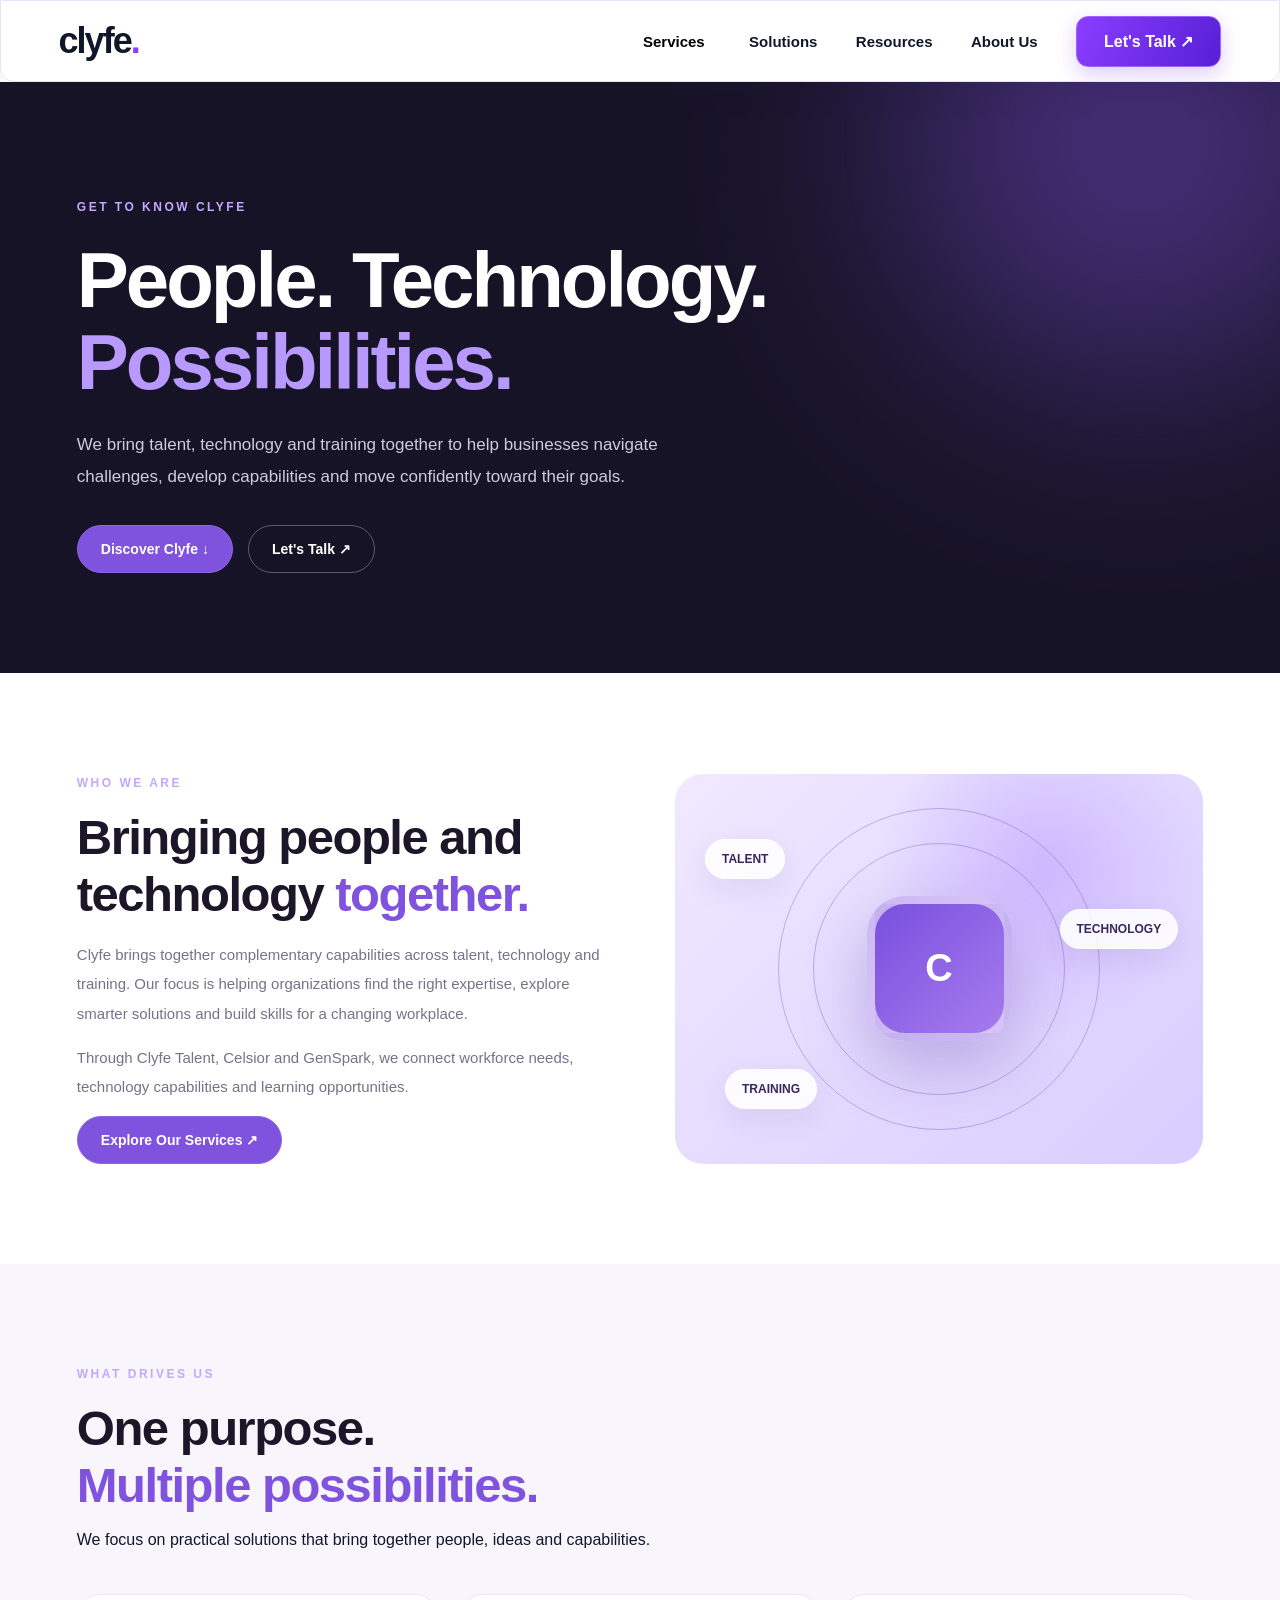
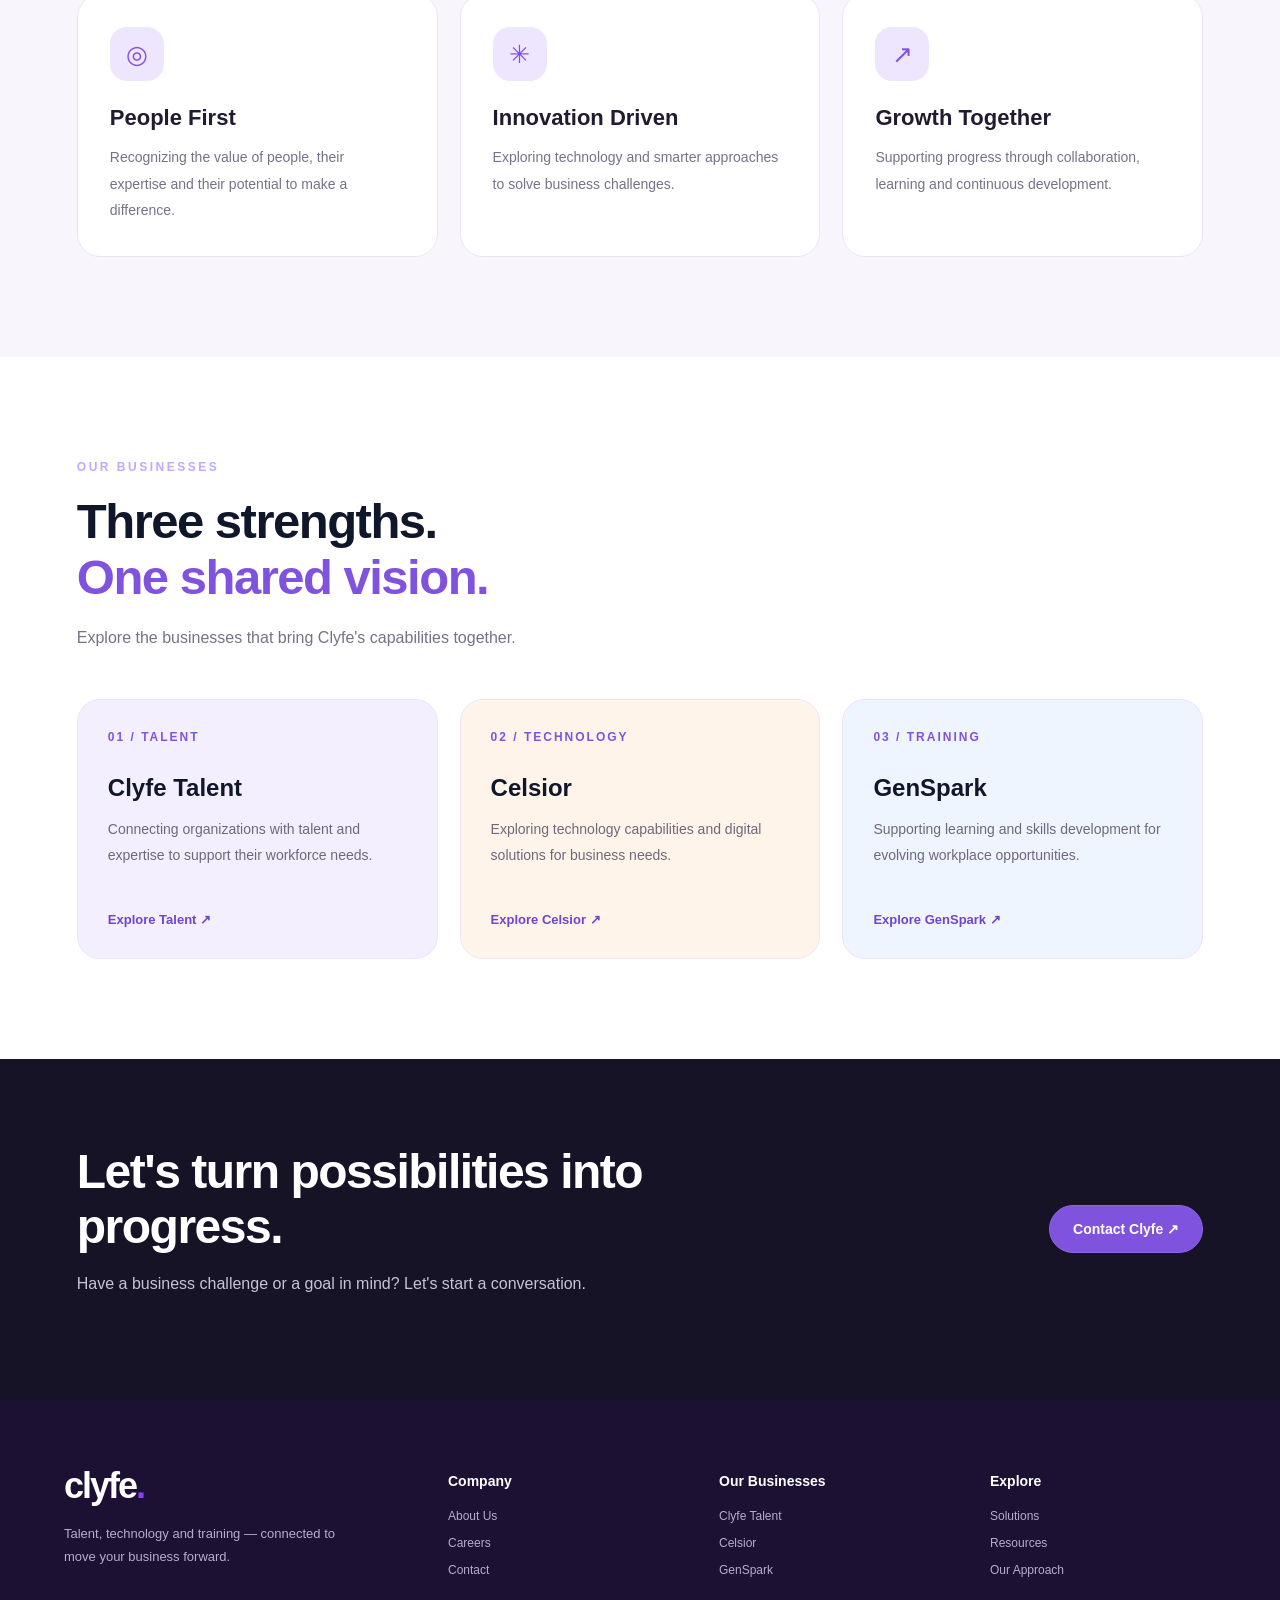
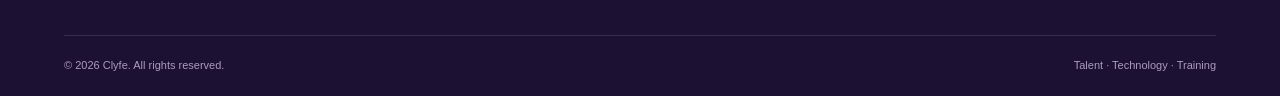
<file: about.html>
<!DOCTYPE html>
<html lang="en">
<head>
    <meta charset="UTF-8">
    <meta name="viewport" content="width=device-width, initial-scale=1.0">

    <title>About Us | Clyfe</title>

    <meta name="description"
          content="Discover Clyfe, where talent, technology and training come together to help businesses move forward.">

    <link rel="stylesheet" href="css/style.css">

    <style>
        /* ABOUT PAGE */

        .about-hero {
            position: relative;
            overflow: hidden;
            padding: 115px 6% 100px;
            background: #171326;
            color: #fff;
        }

        .about-hero::before {
            content: "";
            position: absolute;
            width: 480px;
            height: 480px;
            right: -100px;
            top: -180px;
            border-radius: 50%;
            background: #8053df;
            filter: blur(120px);
            opacity: .45;
        }

        .about-hero-inner {
            position: relative;
            z-index: 1;
            max-width: 1200px;
            margin: auto;
        }

        .about-label {
            display: inline-block;
            color: #c4a8ff;
            font-size: 12px;
            font-weight: 800;
            letter-spacing: 2.5px;
        }

        .about-hero h1 {
            max-width: 900px;
            margin: 25px 0;
            font-size: clamp(42px, 6.5vw, 78px);
            line-height: 1.05;
            letter-spacing: -3px;
        }

        .about-hero h1 span {
            color: #b89aff;
        }

        .about-hero p {
            max-width: 650px;
            color: #d0cadc;
            font-size: 17px;
            line-height: 1.9;
        }

        .about-hero-actions {
            display: flex;
            flex-wrap: wrap;
            gap: 15px;
            margin-top: 32px;
        }

        .about-btn {
            display: inline-flex;
            align-items: center;
            justify-content: center;
            padding: 15px 23px;
            border: 1px solid #8c65e5;
            border-radius: 50px;
            background: #8053df;
            color: white;
            text-decoration: none;
            font-size: 14px;
            font-weight: 700;
            transition: .3s ease;
        }

        .about-btn:hover {
            transform: translateY(-3px);
            background: #966eea;
        }

        .about-btn-outline {
            background: transparent;
            border-color: #625773;
        }

        .about-btn-outline:hover {
            background: #302741;
        }

        /* INTRODUCTION */

        .about-intro {
            padding: 100px 6%;
            background: #fff;
        }

        .about-intro-inner {
            display: grid;
            grid-template-columns: 1fr 1fr;
            align-items: center;
            gap: 70px;
            max-width: 1200px;
            margin: auto;
        }

        .about-intro h2,
        .about-values-heading h2 {
            margin: 18px 0;
            color: #1b1729;
            font-size: clamp(32px, 4vw, 49px);
            line-height: 1.15;
            letter-spacing: -1.5px;
        }

        .about-intro h2 span,
        .about-values-heading h2 span {
            color: #8053df;
        }

        .about-intro p {
            color: #777287;
            font-size: 15px;
            line-height: 1.95;
        }

        .about-visual {
            position: relative;
            display: flex;
            min-height: 390px;
            align-items: center;
            justify-content: center;
            overflow: hidden;
            border-radius: 28px;
            background:
                radial-gradient(circle at 70% 25%, #cdb8ff, transparent 35%),
                linear-gradient(135deg, #f0e9ff, #d9ccff);
        }

        .about-visual::before,
        .about-visual::after {
            content: "";
            position: absolute;
            width: 250px;
            height: 250px;
            border: 1px solid rgba(110, 70, 190, .35);
            border-radius: 50%;
        }

        .about-visual::after {
            width: 320px;
            height: 320px;
        }

        .about-visual-core {
            position: relative;
            z-index: 1;
            display: flex;
            width: 145px;
            height: 145px;
            align-items: center;
            justify-content: center;
            border: 8px solid rgba(255, 255, 255, .55);
            border-radius: 38px;
            background: linear-gradient(135deg, #7950df, #a67bed);
            color: #fff;
            font-size: 38px;
            font-weight: 800;
            box-shadow: 0 25px 65px rgba(80, 48, 155, .28);
            animation: aboutFloat 4s ease-in-out infinite;
        }

        .about-orbit-label {
            position: absolute;
            z-index: 2;
            padding: 12px 16px;
            border: 1px solid #fff;
            border-radius: 50px;
            background: rgba(255, 255, 255, .88);
            color: #39285b;
            font-size: 12px;
            font-weight: 800;
            box-shadow: 0 10px 30px rgba(50, 30, 90, .08);
        }

        .about-orbit-one {
            top: 65px;
            left: 30px;
        }

        .about-orbit-two {
            right: 25px;
            top: 135px;
        }

        .about-orbit-three {
            bottom: 55px;
            left: 50px;
        }

        /* MISSION & VISION */

        .about-values {
            padding: 100px 6%;
            background: #f8f6fc;
        }

        .about-values-inner {
            max-width: 1200px;
            margin: auto;
        }

        .about-values-heading {
            max-width: 700px;
            margin-bottom: 45px;
        }

        .about-values-grid {
            display: grid;
            grid-template-columns: repeat(3, minmax(0, 1fr));
            gap: 22px;
        }

        .about-value-card {
            padding: 32px;
            border: 1px solid #ebe5f5;
            border-radius: 23px;
            background: #fff;
            transition: transform .3s ease, box-shadow .3s ease;
        }

        .about-value-card:hover {
            transform: translateY(-7px);
            box-shadow: 0 20px 45px rgba(46, 27, 85, .09);
        }

        .about-value-icon {
            display: flex;
            width: 54px;
            height: 54px;
            align-items: center;
            justify-content: center;
            margin-bottom: 24px;
            border-radius: 17px;
            background: #eee6ff;
            color: #8053df;
            font-size: 25px;
        }

        .about-value-card h3 {
            margin: 0 0 13px;
            color: #211a30;
            font-size: 22px;
        }

        .about-value-card p {
            margin: 0;
            color: #777287;
            font-size: 14px;
            line-height: 1.9;
        }

        /* THREE BUSINESSES */

        .about-businesses {
            padding: 100px 6%;
            background: #fff;
        }

        .about-businesses-inner {
            max-width: 1200px;
            margin: auto;
        }

        .about-businesses-heading {
            max-width: 720px;
            margin-bottom: 45px;
        }

        .about-businesses-heading h2 {
            margin: 18px 0;
            font-size: clamp(32px, 4vw, 49px);
            line-height: 1.15;
            letter-spacing: -1.5px;
        }

        .about-businesses-heading h2 span {
            color: #8053df;
        }

        .about-businesses-heading p {
            color: #777287;
            line-height: 1.9;
        }

        .about-businesses-grid {
            display: grid;
            grid-template-columns: repeat(3, minmax(0, 1fr));
            gap: 22px;
        }

        .about-business-card {
            padding: 30px;
            border: 1px solid #ebe5f5;
            border-radius: 23px;
            transition: .3s ease;
        }

        .about-business-card:hover {
            transform: translateY(-7px);
            box-shadow: 0 20px 45px rgba(46, 27, 85, .09);
        }

        .about-business-card:nth-child(1) {
            background: #f4efff;
        }

        .about-business-card:nth-child(2) {
            background: #fff4e9;
        }

        .about-business-card:nth-child(3) {
            background: #eef5ff;
        }

        .about-business-number {
            display: block;
            margin-bottom: 30px;
            color: #8053df;
            font-size: 12px;
            font-weight: 800;
            letter-spacing: 2px;
        }

        .about-business-card h3 {
            margin: 0 0 13px;
            font-size: 24px;
        }

        .about-business-card p {
            min-height: 80px;
            color: #6f687d;
            font-size: 14px;
            line-height: 1.9;
        }

        .about-business-card a {
            color: #7045cb;
            font-size: 13px;
            font-weight: 800;
            text-decoration: none;
        }

        /* CONTACT CTA */

        .about-cta {
            padding: 85px 6%;
            background: #171326;
            color: #fff;
        }

        .about-cta-inner {
            display: flex;
            align-items: center;
            justify-content: space-between;
            gap: 35px;
            max-width: 1200px;
            margin: auto;
        }

        .about-cta h2 {
            max-width: 700px;
            margin: 0 0 15px;
            font-size: clamp(32px, 4vw, 48px);
            line-height: 1.15;
            letter-spacing: -1.5px;
        }

        .about-cta p {
            color: #c9c2d6;
            line-height: 1.8;
        }

        @keyframes aboutFloat {
            0%, 100% { transform: translateY(0) rotate(-5deg); }
            50% { transform: translateY(-12px) rotate(5deg); }
        }

        @media (max-width: 850px) {
            .about-intro-inner {
                grid-template-columns: 1fr;
                gap: 35px;
            }

            .about-values-grid,
            .about-businesses-grid {
                grid-template-columns: 1fr;
            }

            .about-cta-inner {
                align-items: flex-start;
                flex-direction: column;
            }

            .about-business-card p {
                min-height: auto;
            }
        }

        @media (max-width: 550px) {
            .about-hero {
                padding: 85px 5%;
            }

            .about-hero h1 {
                letter-spacing: -1.5px;
            }

            .about-intro,
            .about-values,
            .about-businesses {
                padding: 70px 5%;
            }

            .about-visual {
                min-height: 300px;
            }

            .about-visual-core {
                width: 110px;
                height: 110px;
                border-radius: 30px;
                font-size: 30px;
            }

            .about-orbit-one {
                top: 40px;
                left: 12px;
            }

            .about-orbit-two {
                right: 10px;
                top: 110px;
            }

            .about-orbit-three {
                bottom: 30px;
                left: 15px;
            }

            .about-value-card,
            .about-business-card {
                padding: 25px;
            }

            .about-cta {
                padding: 70px 5%;
            }
        }

        @media (prefers-reduced-motion: reduce) {
            .about-visual-core {
                animation: none;
            }

            .about-value-card,
            .about-business-card {
                transition: none;
            }
        }
    </style>
</head>

<body>
     <!-- NAVBAR -->
        <header class="navbar">
            <a href="index.html" class="logo">clyfe<span>.</span></a>

            <button class="mobile-toggle" id="menuButton" aria-label="Open menu"
                aria-expanded="false">☰</button>

            <nav class="nav-links" id="navLinks">
                <div class="nav-dropdown">
                    <button id="servicesButton" class="nav-link">Services
                    </button>
                    <div class="dropdown-menu" id="servicesMenu">
                        <a href="talent.html"><b>Clyfe Talent</b><small>People
                                and workforce solutions</small></a>
                        <a href="celsior.html"><b>Celsior</b><small>Technology
                                and innovation</small></a>
                        <a href="genspark.html"><b>GenSpark</b><small>Training
                                and skills</small></a>
                    </div>
                </div>
                <a class="nav-link" href="solutions.html">Solutions</a>
                <a class="nav-link" href="resources.html">Resources</a>
                <a class="nav-link" href="about.html">About Us</a>
                <a class="nav-cta" href="contact.html">Let's Talk ↗</a>
            </nav>
        </header>
    <!-- HERO -->
    <section class="about-hero">
        <div class="about-hero-inner">
            <span class="about-label">GET TO KNOW CLYFE</span>

            <h1>
                People. Technology.<br>
                <span>Possibilities.</span>
            </h1>

            <p>
                We bring talent, technology and training together to help
                businesses navigate challenges, develop capabilities and
                move confidently toward their goals.
            </p>

            <div class="about-hero-actions">
                <a href="#our-story" class="about-btn">
                    Discover Clyfe ↓
                </a>

                <a href="contact.html" class="about-btn about-btn-outline">
                    Let's Talk ↗
                </a>
            </div>
        </div>
    </section>

    <!-- ABOUT CLYFE -->
    <section class="about-intro" id="our-story">
        <div class="about-intro-inner">

            <div>
                <span class="about-label">WHO WE ARE</span>

                <h2>
                    Bringing people and technology
                    <span>together.</span>
                </h2>

                <p>
                    Clyfe brings together complementary capabilities across
                    talent, technology and training. Our focus is helping
                    organizations find the right expertise, explore smarter
                    solutions and build skills for a changing workplace.
                </p>

                <p>
                    Through Clyfe Talent, Celsior and GenSpark, we connect
                    workforce needs, technology capabilities and learning
                    opportunities.
                </p>

                <a href="services.html" class="about-btn">
                    Explore Our Services ↗
                </a>
            </div>

            <div class="about-visual">
                <span class="about-orbit-label about-orbit-one">TALENT</span>
                <span class="about-orbit-label about-orbit-two">TECHNOLOGY</span>
                <span class="about-orbit-label about-orbit-three">TRAINING</span>

                <div class="about-visual-core">C</div>
            </div>

        </div>
    </section>

    <!-- MISSION AND VALUES -->
    <section class="about-values">
        <div class="about-values-inner">

            <div class="about-values-heading">
                <span class="about-label">WHAT DRIVES US</span>

                <h2>
                    One purpose.<br>
                    <span>Multiple possibilities.</span>
                </h2>

                <p>
                    We focus on practical solutions that bring together
                    people, ideas and capabilities.
                </p>
            </div>

            <div class="about-values-grid">

                <article class="about-value-card">
                    <div class="about-value-icon">◎</div>
                    <h3>People First</h3>
                    <p>
                        Recognizing the value of people, their expertise
                        and their potential to make a difference.
                    </p>
                </article>

                <article class="about-value-card">
                    <div class="about-value-icon">✳</div>
                    <h3>Innovation Driven</h3>
                    <p>
                        Exploring technology and smarter approaches to
                        solve business challenges.
                    </p>
                </article>

                <article class="about-value-card">
                    <div class="about-value-icon">↗</div>
                    <h3>Growth Together</h3>
                    <p>
                        Supporting progress through collaboration,
                        learning and continuous development.
                    </p>
                </article>

            </div>
        </div>
    </section>

    <!-- OUR BUSINESSES -->
    <section class="about-businesses">
        <div class="about-businesses-inner">

            <div class="about-businesses-heading">
                <span class="about-label">OUR BUSINESSES</span>

                <h2>
                    Three strengths.<br>
                    <span>One shared vision.</span>
                </h2>

                <p>
                    Explore the businesses that bring Clyfe's capabilities
                    together.
                </p>
            </div>

            <div class="about-businesses-grid">

                <article class="about-business-card">
                    <span class="about-business-number">01 / TALENT</span>
                    <h3>Clyfe Talent</h3>
                    <p>
                        Connecting organizations with talent and expertise
                        to support their workforce needs.
                    </p>
                    <a href="talent.html">Explore Talent ↗</a>
                </article>

                <article class="about-business-card">
                    <span class="about-business-number">02 / TECHNOLOGY</span>
                    <h3>Celsior</h3>
                    <p>
                        Exploring technology capabilities and digital
                        solutions for business needs.
                    </p>
                    <a href="celsior.html">Explore Celsior ↗</a>
                </article>

                <article class="about-business-card">
                    <span class="about-business-number">03 / TRAINING</span>
                    <h3>GenSpark</h3>
                    <p>
                        Supporting learning and skills development for
                        evolving workplace opportunities.
                    </p>
                    <a href="genspark.html">Explore GenSpark ↗</a>
                </article>

            </div>
        </div>
    </section>

    <!-- CONTACT CTA -->
    <section class="about-cta">
        <div class="about-cta-inner">

            <div>
                <h2>Let's turn possibilities into progress.</h2>
                <p>
                    Have a business challenge or a goal in mind?
                    Let's start a conversation.
                </p>
            </div>

            <a href="contact.html" class="about-btn">
                Contact Clyfe ↗
            </a>

        </div>
    </section>
     <!-- FOOTER -->
        <footer class="footer">
            <div class="footer-main">
                <div class="footer-about">
                    <a href="index.html"
                        class="logo footer-logo">clyfe<span>.</span></a>
                    <p>Talent, technology and training — connected to move your
                        business forward.</p>
                </div>
                <div><h4>Company</h4><a href="about.html">About Us</a><a
                        href="careers.html">Careers</a><a
                        href="contact.html">Contact</a></div>
                <div><h4>Our Businesses</h4><a href="talent.html">Clyfe
                        Talent</a><a href="celsior.html">Celsior</a><a
                        href="genspark.html">GenSpark</a></div>
                <div><h4>Explore</h4><a href="solutions.html">Solutions</a><a
                        href="resources.html">Resources</a><a
                        href="approach.html">Our Approach</a></div>
            </div>
            <div class="footer-bottom"><span>© 2026 Clyfe. All rights
                    reserved.</span><span>Talent · Technology ·
                    Training</span></div>
        </footer>

    <script src="js/script.js"></script>

</body>
</html>
</file>
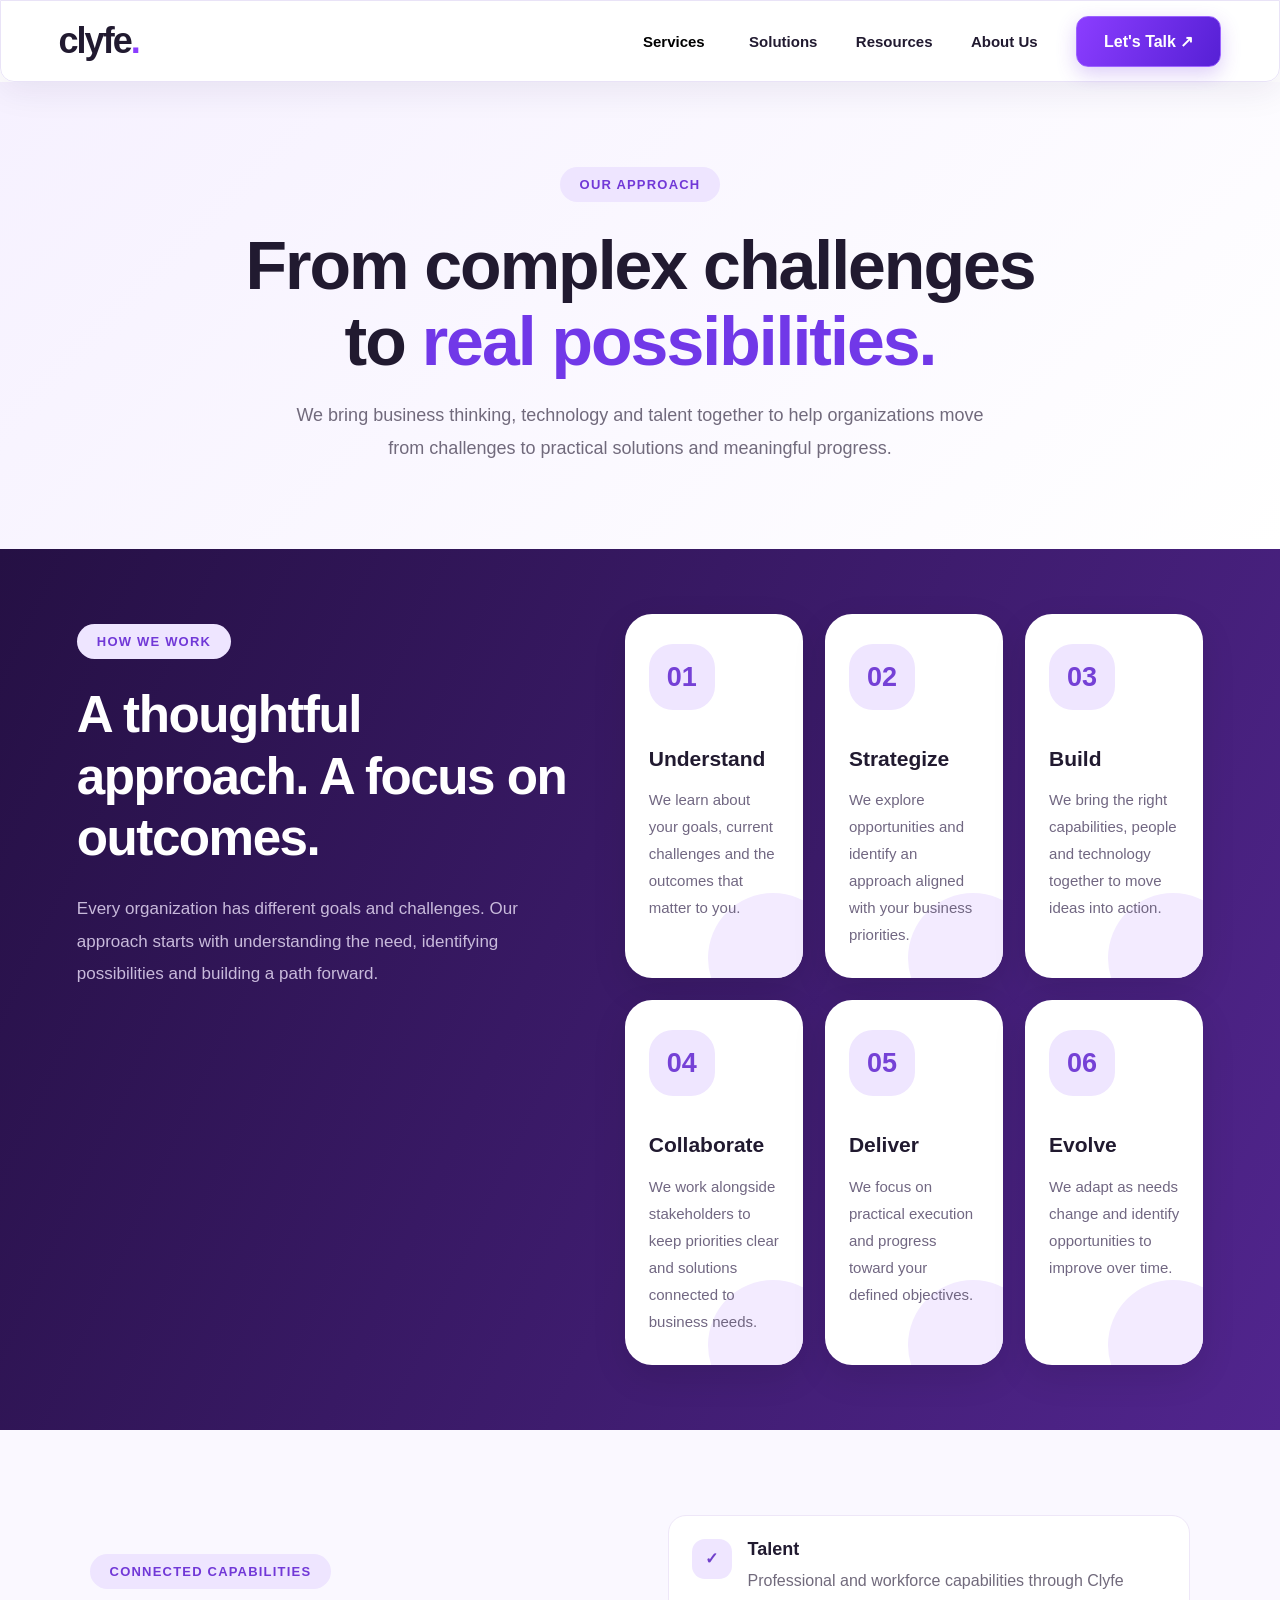
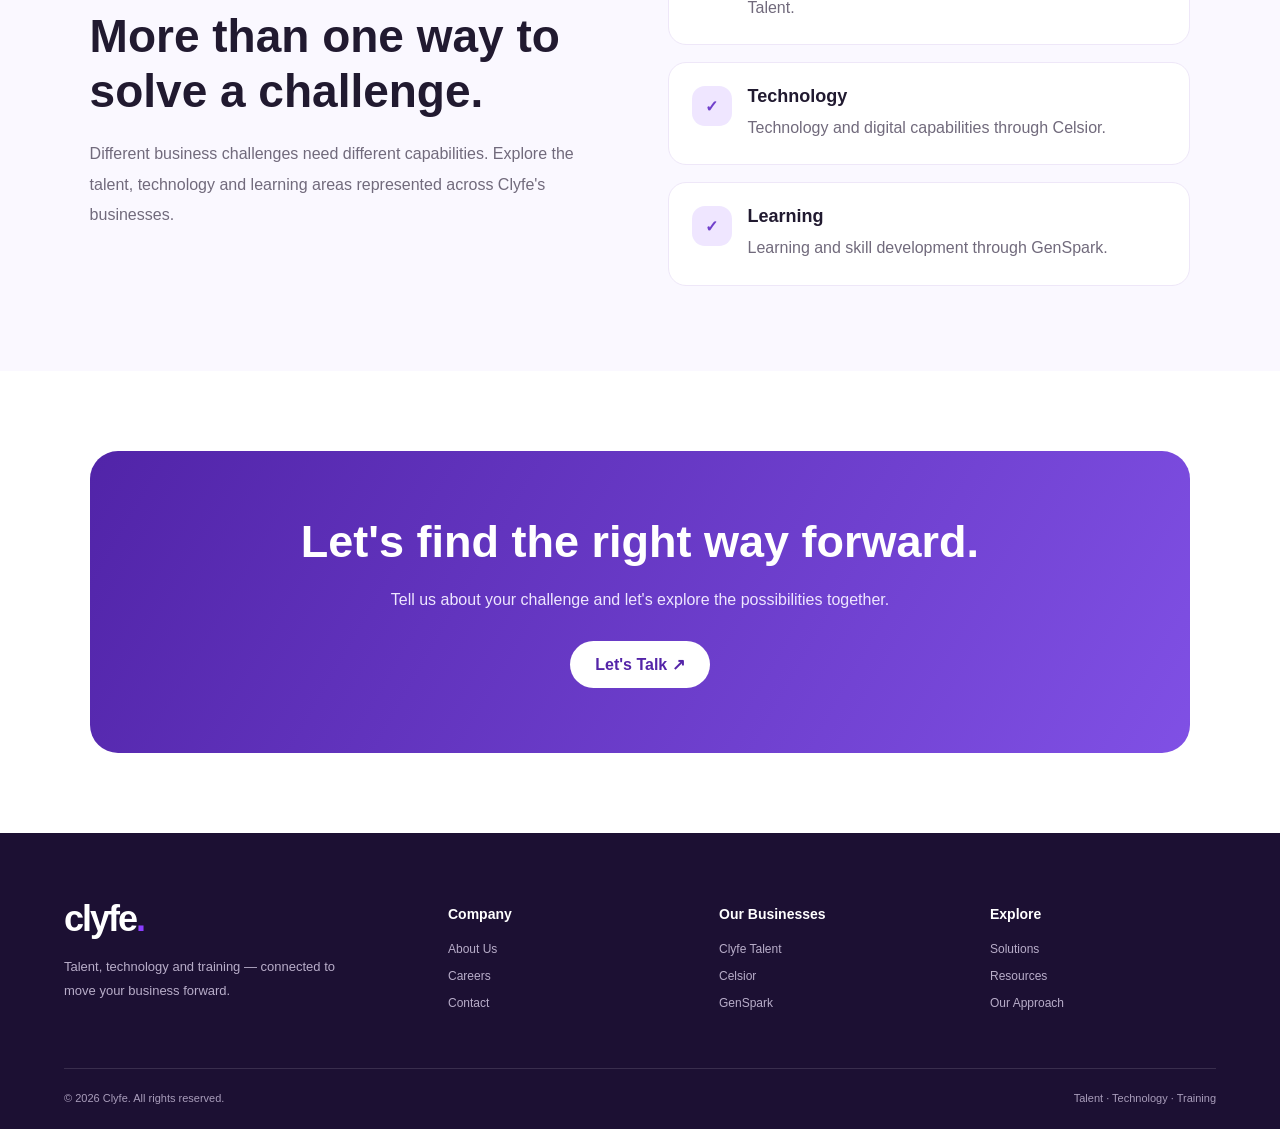
<file: approach.html>
<!DOCTYPE html>
<html lang="en">
<head>
    <meta charset="UTF-8">
    <meta name="viewport" content="width=device-width, initial-scale=1.0">
    <title>Our Approach | Clyfe</title>
    <link rel="stylesheet" href="css/style.css">

    <style>
        .approach-page {
            --purple: #7138e8;
            --dark: #211a30;
            --muted: #716a7c;
            color: var(--dark);
            overflow-x: clip;
        }

        .approach-page * {
            box-sizing: border-box;
        }

        /* HERO */
        .approach-hero {
            padding: 85px 7%;
            text-align: center;
            background: linear-gradient(135deg, #f6f1ff, #fff);
        }

        .approach-tag {
            display: inline-block;
            padding: 10px 20px;
            border-radius: 50px;
            background: #eee5ff;
            color: #7138d7;
            font-size: 13px;
            font-weight: 800;
            letter-spacing: 1.2px;
            text-transform: uppercase;
        }

        .approach-hero h1 {
            max-width: 950px;
            margin: 25px auto 20px;
            font-size: clamp(38px, 5.5vw, 68px);
            line-height: 1.12;
            letter-spacing: -2px;
        }

        .approach-hero h1 span {
            color: var(--purple);
        }

        .approach-hero p {
            max-width: 700px;
            margin: auto;
            color: var(--muted);
            font-size: 18px;
            line-height: 1.8;
        }

        /* PURPLE PROCESS SECTION */
        .approach-process {
            padding: 65px 6%;
            background: linear-gradient(115deg, #251044, #51258e);
            color: #fff;
        }

        .approach-process-inner {
            display: grid;
            grid-template-columns: minmax(0, 1fr) minmax(0, 1.15fr);
            align-items: start;
            gap: 45px;
            max-width: 1500px;
            margin: auto;
        }

        .approach-intro {
            min-width: 0;
            padding-top: 10px;
        }

        .approach-intro h2 {
            margin: 25px 0;
            font-size: clamp(34px, 4vw, 58px);
            line-height: 1.2;
            letter-spacing: -1.5px;
        }

        .approach-intro > p {
            max-width: 650px;
            color: #c8badb;
            font-size: 17px;
            line-height: 1.9;
        }

        /* IMPORTANT: equal-width cards */
        .approach-cards {
            display: grid;
            grid-template-columns: repeat(3, minmax(0, 1fr));
            align-items: stretch;
            gap: 22px;
            min-width: 0;
        }

        .approach-card {
            position: relative;
            display: flex;
            flex-direction: column;
            min-width: 0;
            min-height: 330px;
            padding: 30px 24px;
            overflow: hidden;
            border-radius: 27px;
            background: #fff;
            color: var(--dark);
            box-shadow: 0 12px 35px rgba(0, 0, 0, .1);
            transition: transform .35s ease, box-shadow .35s ease;
            animation: approachFadeUp .7s ease both;
        }

        .approach-card:nth-child(2) { animation-delay: .1s; }
        .approach-card:nth-child(3) { animation-delay: .2s; }
        .approach-card:nth-child(4) { animation-delay: .3s; }
        .approach-card:nth-child(5) { animation-delay: .4s; }
        .approach-card:nth-child(6) { animation-delay: .5s; }

        .approach-card:hover {
            transform: translateY(-8px);
            box-shadow: 0 22px 45px rgba(0, 0, 0, .2);
        }

        .approach-card::after {
            content: "";
            position: absolute;
            right: -35px;
            bottom: -45px;
            width: 130px;
            height: 130px;
            border-radius: 50%;
            background: #f3ebff;
            transition: transform .4s ease;
        }

        .approach-card:hover::after {
            transform: scale(1.3);
        }

        .approach-number {
            position: relative;
            z-index: 1;
            display: grid;
            place-items: center;
            flex-shrink: 0;
            width: 66px;
            height: 66px;
            margin-bottom: 35px;
            border-radius: 24px;
            background: #efe6ff;
            color: #7541d6;
            font-size: 27px;
            font-weight: 800;
        }

        .approach-card h3 {
            position: relative;
            z-index: 1;
            margin: 0 0 13px;
            font-size: 21px;
            line-height: 1.35;
        }

        .approach-card p {
            position: relative;
            z-index: 1;
            margin: 0;
            color: #716782;
            font-size: 15px;
            line-height: 1.8;
            overflow-wrap: break-word;
            word-break: normal;
        }

        /* CONNECTED CAPABILITIES */
        .approach-capabilities {
            padding: 85px 7%;
            background: #faf8ff;
        }

        .approach-capabilities-inner {
            display: grid;
            grid-template-columns: minmax(0, 1fr) minmax(0, 1fr);
            align-items: center;
            gap: 55px;
            max-width: 1250px;
            margin: auto;
        }

        .approach-capabilities h2 {
            margin: 20px 0;
            font-size: clamp(32px, 4vw, 46px);
            line-height: 1.2;
        }

        .approach-capabilities .intro-text {
            color: var(--muted);
            line-height: 1.9;
        }

        .approach-capability-list {
            display: grid;
            gap: 17px;
        }

        .approach-capability {
            display: flex;
            align-items: flex-start;
            gap: 16px;
            padding: 23px;
            border: 1px solid #eee7f8;
            border-radius: 18px;
            background: #fff;
            transition: transform .3s ease, box-shadow .3s ease;
        }

        .approach-capability:hover {
            transform: translateX(6px);
            box-shadow: 0 12px 30px rgba(49, 28, 83, .08);
        }

        .approach-check {
            display: grid;
            place-items: center;
            flex: 0 0 40px;
            width: 40px;
            height: 40px;
            border-radius: 13px;
            background: #efe6ff;
            color: #7040cb;
            font-weight: 800;
        }

        .approach-capability h3 {
            margin: 0 0 7px;
            font-size: 18px;
        }

        .approach-capability p {
            margin: 0;
            color: var(--muted);
            line-height: 1.7;
        }

        /* CTA */
        .approach-cta {
            margin: 80px 7%;
            padding: 65px 25px;
            border-radius: 28px;
            background: linear-gradient(120deg, #5124a8, #8050e5);
            color: #fff;
            text-align: center;
        }

        .approach-cta h2 {
            margin: 0 0 18px;
            font-size: clamp(30px, 4vw, 45px);
        }

        .approach-cta p {
            max-width: 650px;
            margin: auto;
            color: #eee6ff;
            line-height: 1.8;
        }

        .approach-cta a {
            display: inline-block;
            margin-top: 27px;
            padding: 14px 25px;
            border-radius: 30px;
            background: #fff;
            color: #5424a8;
            font-weight: 700;
            text-decoration: none;
            transition: transform .3s ease;
        }

        .approach-cta a:hover {
            transform: translateY(-4px);
        }

        @keyframes approachFadeUp {
            from {
                opacity: 0;
                transform: translateY(25px);
            }
            to {
                opacity: 1;
                transform: translateY(0);
            }
        }

        /* TABLET */
        @media (max-width: 1150px) {
            .approach-process-inner {
                grid-template-columns: 1fr;
                gap: 35px;
            }

            .approach-intro {
                max-width: 850px;
            }

            .approach-card {
                min-height: 280px;
            }
        }

        @media (max-width: 800px) {
            .approach-cards {
                grid-template-columns: repeat(2, minmax(0, 1fr));
            }

            .approach-capabilities-inner {
                grid-template-columns: 1fr;
                gap: 30px;
            }
        }

        /* MOBILE */
        @media (max-width: 520px) {
            .approach-hero {
                padding: 65px 6%;
            }

            .approach-hero h1 {
                letter-spacing: -1.4px;
            }

            .approach-hero p {
                font-size: 16px;
            }

            .approach-process {
                padding: 50px 5%;
            }

            .approach-cards {
                grid-template-columns: 1fr;
            }

            .approach-card {
                min-height: 0;
                padding: 26px;
            }

            .approach-number {
                margin-bottom: 25px;
            }

            .approach-capabilities {
                padding: 55px 6%;
            }

            .approach-cta {
                margin: 55px 5%;
                padding: 42px 20px;
            }
        }

        @media (prefers-reduced-motion: reduce) {
            .approach-page *,
            .approach-page *::before,
            .approach-page *::after {
                animation: none !important;
                transition: none !important;
            }
        }
    </style>
</head>

<body>
<div class="approach-page">

    <!-- ORIGINAL HEADER -->
    <header class="navbar">
        <a href="index.html" class="logo">clyfe<span>.</span></a>

        <button class="mobile-toggle" id="menuButton"
                aria-label="Open menu" aria-expanded="false">☰</button>

        <nav class="nav-links" id="navLinks">
            <div class="nav-dropdown">
                <button id="servicesButton" class="nav-link"
                        type="button">Services</button>

                <div class="dropdown-menu" id="servicesMenu">
                    <a href="talent.html">
                        <b>Clyfe Talent</b>
                        <small>People and workforce solutions</small>
                    </a>
                    <a href="celsior.html">
                        <b>Celsior</b>
                        <small>Technology and innovation</small>
                    </a>
                    <a href="genspark.html">
                        <b>GenSpark</b>
                        <small>Training and skills</small>
                    </a>
                </div>
            </div>

            <a class="nav-link" href="solutions.html">Solutions</a>
            <a class="nav-link" href="resources.html">Resources</a>
            <a class="nav-link" href="about.html">About Us</a>
            <a class="nav-cta" href="contact.html">Let's Talk ↗</a>
        </nav>
    </header>

    <!-- HERO -->
    <section class="approach-hero">
        <span class="approach-tag">Our Approach</span>

        <h1>
            From complex challenges<br>
            to <span>real possibilities.</span>
        </h1>

        <p>
            We bring business thinking, technology and talent together
            to help organizations move from challenges to practical
            solutions and meaningful progress.
        </p>
    </section>

    <!-- APPROACH PROCESS -->
    <section class="approach-process">
        <div class="approach-process-inner">

            <div class="approach-intro">
                <span class="approach-tag">How We Work</span>

                <h2>A thoughtful approach. A focus on outcomes.</h2>

                <p>
                    Every organization has different goals and challenges.
                    Our approach starts with understanding the need,
                    identifying possibilities and building a path forward.
                </p>
            </div>

            <div class="approach-cards">

                <article class="approach-card">
                    <div class="approach-number">01</div>
                    <h3>Understand</h3>
                    <p>
                        We learn about your goals, current challenges
                        and the outcomes that matter to you.
                    </p>
                </article>

                <article class="approach-card">
                    <div class="approach-number">02</div>
                    <h3>Strategize</h3>
                    <p>
                        We explore opportunities and identify an approach
                        aligned with your business priorities.
                    </p>
                </article>

                <article class="approach-card">
                    <div class="approach-number">03</div>
                    <h3>Build</h3>
                    <p>
                        We bring the right capabilities, people and
                        technology together to move ideas into action.
                    </p>
                </article>

                <article class="approach-card">
                    <div class="approach-number">04</div>
                    <h3>Collaborate</h3>
                    <p>
                        We work alongside stakeholders to keep priorities
                        clear and solutions connected to business needs.
                    </p>
                </article>

                <article class="approach-card">
                    <div class="approach-number">05</div>
                    <h3>Deliver</h3>
                    <p>
                        We focus on practical execution and progress
                        toward your defined objectives.
                    </p>
                </article>

                <article class="approach-card">
                    <div class="approach-number">06</div>
                    <h3>Evolve</h3>
                    <p>
                        We adapt as needs change and identify
                        opportunities to improve over time.
                    </p>
                </article>

            </div>
        </div>
    </section>

    <!-- CONNECTED CAPABILITIES -->
    <section class="approach-capabilities">
        <div class="approach-capabilities-inner">

            <div>
                <span class="approach-tag">Connected Capabilities</span>

                <h2>More than one way to solve a challenge.</h2>

                <p class="intro-text">
                    Different business challenges need different
                    capabilities. Explore the talent, technology and
                    learning areas represented across Clyfe's businesses.
                </p>
            </div>

            <div class="approach-capability-list">

                <article class="approach-capability">
                    <div class="approach-check">✓</div>
                    <div>
                        <h3>Talent</h3>
                        <p>
                            Professional and workforce capabilities
                            through Clyfe Talent.
                        </p>
                    </div>
                </article>

                <article class="approach-capability">
                    <div class="approach-check">✓</div>
                    <div>
                        <h3>Technology</h3>
                        <p>
                            Technology and digital capabilities
                            through Celsior.
                        </p>
                    </div>
                </article>

                <article class="approach-capability">
                    <div class="approach-check">✓</div>
                    <div>
                        <h3>Learning</h3>
                        <p>
                            Learning and skill development
                            through GenSpark.
                        </p>
                    </div>
                </article>

            </div>
        </div>
    </section>

    <!-- CTA -->
    <section class="approach-cta">
        <h2>Let's find the right way forward.</h2>
        <p>
            Tell us about your challenge and let's explore
            the possibilities together.
        </p>
        <a href="contact.html">Let's Talk ↗</a>
    </section>

    <!-- ORIGINAL FOOTER -->
    <footer class="footer">
        <div class="footer-main">

            <div class="footer-about">
                <a href="index.html" class="logo footer-logo">
                    clyfe<span>.</span>
                </a>
                <p>
                    Talent, technology and training — connected
                    to move your business forward.
                </p>
            </div>

            <div>
                <h4>Company</h4>
                <a href="about.html">About Us</a>
                <a href="careers.html">Careers</a>
                <a href="contact.html">Contact</a>
            </div>

            <div>
                <h4>Our Businesses</h4>
                <a href="talent.html">Clyfe Talent</a>
                <a href="celsior.html">Celsior</a>
                <a href="genspark.html">GenSpark</a>
            </div>

            <div>
                <h4>Explore</h4>
                <a href="solutions.html">Solutions</a>
                <a href="resources.html">Resources</a>
                <a href="approach.html">Our Approach</a>
            </div>

        </div>

        <div class="footer-bottom">
            <span>© 2026 Clyfe. All rights reserved.</span>
            <span>Talent · Technology · Training</span>
        </div>
    </footer>

</div>

<script src="js/script.js"></script>
</body>
</html>
</file>
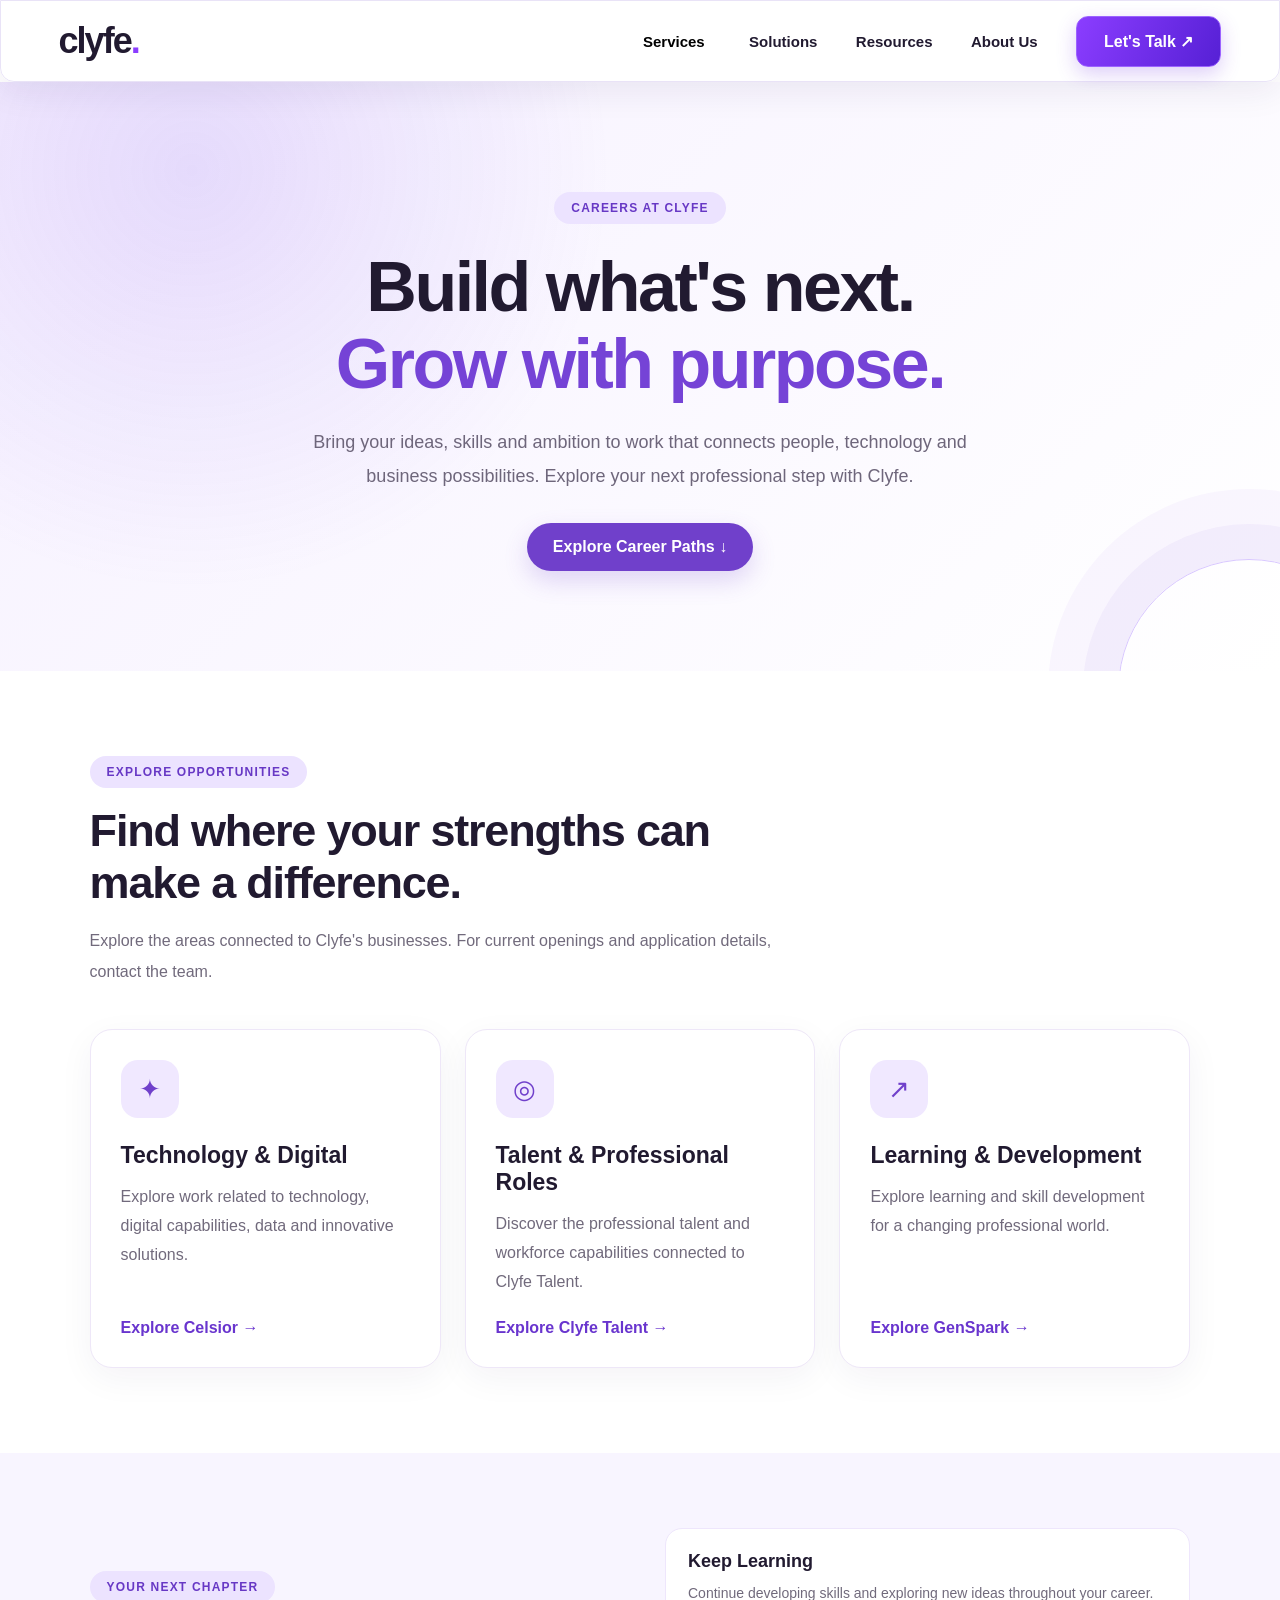
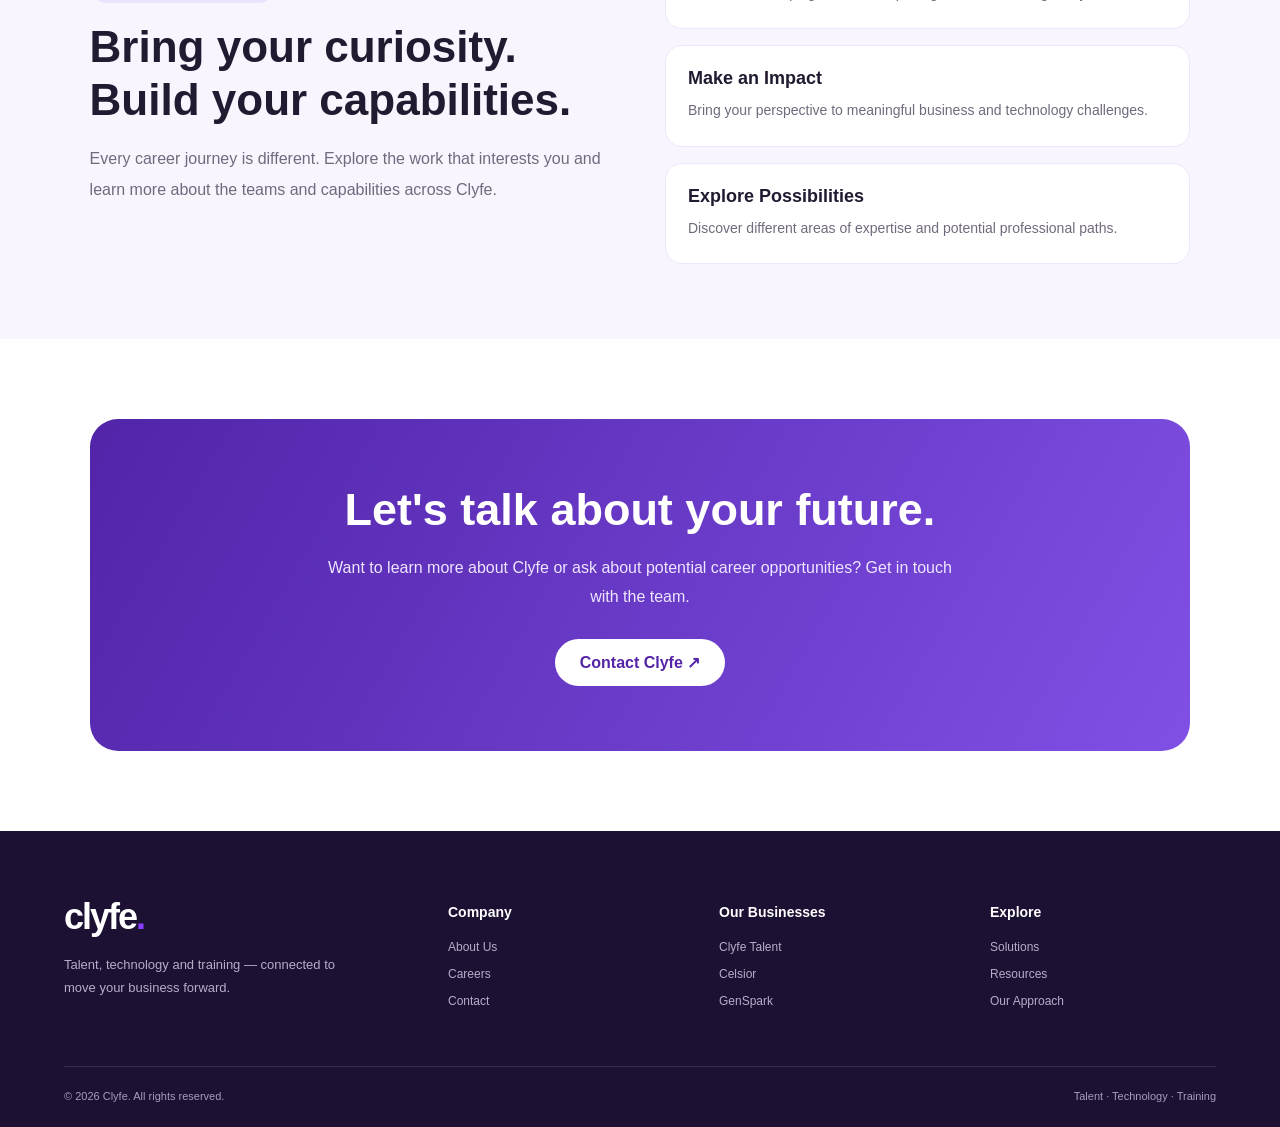
<file: careers.html>
<!DOCTYPE html>
<html lang="en">
<head>
    <meta charset="UTF-8">
    <meta name="viewport" content="width=device-width, initial-scale=1.0">

    <title>Careers | Clyfe</title>
    <link rel="stylesheet" href="css/style.css">

    <style>
        .careers-page {
            color: #211a30;
            overflow-x: clip;
        }

        .careers-hero {
            position: relative;
            overflow: hidden;
            padding: 110px 7% 100px;
            text-align: center;
            background:
                radial-gradient(circle at 15% 15%,
                    rgba(125, 75, 235, .15), transparent 35%),
                linear-gradient(135deg, #f6f1ff, #fff);
        }

        .careers-hero::before {
            content: "";
            position: absolute;
            width: 260px;
            height: 260px;
            right: -100px;
            bottom: -150px;
            border: 1px solid #d9c8ff;
            border-radius: 50%;
            box-shadow: 0 0 0 35px rgba(117, 67, 214, .05),
                        0 0 0 70px rgba(117, 67, 214, .04);
            animation: careersRotate 18s linear infinite;
        }

        .careers-hero-content {
            position: relative;
            z-index: 1;
            max-width: 900px;
            margin: auto;
            animation: careersEnter .8s ease both;
        }

        .careers-tag {
            display: inline-block;
            padding: 9px 17px;
            border-radius: 40px;
            background: #ece3ff;
            color: #6738c5;
            font-size: 12px;
            font-weight: 800;
            letter-spacing: 1.2px;
            text-transform: uppercase;
        }

        .careers-hero h1 {
            margin: 25px 0 22px;
            font-size: clamp(40px, 6vw, 70px);
            line-height: 1.1;
            letter-spacing: -2.5px;
        }

        .careers-hero h1 span {
            color: #7543d6;
        }

        .careers-hero p {
            max-width: 690px;
            margin: auto;
            color: #6e667b;
            font-size: 18px;
            line-height: 1.9;
        }

        .careers-button {
            display: inline-block;
            margin-top: 30px;
            padding: 15px 26px;
            border-radius: 40px;
            background: #7040cb;
            color: #fff;
            font-weight: 700;
            text-decoration: none;
            box-shadow: 0 10px 25px rgba(112, 64, 203, .2);
            transition: transform .3s ease,
                        box-shadow .3s ease;
        }

        .careers-button:hover {
            transform: translateY(-4px);
            box-shadow: 0 16px 32px rgba(112, 64, 203, .3);
        }

        .careers-section {
            padding: 85px 7%;
        }

        .careers-heading {
            max-width: 730px;
            margin-bottom: 42px;
        }

        .careers-heading h2 {
            margin: 17px 0;
            font-size: clamp(30px, 4vw, 45px);
            letter-spacing: -1.2px;
        }

        .careers-heading p {
            color: #716a7c;
            line-height: 1.9;
        }

        .careers-grid {
            display: grid;
            grid-template-columns: repeat(3, minmax(0, 1fr));
            gap: 24px;
        }

        .career-card {
            display: flex;
            flex-direction: column;
            min-height: 315px;
            padding: 30px;
            border: 1px solid #eee7f8;
            border-radius: 22px;
            background: #fff;
            box-shadow: 0 10px 35px rgba(49, 28, 83, .05);
            transition: transform .35s ease,
                        box-shadow .35s ease,
                        border-color .35s ease;
        }

        .career-card:hover {
            transform: translateY(-8px);
            border-color: #d9c7ff;
            box-shadow: 0 22px 45px rgba(49, 28, 83, .12);
        }

        .career-icon {
            display: grid;
            place-items: center;
            width: 58px;
            height: 58px;
            margin-bottom: 24px;
            border-radius: 17px;
            background: #f0e8ff;
            color: #7040cb;
            font-size: 26px;
            transition: transform .35s ease;
        }

        .career-card:hover .career-icon {
            transform: rotate(-7deg) scale(1.08);
        }

        .career-card h3 {
            margin: 0 0 14px;
            font-size: 23px;
        }

        .career-card p {
            margin: 0 0 22px;
            color: #716a7c;
            line-height: 1.8;
        }

        .career-card a {
            margin-top: auto;
            color: #6935ce;
            font-weight: 700;
            text-decoration: none;
        }

        .career-card a:hover {
            text-decoration: underline;
        }

        .careers-values {
            padding: 75px 7%;
            background: #f8f5ff;
        }

        .careers-values-inner {
            display: grid;
            grid-template-columns: 1fr 1fr;
            align-items: center;
            gap: 50px;
            max-width: 1200px;
            margin: auto;
        }

        .careers-values h2 {
            margin: 18px 0;
            font-size: clamp(30px, 4vw, 44px);
            line-height: 1.2;
        }

        .careers-values p {
            color: #716a7c;
            line-height: 1.9;
        }

        .careers-value-list {
            display: grid;
            gap: 16px;
        }

        .careers-value-item {
            padding: 22px;
            border: 1px solid #eee6fc;
            border-radius: 17px;
            background: #fff;
            transition: transform .3s ease;
        }

        .careers-value-item:hover {
            transform: translateX(6px);
        }

        .careers-value-item h3 {
            margin: 0 0 8px;
            font-size: 18px;
        }

        .careers-value-item p {
            margin: 0;
            font-size: 14px;
        }

        .careers-cta {
            margin: 80px 7%;
            padding: 65px 25px;
            border-radius: 28px;
            background: linear-gradient(120deg, #5124a8, #8050e5);
            color: #fff;
            text-align: center;
        }

        .careers-cta h2 {
            margin: 0 0 18px;
            font-size: clamp(30px, 4vw, 45px);
        }

        .careers-cta p {
            max-width: 650px;
            margin: auto;
            color: #eee6ff;
            line-height: 1.8;
        }

        .careers-cta a {
            display: inline-block;
            margin-top: 27px;
            padding: 14px 25px;
            border-radius: 30px;
            background: #fff;
            color: #5424a8;
            font-weight: 700;
            text-decoration: none;
            transition: transform .3s ease;
        }

        .careers-cta a:hover {
            transform: translateY(-4px);
        }

        @keyframes careersEnter {
            from {
                opacity: 0;
                transform: translateY(25px);
            }
            to {
                opacity: 1;
                transform: translateY(0);
            }
        }

        @keyframes careersRotate {
            from { transform: rotate(0deg); }
            to { transform: rotate(360deg); }
        }

        @media (max-width: 900px) {
            .careers-grid {
                grid-template-columns: repeat(2, minmax(0, 1fr));
            }

            .careers-values-inner {
                grid-template-columns: 1fr;
                gap: 25px;
            }
        }

        @media (max-width: 600px) {
            .careers-hero {
                padding: 75px 6%;
            }

            .careers-hero h1 {
                letter-spacing: -1.4px;
            }

            .careers-hero p {
                font-size: 16px;
            }

            .careers-section {
                padding: 55px 6%;
            }

            .careers-grid {
                grid-template-columns: 1fr;
            }

            .career-card {
                min-height: 275px;
            }

            .careers-values {
                padding: 55px 6%;
            }

            .careers-cta {
                margin: 55px 5%;
                padding: 45px 22px;
            }
        }

        @media (prefers-reduced-motion: reduce) {
            .careers-page *,
            .careers-page *::before,
            .careers-page *::after {
                animation-duration: .01ms !important;
                animation-iteration-count: 1 !important;
                transition-duration: .01ms !important;
            }
        }
    </style>
</head>

<body>
<div class="careers-page">

     <!-- NAVBAR -->
        <header class="navbar">
            <a href="index.html" class="logo">clyfe<span>.</span></a>

            <button class="mobile-toggle" id="menuButton" aria-label="Open menu"
                aria-expanded="false">☰</button>

            <nav class="nav-links" id="navLinks">
                <div class="nav-dropdown">
                    <button id="servicesButton" class="nav-link">Services
                    </button>
                    <div class="dropdown-menu" id="servicesMenu">
                        <a href="talent.html"><b>Clyfe Talent</b><small>People
                                and workforce solutions</small></a>
                        <a href="celsior.html"><b>Celsior</b><small>Technology
                                and innovation</small></a>
                        <a href="genspark.html"><b>GenSpark</b><small>Training
                                and skills</small></a>
                    </div>
                </div>
                <a class="nav-link" href="solutions.html">Solutions</a>
                <a class="nav-link" href="resources.html">Resources</a>
                <a class="nav-link" href="about.html">About Us</a>
                <a class="nav-cta" href="contact.html">Let's Talk ↗</a>
            </nav>
        </header>

    <section class="careers-hero">
        <div class="careers-hero-content">
            <span class="careers-tag">Careers at Clyfe</span>

            <h1>
                Build what's next.<br>
                <span>Grow with purpose.</span>
            </h1>

            <p>
                Bring your ideas, skills and ambition to work that
                connects people, technology and business possibilities.
                Explore your next professional step with Clyfe.
            </p>

            <a class="careers-button" href="#career-paths">
                Explore Career Paths ↓
            </a>
        </div>
    </section>

    <section class="careers-section" id="career-paths">
        <div class="careers-heading">
            <span class="careers-tag">Explore Opportunities</span>
            <h2>Find where your strengths can make a difference.</h2>
            <p>
                Explore the areas connected to Clyfe's businesses.
                For current openings and application details,
                contact the team.
            </p>
        </div>

        <div class="careers-grid">

            <article class="career-card">
                <div class="career-icon">✦</div>
                <h3>Technology & Digital</h3>
                <p>
                    Explore work related to technology, digital
                    capabilities, data and innovative solutions.
                </p>
                <a href="celsior.html">Explore Celsior →</a>
            </article>

            <article class="career-card">
                <div class="career-icon">◎</div>
                <h3>Talent & Professional Roles</h3>
                <p>
                    Discover the professional talent and workforce
                    capabilities connected to Clyfe Talent.
                </p>
                <a href="talent.html">Explore Clyfe Talent →</a>
            </article>

            <article class="career-card">
                <div class="career-icon">↗</div>
                <h3>Learning & Development</h3>
                <p>
                    Explore learning and skill development for
                    a changing professional world.
                </p>
                <a href="genspark.html">Explore GenSpark →</a>
            </article>

        </div>
    </section>

    <section class="careers-values">
        <div class="careers-values-inner">
            <div>
                <span class="careers-tag">Your Next Chapter</span>
                <h2>Bring your curiosity. Build your capabilities.</h2>
                <p>
                    Every career journey is different. Explore the
                    work that interests you and learn more about
                    the teams and capabilities across Clyfe.
                </p>
            </div>

            <div class="careers-value-list">
                <article class="careers-value-item">
                    <h3>Keep Learning</h3>
                    <p>
                        Continue developing skills and exploring
                        new ideas throughout your career.
                    </p>
                </article>

                <article class="careers-value-item">
                    <h3>Make an Impact</h3>
                    <p>
                        Bring your perspective to meaningful
                        business and technology challenges.
                    </p>
                </article>

                <article class="careers-value-item">
                    <h3>Explore Possibilities</h3>
                    <p>
                        Discover different areas of expertise
                        and potential professional paths.
                    </p>
                </article>
            </div>
        </div>
    </section>

    <section class="careers-cta">
        <h2>Let's talk about your future.</h2>
        <p>
            Want to learn more about Clyfe or ask about potential
            career opportunities? Get in touch with the team.
        </p>
        <a href="contact.html">Contact Clyfe ↗</a>
    </section>

   <!-- FOOTER -->
        <footer class="footer">
            <div class="footer-main">
                <div class="footer-about">
                    <a href="index.html"
                        class="logo footer-logo">clyfe<span>.</span></a>
                    <p>Talent, technology and training — connected to move your
                        business forward.</p>
                </div>
                <div><h4>Company</h4><a href="about.html">About Us</a><a
                        href="careers.html">Careers</a><a
                        href="contact.html">Contact</a></div>
                <div><h4>Our Businesses</h4><a href="talent.html">Clyfe
                        Talent</a><a href="celsior.html">Celsior</a><a
                        href="genspark.html">GenSpark</a></div>
                <div><h4>Explore</h4><a href="solutions.html">Solutions</a><a
                        href="resources.html">Resources</a><a
                        href="approach.html">Our Approach</a></div>
            </div>
            <div class="footer-bottom"><span>© 2026 Clyfe. All rights
                    reserved.</span><span>Talent · Technology ·
                    Training</span></div>
        </footer>

</div>

<script src="js/script.js"></script>
</body>
</html>
</file>
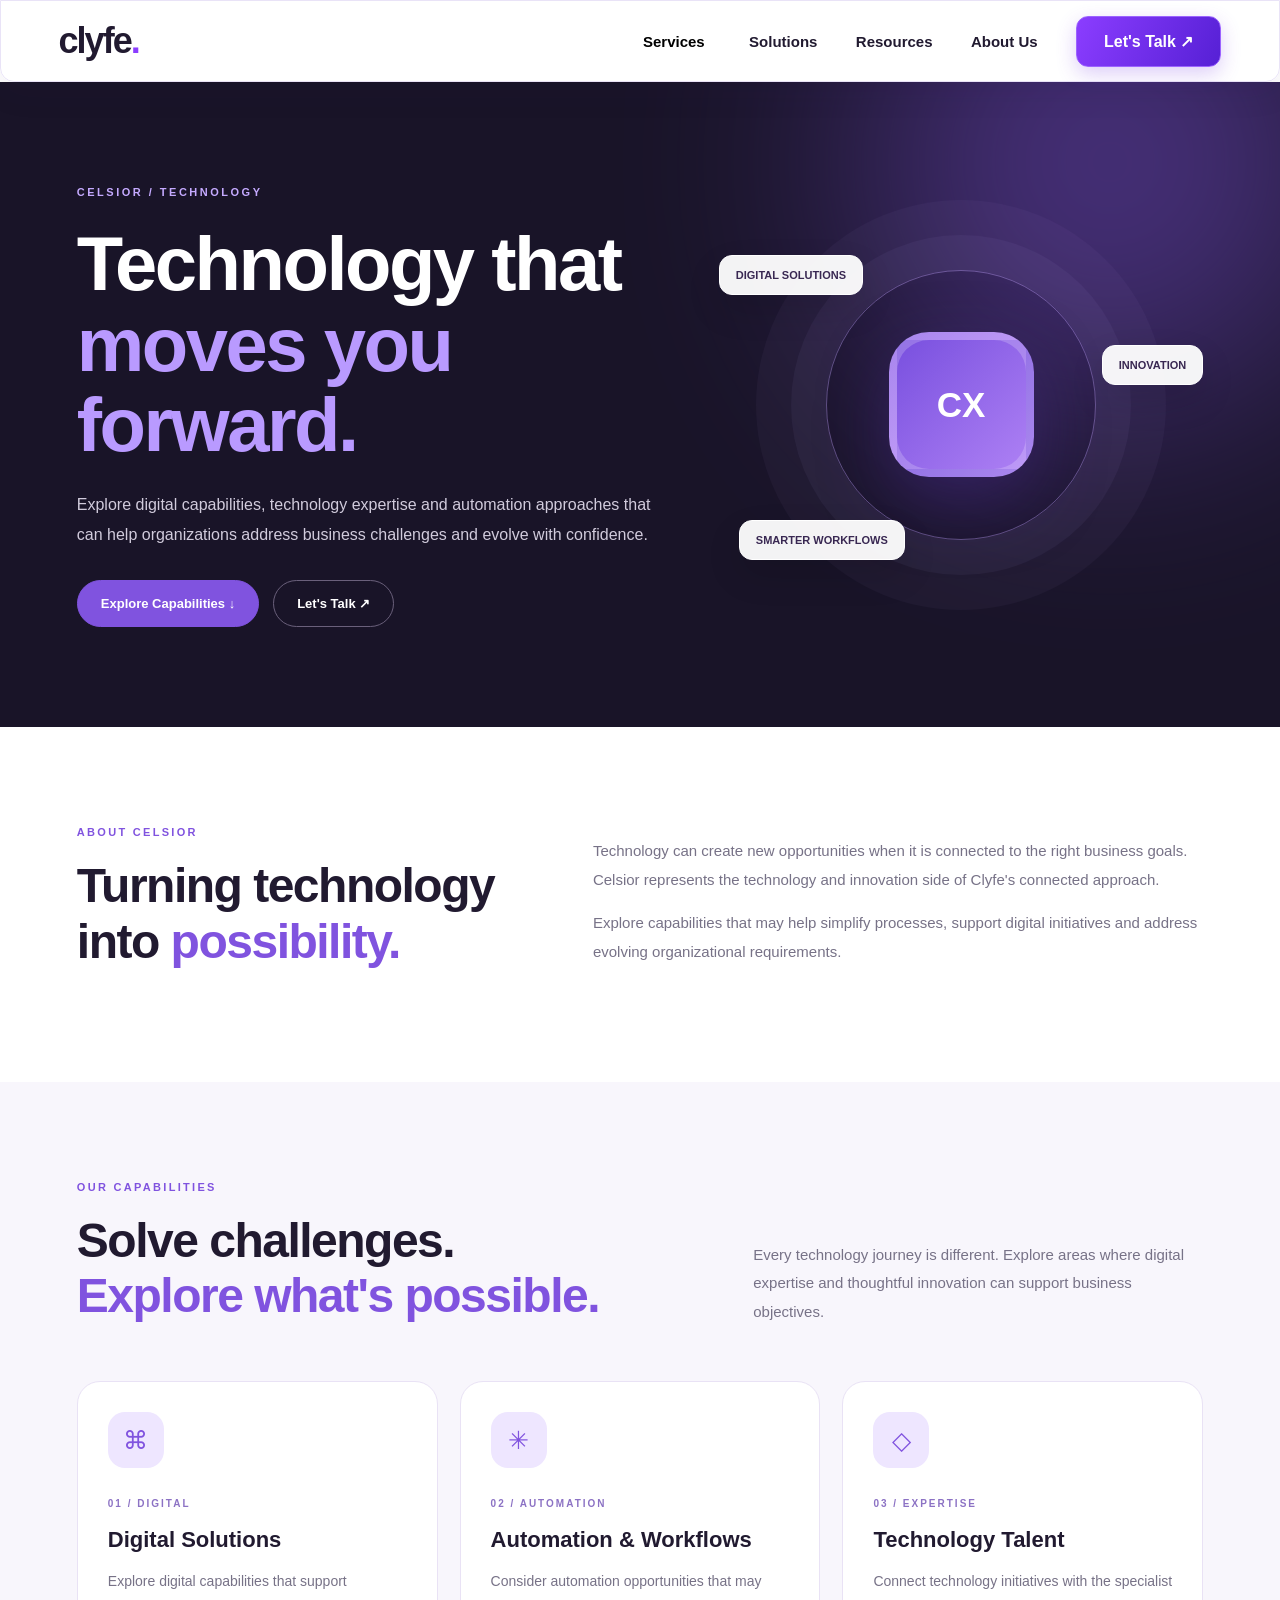
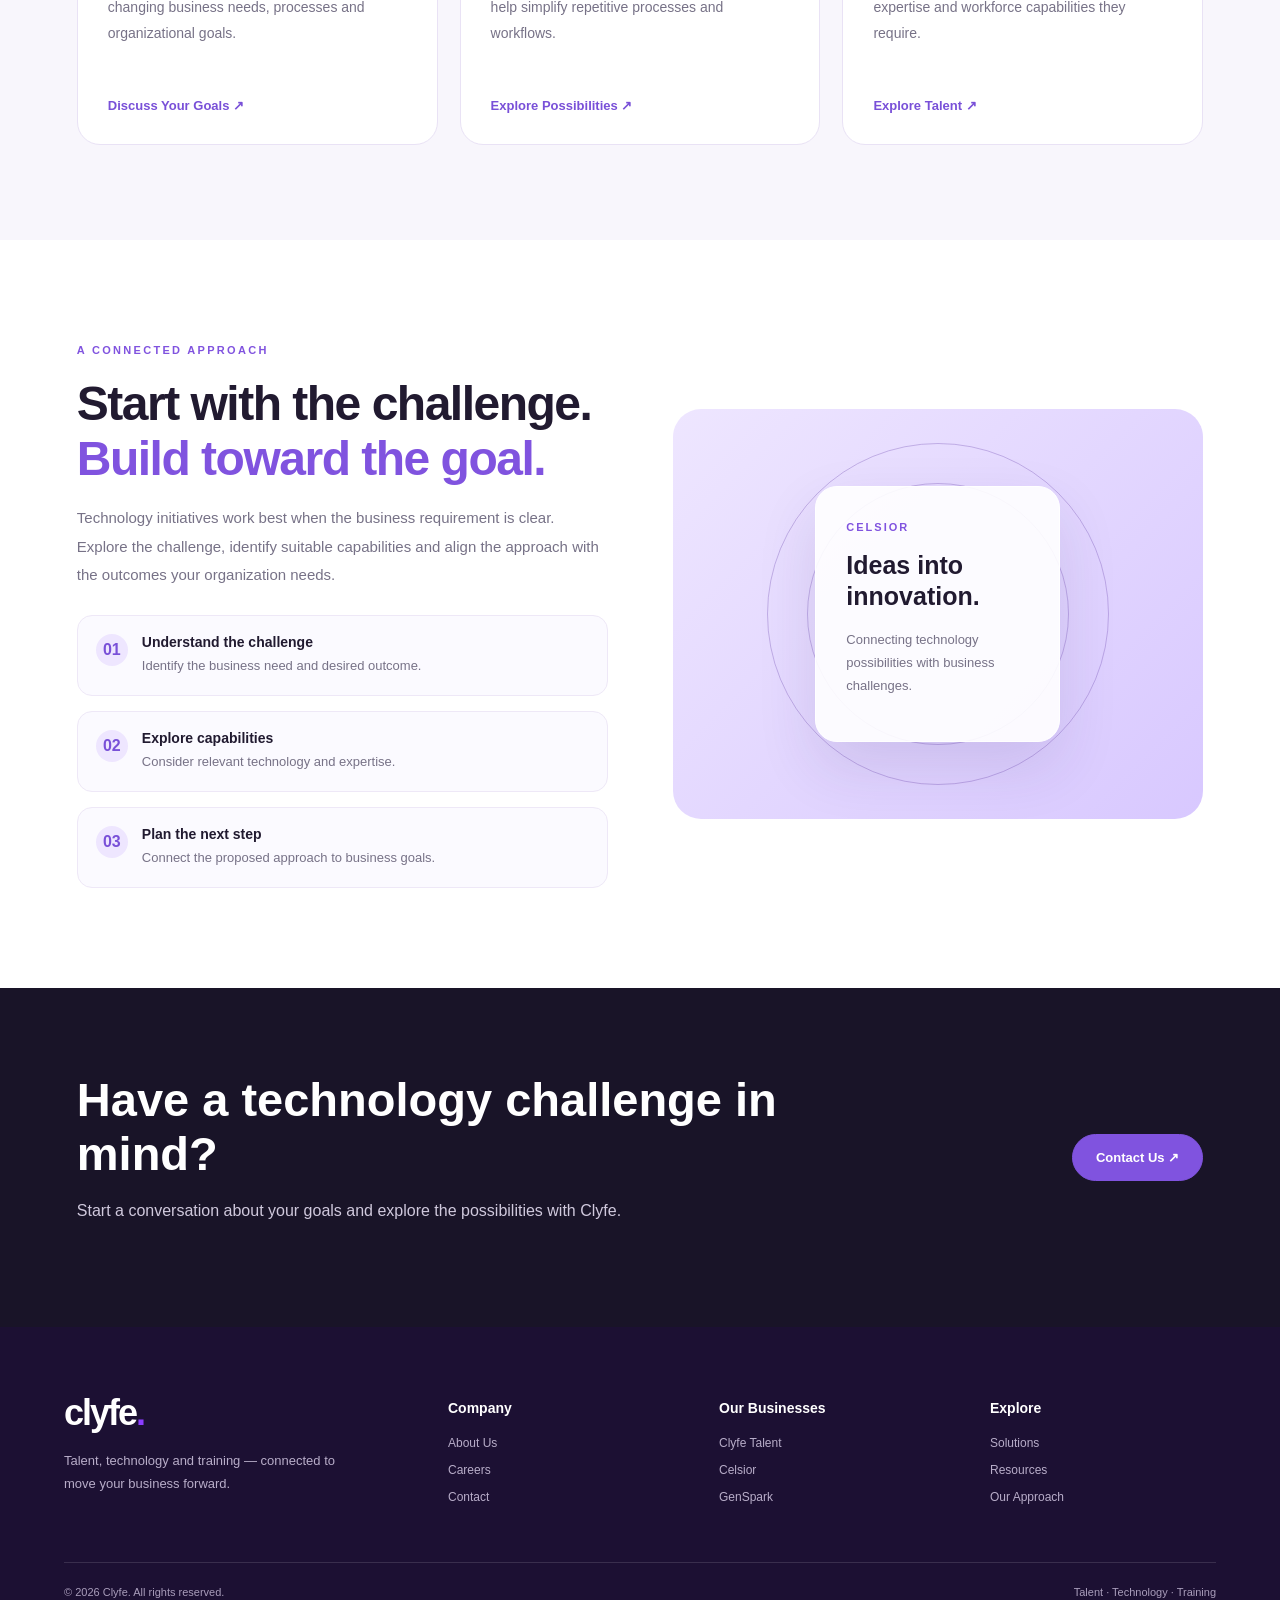
<file: celsior.html>
<!DOCTYPE html>
<html lang="en">
<head>
    <meta charset="UTF-8">
    <meta name="viewport" content="width=device-width, initial-scale=1.0">

    <title>Celsior | Technology & Innovation</title>
    <meta name="description" content="Explore Celsior technology, digital innovation and automation capabilities through Clyfe.">

    <link rel="stylesheet" href="css/style.css">

    <style>
        /* CELSIOR PAGE */

        .celsior-page {
            color: #211a30;
            overflow-x: clip;
        }

        .celsior-hero {
            position: relative;
            overflow: hidden;
            padding: 100px 6%;
            background: #191428;
            color: white;
        }

        .celsior-hero::before {
            content: "";
            position: absolute;
            width: 500px;
            height: 500px;
            top: -170px;
            right: -80px;
            border-radius: 50%;
            background: #8053df;
            filter: blur(125px);
            opacity: .45;
        }

        .celsior-hero-inner {
            position: relative;
            z-index: 1;
            display: grid;
            grid-template-columns: 1.1fr .9fr;
            align-items: center;
            gap: 50px;
            max-width: 1200px;
            margin: auto;
        }

        .celsior-label {
            color: #c5aaff;
            font-size: 11px;
            font-weight: 800;
            letter-spacing: 2.5px;
        }

        .celsior-hero h1 {
            margin: 24px 0;
            font-size: clamp(42px, 6vw, 76px);
            line-height: 1.06;
            letter-spacing: -2.5px;
        }

        .celsior-hero h1 span {
            color: #b99aff;
        }

        .celsior-hero p {
            max-width: 620px;
            color: #d1cbdc;
            font-size: 16px;
            line-height: 1.9;
        }

        .celsior-actions {
            display: flex;
            flex-wrap: wrap;
            gap: 14px;
            margin-top: 30px;
        }

        .celsior-btn {
            display: inline-flex;
            align-items: center;
            justify-content: center;
            padding: 15px 23px;
            border: 1px solid #8053df;
            border-radius: 50px;
            background: #8053df;
            color: white;
            font-size: 13px;
            font-weight: 700;
            text-decoration: none;
            transition: .3s ease;
        }

        .celsior-btn:hover {
            transform: translateY(-3px);
            background: #986fea;
        }

        .celsior-btn-outline {
            border-color: #6a607b;
            background: transparent;
        }

        /* HERO VISUAL */

        .celsior-visual {
            position: relative;
            display: flex;
            min-height: 390px;
            align-items: center;
            justify-content: center;
        }

        .celsior-orbit {
            position: absolute;
            width: 270px;
            height: 270px;
            border: 1px solid rgba(194, 165, 255, .4);
            border-radius: 50%;
            box-shadow: 0 0 0 35px rgba(194, 165, 255, .05),
                        0 0 0 70px rgba(194, 165, 255, .04);
            animation: celsiorRotate 25s linear infinite;
        }

        .celsior-core {
            position: relative;
            z-index: 1;
            display: flex;
            width: 145px;
            height: 145px;
            align-items: center;
            justify-content: center;
            border: 8px solid rgba(255,255,255,.2);
            border-radius: 40px;
            background: linear-gradient(135deg, #7950df, #ad80f4);
            box-shadow: 0 25px 70px rgba(91,51,180,.35);
            font-size: 35px;
            font-weight: 800;
            animation: celsiorFloat 4s ease-in-out infinite;
        }

        .celsior-float {
            position: absolute;
            z-index: 2;
            padding: 13px 16px;
            border: 1px solid #fff;
            border-radius: 13px;
            background: rgba(255,255,255,.95);
            color: #392852;
            font-size: 11px;
            font-weight: 800;
            box-shadow: 0 15px 35px rgba(0,0,0,.12);
        }

        .celsior-float-one {
            top: 45px;
            left: 0;
        }

        .celsior-float-two {
            top: 135px;
            right: 0;
        }

        .celsior-float-three {
            bottom: 40px;
            left: 20px;
        }

        /* INTRO */

        .celsior-intro {
            padding: 95px 6%;
            background: white;
        }

        .celsior-intro-inner {
            display: grid;
            grid-template-columns: .85fr 1.15fr;
            gap: 65px;
            max-width: 1200px;
            margin: auto;
        }

        .celsior-section-label {
            color: #8053df;
            font-size: 11px;
            font-weight: 800;
            letter-spacing: 2.3px;
        }

        .celsior-intro h2,
        .celsior-capabilities h2,
        .celsior-approach h2 {
            margin: 18px 0;
            font-size: clamp(32px, 4vw, 48px);
            line-height: 1.15;
            letter-spacing: -1.5px;
        }

        .celsior-intro h2 span,
        .celsior-capabilities h2 span,
        .celsior-approach h2 span {
            color: #8053df;
        }

        .celsior-intro p,
        .celsior-capabilities-heading p,
        .celsior-approach-copy > p {
            color: #777287;
            font-size: 15px;
            line-height: 1.9;
        }

        /* CAPABILITIES */

        .celsior-capabilities {
            padding: 95px 6%;
            background: #f8f6fc;
        }

        .celsior-capabilities-inner {
            max-width: 1200px;
            margin: auto;
        }

        .celsior-capabilities-heading {
            display: flex;
            align-items: end;
            justify-content: space-between;
            gap: 35px;
            margin-bottom: 40px;
        }

        .celsior-capabilities-heading p {
            max-width: 450px;
        }

        .celsior-grid {
            display: grid;
            grid-template-columns: repeat(3, minmax(0, 1fr));
            gap: 22px;
        }

        .celsior-card {
            padding: 30px;
            border: 1px solid #e9e2f5;
            border-radius: 23px;
            background: white;
            transition: transform .3s ease, box-shadow .3s ease;
        }

        .celsior-card:hover {
            transform: translateY(-8px);
            box-shadow: 0 22px 45px rgba(46,27,85,.10);
        }

        .celsior-card-icon {
            display: flex;
            width: 56px;
            height: 56px;
            align-items: center;
            justify-content: center;
            margin-bottom: 25px;
            border-radius: 17px;
            background: #eee6ff;
            color: #8053df;
            font-size: 25px;
        }

        .celsior-card small {
            color: #8c72c4;
            font-size: 10px;
            font-weight: 800;
            letter-spacing: 2px;
        }

        .celsior-card h3 {
            margin: 14px 0;
            font-size: 22px;
            line-height: 1.35;
        }

        .celsior-card p {
            min-height: 105px;
            margin: 0 0 22px;
            color: #777287;
            font-size: 14px;
            line-height: 1.85;
        }

        .celsior-card a {
            color: #7950d8;
            font-size: 13px;
            font-weight: 800;
            text-decoration: none;
        }

        /* APPROACH */

        .celsior-approach {
            padding: 100px 6%;
            background: white;
        }

        .celsior-approach-inner {
            display: grid;
            grid-template-columns: 1fr 1fr;
            align-items: center;
            gap: 65px;
            max-width: 1200px;
            margin: auto;
        }

        .celsior-approach-points {
            display: grid;
            gap: 15px;
            margin-top: 25px;
        }

        .celsior-point {
            display: flex;
            gap: 14px;
            padding: 18px;
            border: 1px solid #eee8f7;
            border-radius: 15px;
            background: #fbfaff;
        }

        .celsior-point-icon {
            display: flex;
            flex-shrink: 0;
            width: 32px;
            height: 32px;
            align-items: center;
            justify-content: center;
            border-radius: 50%;
            background: #eee6ff;
            color: #7950d8;
            font-weight: 800;
        }

        .celsior-point strong {
            display: block;
            margin-bottom: 5px;
            font-size: 14px;
        }

        .celsior-point p {
            margin: 0;
            color: #777287;
            font-size: 13px;
            line-height: 1.7;
        }

        .celsior-art {
            position: relative;
            display: flex;
            min-height: 410px;
            align-items: center;
            justify-content: center;
            overflow: hidden;
            border-radius: 28px;
            background: linear-gradient(135deg, #eee6ff, #d8c8ff);
        }

        .celsior-art::before,
        .celsior-art::after {
            content: "";
            position: absolute;
            width: 260px;
            height: 260px;
            border: 1px solid rgba(100,60,170,.3);
            border-radius: 50%;
        }

        .celsior-art::after {
            width: 340px;
            height: 340px;
        }

        .celsior-art-card {
            position: relative;
            z-index: 1;
            width: 245px;
            padding: 30px;
            border: 1px solid white;
            border-radius: 22px;
            background: rgba(255,255,255,.9);
            box-shadow: 0 25px 60px rgba(61,39,111,.12);
            animation: celsiorFloat 5s ease-in-out infinite;
        }

        .celsior-art-card span {
            color: #8053df;
            font-size: 11px;
            font-weight: 800;
            letter-spacing: 2px;
        }

        .celsior-art-card h3 {
            margin: 15px 0;
            font-size: 25px;
            line-height: 1.25;
        }

        .celsior-art-card p {
            color: #777287;
            font-size: 13px;
            line-height: 1.8;
        }

        /* CTA */

        .celsior-cta {
            padding: 85px 6%;
            background: #191428;
            color: white;
        }

        .celsior-cta-inner {
            display: flex;
            align-items: center;
            justify-content: space-between;
            gap: 30px;
            max-width: 1200px;
            margin: auto;
        }

        .celsior-cta h2 {
            max-width: 700px;
            margin: 0 0 15px;
            font-size: clamp(32px, 4vw, 47px);
            line-height: 1.15;
        }

        .celsior-cta p {
            color: #d0c9dd;
            line-height: 1.8;
        }

        @keyframes celsiorFloat {
            0%, 100% { transform: translateY(0) rotate(-4deg); }
            50% { transform: translateY(-12px) rotate(3deg); }
        }

        @keyframes celsiorRotate {
            to { transform: rotate(360deg); }
        }

        @media (max-width: 900px) {
            .celsior-hero-inner,
            .celsior-intro-inner,
            .celsior-approach-inner {
                grid-template-columns: 1fr;
            }

            .celsior-visual {
                min-height: 330px;
            }

            .celsior-capabilities-heading {
                align-items: flex-start;
                flex-direction: column;
            }

            .celsior-grid {
                grid-template-columns: repeat(2, minmax(0, 1fr));
            }

            .celsior-cta-inner {
                align-items: flex-start;
                flex-direction: column;
            }
        }

        @media (max-width: 600px) {
            .celsior-hero,
            .celsior-intro,
            .celsior-capabilities,
            .celsior-approach,
            .celsior-cta {
                padding: 70px 5%;
            }

            .celsior-hero h1 {
                letter-spacing: -1.5px;
            }

            .celsior-grid {
                grid-template-columns: 1fr;
            }

            .celsior-card p {
                min-height: auto;
            }

            .celsior-visual {
                min-height: 290px;
            }

            .celsior-orbit {
                width: 215px;
                height: 215px;
            }

            .celsior-core {
                width: 115px;
                height: 115px;
                border-radius: 32px;
            }

            .celsior-float-one {
                top: 15px;
                left: 0;
            }

            .celsior-float-two {
                top: 100px;
                right: 0;
            }

            .celsior-float-three {
                bottom: 15px;
                left: 0;
            }

            .celsior-art {
                min-height: 330px;
            }
        }

        @media (prefers-reduced-motion: reduce) {
            .celsior-core,
            .celsior-orbit,
            .celsior-art-card {
                animation: none;
            }
        }
    </style>
</head>

<body class="celsior-page">

      <!-- NAVBAR -->
        <header class="navbar">
            <a href="index.html" class="logo">clyfe<span>.</span></a>

            <button class="mobile-toggle" id="menuButton" aria-label="Open menu"
                aria-expanded="false">☰</button>

            <nav class="nav-links" id="navLinks">
                <div class="nav-dropdown">
                    <button id="servicesButton" class="nav-link">Services
                    </button>
                    <div class="dropdown-menu" id="servicesMenu">
                        <a href="talent.html"><b>Clyfe Talent</b><small>People
                                and workforce solutions</small></a>
                        <a href="celsior.html"><b>Celsior</b><small>Technology
                                and innovation</small></a>
                        <a href="genspark.html"><b>GenSpark</b><small>Training
                                and skills</small></a>
                    </div>
                </div>
                <a class="nav-link" href="solutions.html">Solutions</a>
                <a class="nav-link" href="resources.html">Resources</a>
                <a class="nav-link" href="about.html">About Us</a>
                <a class="nav-cta" href="contact.html">Let's Talk ↗</a>
            </nav>
        </header>

    <!-- HERO -->
    <section class="celsior-hero">
        <div class="celsior-hero-inner">

            <div>
                <span class="celsior-label">CELSIOR / TECHNOLOGY</span>

                <h1>
                    Technology that<br>
                    <span>moves you forward.</span>
                </h1>

                <p>
                    Explore digital capabilities, technology expertise and
                    automation approaches that can help organizations
                    address business challenges and evolve with confidence.
                </p>

                <div class="celsior-actions">
                    <a href="#capabilities" class="celsior-btn">
                        Explore Capabilities ↓
                    </a>

                    <a href="contact.html"
                       class="celsior-btn celsior-btn-outline">
                        Let's Talk ↗
                    </a>
                </div>
            </div>

            <div class="celsior-visual">
                <div class="celsior-orbit"></div>
                <div class="celsior-core">CX</div>

                <span class="celsior-float celsior-float-one">
                    DIGITAL SOLUTIONS
                </span>

                <span class="celsior-float celsior-float-two">
                    INNOVATION
                </span>

                <span class="celsior-float celsior-float-three">
                    SMARTER WORKFLOWS
                </span>
            </div>

        </div>
    </section>

    <!-- INTRO -->
    <section class="celsior-intro">
        <div class="celsior-intro-inner">

            <div>
                <span class="celsior-section-label">ABOUT CELSIOR</span>

                <h2>
                    Turning technology into
                    <span>possibility.</span>
                </h2>
            </div>

            <div>
                <p>
                    Technology can create new opportunities when it is
                    connected to the right business goals. Celsior represents
                    the technology and innovation side of Clyfe's connected
                    approach.
                </p>

                <p>
                    Explore capabilities that may help simplify processes,
                    support digital initiatives and address evolving
                    organizational requirements.
                </p>
            </div>

        </div>
    </section>

    <!-- CAPABILITIES -->
    <section class="celsior-capabilities" id="capabilities">
        <div class="celsior-capabilities-inner">

            <div class="celsior-capabilities-heading">
                <div>
                    <span class="celsior-section-label">OUR CAPABILITIES</span>

                    <h2>
                        Solve challenges.<br>
                        <span>Explore what's possible.</span>
                    </h2>
                </div>

                <p>
                    Every technology journey is different. Explore areas
                    where digital expertise and thoughtful innovation
                    can support business objectives.
                </p>
            </div>

            <div class="celsior-grid">

                <article class="celsior-card">
                    <div class="celsior-card-icon">⌘</div>
                    <small>01 / DIGITAL</small>
                    <h3>Digital Solutions</h3>
                    <p>
                        Explore digital capabilities that support changing
                        business needs, processes and organizational goals.
                    </p>
                    <a href="contact.html">Discuss Your Goals ↗</a>
                </article>

                <article class="celsior-card">
                    <div class="celsior-card-icon">✳</div>
                    <small>02 / AUTOMATION</small>
                    <h3>Automation & Workflows</h3>
                    <p>
                        Consider automation opportunities that may help
                        simplify repetitive processes and workflows.
                    </p>
                    <a href="contact.html">Explore Possibilities ↗</a>
                </article>

                <article class="celsior-card">
                    <div class="celsior-card-icon">◇</div>
                    <small>03 / EXPERTISE</small>
                    <h3>Technology Talent</h3>
                    <p>
                        Connect technology initiatives with the specialist
                        expertise and workforce capabilities they require.
                    </p>
                    <a href="talent.html">Explore Talent ↗</a>
                </article>

            </div>
        </div>
    </section>

    <!-- APPROACH -->
    <section class="celsior-approach">
        <div class="celsior-approach-inner">

            <div class="celsior-approach-copy">
                <span class="celsior-section-label">A CONNECTED APPROACH</span>

                <h2>
                    Start with the challenge.<br>
                    <span>Build toward the goal.</span>
                </h2>

                <p>
                    Technology initiatives work best when the business
                    requirement is clear. Explore the challenge, identify
                    suitable capabilities and align the approach with
                    the outcomes your organization needs.
                </p>

                <div class="celsior-approach-points">

                    <div class="celsior-point">
                        <span class="celsior-point-icon">01</span>
                        <div>
                            <strong>Understand the challenge</strong>
                            <p>Identify the business need and desired outcome.</p>
                        </div>
                    </div>

                    <div class="celsior-point">
                        <span class="celsior-point-icon">02</span>
                        <div>
                            <strong>Explore capabilities</strong>
                            <p>Consider relevant technology and expertise.</p>
                        </div>
                    </div>

                    <div class="celsior-point">
                        <span class="celsior-point-icon">03</span>
                        <div>
                            <strong>Plan the next step</strong>
                            <p>Connect the proposed approach to business goals.</p>
                        </div>
                    </div>

                </div>
            </div>

            <div class="celsior-art">
                <div class="celsior-art-card">
                    <span>CELSIOR</span>
                    <h3>Ideas into innovation.</h3>
                    <p>
                        Connecting technology possibilities with
                        business challenges.
                    </p>
                </div>
            </div>

        </div>
    </section>

    <!-- CTA -->
    <section class="celsior-cta">
        <div class="celsior-cta-inner">

            <div>
                <h2>Have a technology challenge in mind?</h2>
                <p>
                    Start a conversation about your goals and explore
                    the possibilities with Clyfe.
                </p>
            </div>

            <a href="contact.html" class="celsior-btn">
                Contact Us ↗
            </a>

        </div>
    </section>

   <!-- FOOTER -->
        <footer class="footer">
            <div class="footer-main">
                <div class="footer-about">
                    <a href="index.html"
                        class="logo footer-logo">clyfe<span>.</span></a>
                    <p>Talent, technology and training — connected to move your
                        business forward.</p>
                </div>
                <div><h4>Company</h4><a href="about.html">About Us</a><a
                        href="careers.html">Careers</a><a
                        href="contact.html">Contact</a></div>
                <div><h4>Our Businesses</h4><a href="talent.html">Clyfe
                        Talent</a><a href="celsior.html">Celsior</a><a
                        href="genspark.html">GenSpark</a></div>
                <div><h4>Explore</h4><a href="solutions.html">Solutions</a><a
                        href="resources.html">Resources</a><a
                        href="approach.html">Our Approach</a></div>
            </div>
            <div class="footer-bottom"><span>© 2026 Clyfe. All rights
                    reserved.</span><span>Talent · Technology ·
                    Training</span></div>
        </footer>

    <script src="js/script.js"></script>

</body>
</html>
</file>
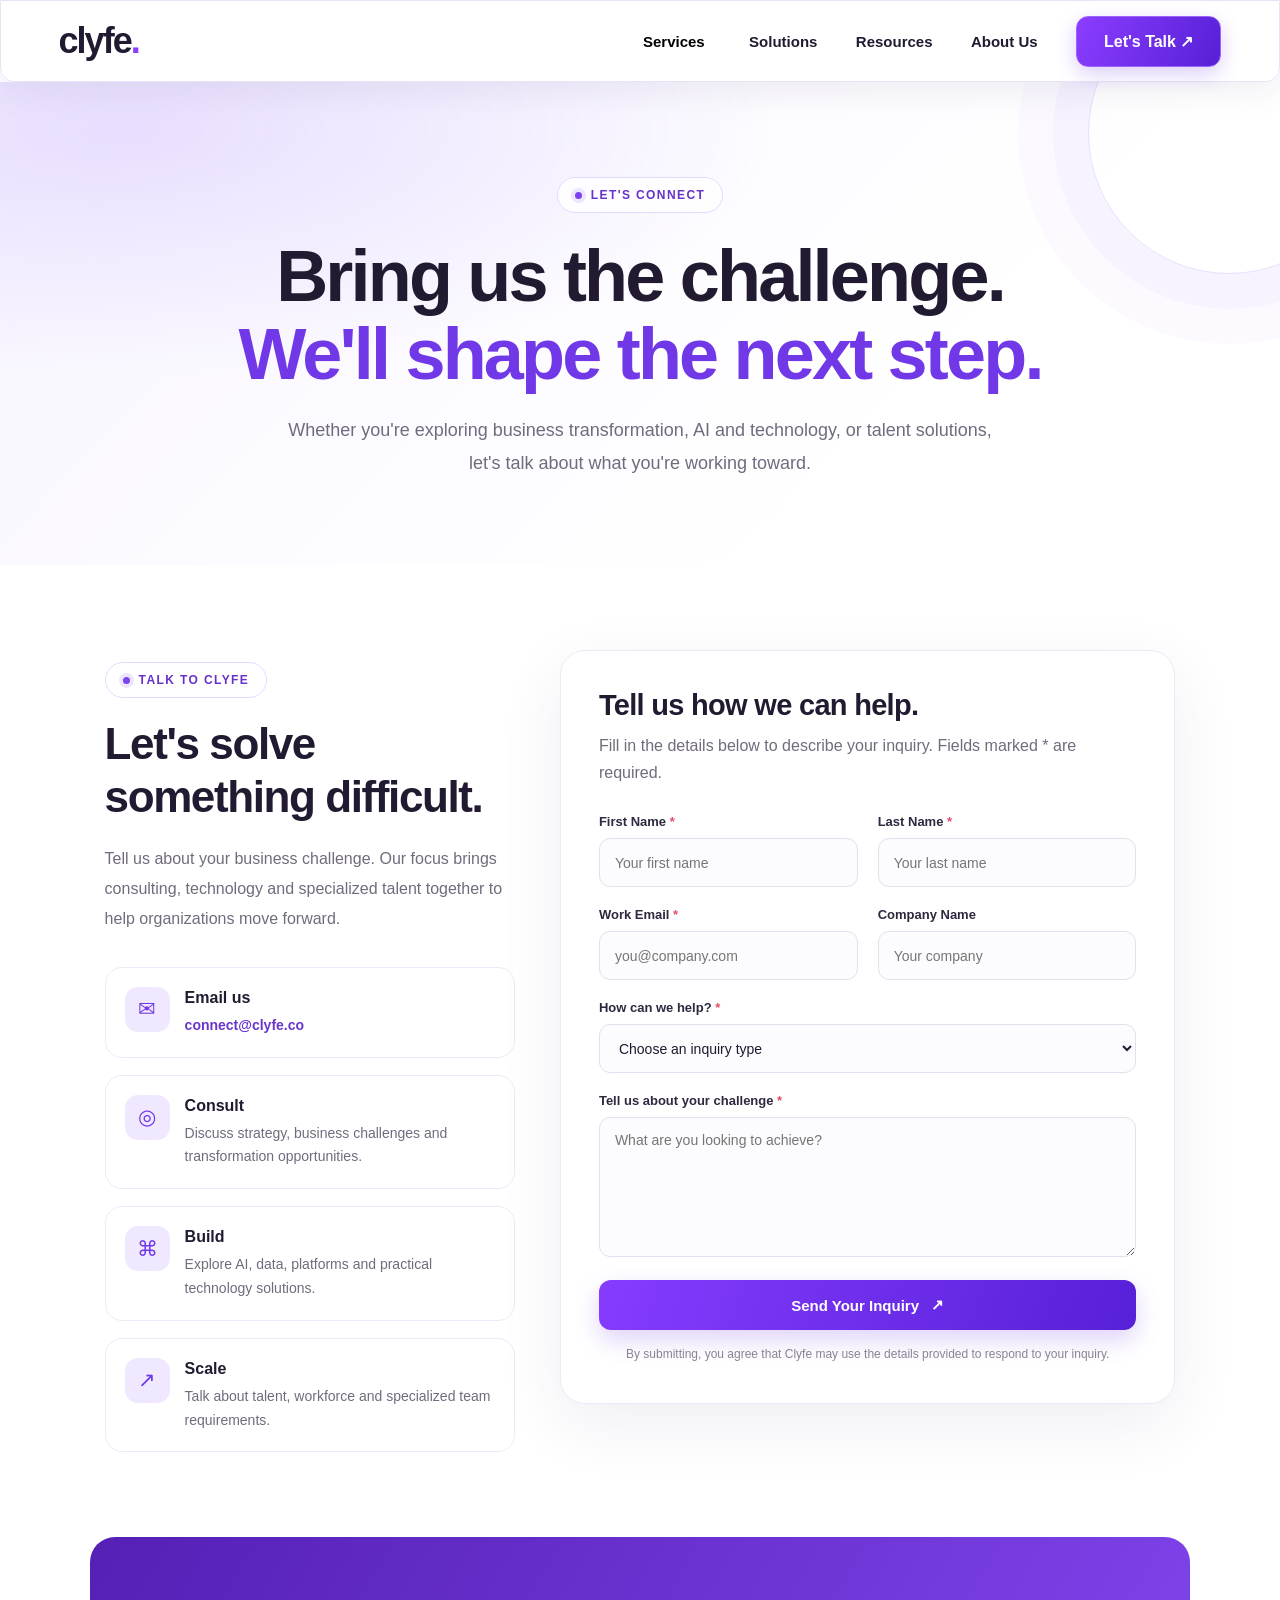
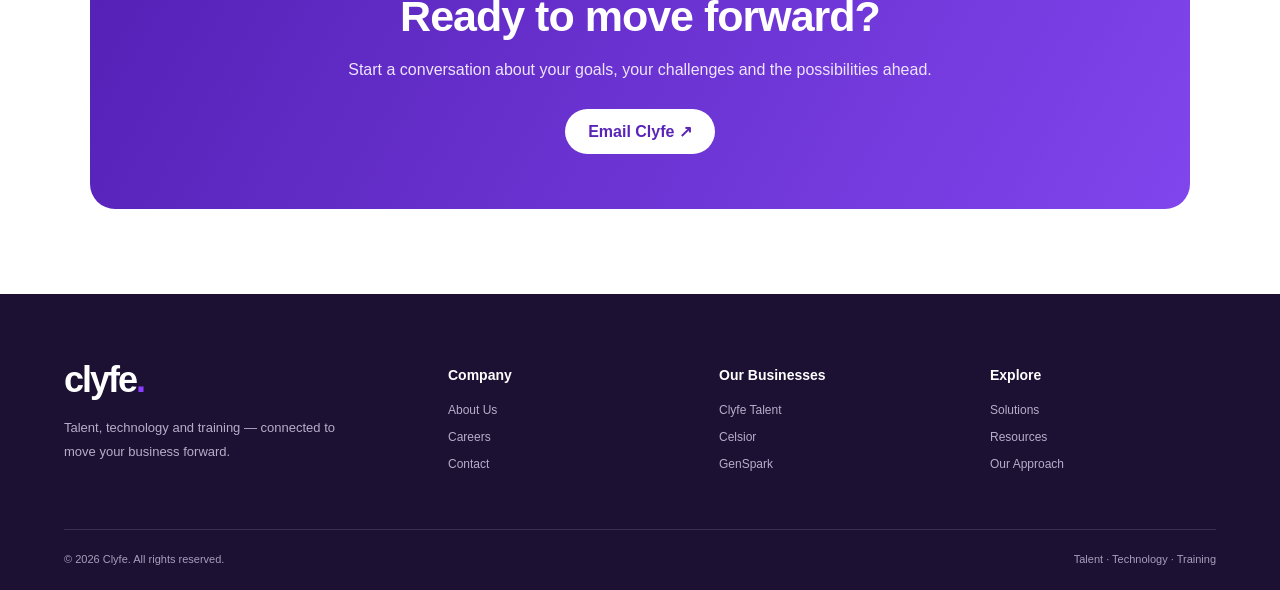
<file: contact.html>
<!DOCTYPE html>
<html lang="en">
<head>
    <meta charset="UTF-8">
    <meta name="viewport" content="width=device-width, initial-scale=1.0">

    <title>Contact Clyfe | Let's Solve Something Difficult</title>

    <link rel="stylesheet" href="css/style.css">

    <style>
        .contact-page {
            --contact-purple: #7138e8;
            --contact-dark: #211a30;
            --contact-muted: #716b7d;
            color: var(--contact-dark);
            overflow-x: clip;
        }

        .contact-page * {
            box-sizing: border-box;
        }

        .contact-hero {
            position: relative;
            overflow: hidden;
            padding: 95px 7% 85px;
            background:
                radial-gradient(ellipse at 10% 10%,
                    rgba(133, 81, 255, .15), transparent 40%),
                linear-gradient(135deg, #f8f5ff, #fff 70%);
        }

        .contact-hero::after {
            content: "";
            position: absolute;
            width: 280px;
            height: 280px;
            right: -90px;
            top: -90px;
            border: 1px solid rgba(113, 56, 232, .16);
            border-radius: 50%;
            box-shadow:
                0 0 0 35px rgba(113, 56, 232, .035),
                0 0 0 70px rgba(113, 56, 232, .025);
            animation: contact-orbit 12s linear infinite;
            pointer-events: none;
        }

        .contact-hero-inner {
            position: relative;
            z-index: 1;
            max-width: 1050px;
            margin: auto;
            text-align: center;
            animation: contact-enter .8s ease both;
        }

        .contact-eyebrow {
            display: inline-flex;
            align-items: center;
            gap: 9px;
            padding: 10px 17px;
            border: 1px solid #e5d8ff;
            border-radius: 50px;
            background: rgba(255, 255, 255, .8);
            color: #6632c9;
            font-size: 12px;
            font-weight: 800;
            letter-spacing: 1.4px;
            text-transform: uppercase;
        }

        .contact-eyebrow::before {
            content: "";
            width: 7px;
            height: 7px;
            border-radius: 50%;
            background: #7a43ed;
            box-shadow: 0 0 0 4px #eee5ff;
        }

        .contact-hero h1 {
            margin: 25px 0 20px;
            font-size: clamp(40px, 6vw, 72px);
            line-height: 1.08;
            letter-spacing: -2.8px;
            font-weight: 800;
        }

        .contact-hero h1 span {
            color: var(--contact-purple);
        }

        .contact-hero p {
            max-width: 710px;
            margin: auto;
            color: var(--contact-muted);
            font-size: 18px;
            line-height: 1.85;
        }

        .contact-main {
            display: grid;
            grid-template-columns: .8fr 1.2fr;
            align-items: start;
            gap: 45px;
            max-width: 1250px;
            margin: auto;
            padding: 85px 7%;
        }

        .contact-info {
            padding-top: 12px;
            animation: contact-enter .8s .1s ease both;
        }

        .contact-info h2 {
            margin: 20px 0;
            font-size: clamp(30px, 4vw, 44px);
            line-height: 1.2;
            letter-spacing: -1.4px;
        }

        .contact-info > p {
            color: var(--contact-muted);
            line-height: 1.9;
        }

        .contact-info-list {
            display: grid;
            gap: 17px;
            margin-top: 32px;
        }

        .contact-info-item {
            display: flex;
            align-items: flex-start;
            gap: 15px;
            padding: 19px;
            border: 1px solid #eee8f8;
            border-radius: 17px;
            background: #fff;
            transition: transform .3s ease,
                        box-shadow .3s ease;
        }

        .contact-info-item:hover {
            transform: translateX(5px);
            box-shadow: 0 12px 30px rgba(49, 28, 83, .07);
        }

        .contact-info-icon {
            display: grid;
            place-items: center;
            flex: 0 0 45px;
            width: 45px;
            height: 45px;
            border-radius: 13px;
            background: #f0e8ff;
            color: var(--contact-purple);
            font-size: 21px;
        }

        .contact-info-item h3 {
            margin: 2px 0 7px;
            font-size: 16px;
        }

        .contact-info-item p,
        .contact-info-item a {
            margin: 0;
            color: var(--contact-muted);
            font-size: 14px;
            line-height: 1.7;
            overflow-wrap: anywhere;
        }

        .contact-info-item a {
            color: #6935ce;
            font-weight: 700;
            text-decoration: none;
        }

        .contact-info-item a:hover {
            text-decoration: underline;
        }

        .contact-form-card {
            padding: 38px;
            border: 1px solid #eee7f8;
            border-radius: 25px;
            background: #fff;
            box-shadow: 0 20px 65px rgba(49, 28, 83, .08);
            animation: contact-enter .8s .2s ease both;
        }

        .contact-form-card h2 {
            margin: 0 0 10px;
            font-size: 29px;
            letter-spacing: -.7px;
        }

        .contact-form-card > p {
            margin: 0 0 28px;
            color: var(--contact-muted);
            line-height: 1.7;
        }

        .contact-form-grid {
            display: grid;
            grid-template-columns: repeat(2, minmax(0, 1fr));
            gap: 20px;
        }

        .contact-field {
            min-width: 0;
        }

        .contact-field-full {
            grid-column: 1 / -1;
        }

        .contact-field label {
            display: block;
            margin-bottom: 9px;
            color: #30283f;
            font-size: 13px;
            font-weight: 700;
        }

        .contact-field label span {
            color: #e34b68;
        }

        .contact-field input,
        .contact-field select,
        .contact-field textarea {
            display: block;
            width: 100%;
            min-width: 0;
            padding: 14px 15px;
            border: 1px solid #e5dfed;
            border-radius: 11px;
            outline: none;
            background: #fcfbfe;
            color: var(--contact-dark);
            font: inherit;
            font-size: 14px;
            transition: border-color .25s ease,
                        box-shadow .25s ease,
                        background .25s ease;
        }

        .contact-field input,
        .contact-field select {
            min-height: 49px;
        }

        .contact-field textarea {
            min-height: 140px;
            resize: vertical;
        }

        .contact-field input:focus,
        .contact-field select:focus,
        .contact-field textarea:focus {
            border-color: #8b5cf6;
            background: #fff;
            box-shadow: 0 0 0 4px rgba(113, 56, 232, .1);
        }

        .contact-submit {
            display: inline-flex;
            align-items: center;
            justify-content: center;
            gap: 12px;
            width: 100%;
            margin-top: 23px;
            padding: 16px 22px;
            border: 0;
            border-radius: 12px;
            background: linear-gradient(110deg, #853cff, #5720d7);
            color: #fff;
            font-size: 15px;
            font-weight: 800;
            cursor: pointer;
            box-shadow: 0 10px 24px rgba(113, 56, 232, .22);
            transition: transform .25s ease,
                        box-shadow .25s ease;
        }

        .contact-submit:hover {
            transform: translateY(-3px);
            box-shadow: 0 15px 30px rgba(113, 56, 232, .3);
        }

        .contact-submit span {
            transition: transform .25s ease;
        }

        .contact-submit:hover span {
            transform: translateX(5px);
        }

        .contact-privacy {
            margin: 14px 0 0;
            color: #898294;
            font-size: 12px;
            line-height: 1.7;
            text-align: center;
        }

        .contact-bottom {
            margin: 0 7% 85px;
            padding: 55px 25px;
            border-radius: 25px;
            background: linear-gradient(120deg, #5420b5, #8145ed);
            color: #fff;
            text-align: center;
        }

        .contact-bottom h2 {
            margin: 0 0 15px;
            font-size: clamp(29px, 4vw, 43px);
            letter-spacing: -1px;
        }

        .contact-bottom p {
            max-width: 650px;
            margin: auto;
            color: #eee5ff;
            line-height: 1.8;
        }

        .contact-bottom a {
            display: inline-block;
            margin-top: 24px;
            padding: 13px 23px;
            border-radius: 30px;
            background: #fff;
            color: #5924b8;
            font-weight: 800;
            text-decoration: none;
            transition: transform .25s ease;
        }

        .contact-bottom a:hover {
            transform: translateY(-3px);
        }

        @keyframes contact-enter {
            from {
                opacity: 0;
                transform: translateY(24px);
            }
            to {
                opacity: 1;
                transform: translateY(0);
            }
        }

        @keyframes contact-orbit {
            from { transform: rotate(0deg); }
            to { transform: rotate(360deg); }
        }

        @media (max-width: 900px) {
            .contact-main {
                grid-template-columns: 1fr;
                gap: 35px;
            }

            .contact-info {
                max-width: 700px;
            }
        }

        @media (max-width: 600px) {
            .contact-hero {
                padding: 72px 6%;
            }

            .contact-hero h1 {
                letter-spacing: -1.5px;
            }

            .contact-hero p {
                font-size: 16px;
            }

            .contact-main {
                padding: 55px 6%;
            }

            .contact-form-card {
                padding: 24px 19px;
                border-radius: 19px;
            }

            .contact-form-grid {
                grid-template-columns: 1fr;
                gap: 17px;
            }

            .contact-field-full {
                grid-column: auto;
            }

            .contact-bottom {
                margin: 0 5% 60px;
                padding: 42px 22px;
            }
        }

        @media (prefers-reduced-motion: reduce) {
            .contact-page *,
            .contact-page *::before,
            .contact-page *::after {
                animation-duration: .01ms !important;
                animation-iteration-count: 1 !important;
                transition-duration: .01ms !important;
                scroll-behavior: auto !important;
            }
        }
    </style>
</head>

<body>
<div class="contact-page">

    <!-- NAVBAR -->
        <header class="navbar">
            <a href="index.html" class="logo">clyfe<span>.</span></a>

            <button class="mobile-toggle" id="menuButton" aria-label="Open menu"
                aria-expanded="false">☰</button>

            <nav class="nav-links" id="navLinks">
                <div class="nav-dropdown">
                    <button id="servicesButton" class="nav-link">Services
                    </button>
                    <div class="dropdown-menu" id="servicesMenu">
                        <a href="talent.html"><b>Clyfe Talent</b><small>People
                                and workforce solutions</small></a>
                        <a href="celsior.html"><b>Celsior</b><small>Technology
                                and innovation</small></a>
                        <a href="genspark.html"><b>GenSpark</b><small>Training
                                and skills</small></a>
                    </div>
                </div>
                <a class="nav-link" href="solutions.html">Solutions</a>
                <a class="nav-link" href="resources.html">Resources</a>
                <a class="nav-link" href="about.html">About Us</a>
                <a class="nav-cta" href="contact.html">Let's Talk ↗</a>
            </nav>
        </header>

    <section class="contact-hero">
        <div class="contact-hero-inner">
            <span class="contact-eyebrow">Let's Connect</span>

            <h1>
                Bring us the challenge.<br>
                <span>We'll shape the next step.</span>
            </h1>

            <p>
                Whether you're exploring business transformation,
                AI and technology, or talent solutions, let's talk
                about what you're working toward.
            </p>
        </div>
    </section>

    <main class="contact-main">

        <section class="contact-info">
            <span class="contact-eyebrow">Talk to Clyfe</span>

            <h2>Let's solve something difficult.</h2>

            <p>
                Tell us about your business challenge. Our focus
                brings consulting, technology and specialized talent
                together to help organizations move forward.
            </p>

            <div class="contact-info-list">

                <div class="contact-info-item">
                    <div class="contact-info-icon">✉</div>
                    <div>
                        <h3>Email us</h3>
                        <a href="mailto:connect@clyfe.co">
                            connect@clyfe.co
                        </a>
                    </div>
                </div>

                <div class="contact-info-item">
                    <div class="contact-info-icon">◎</div>
                    <div>
                        <h3>Consult</h3>
                        <p>
                            Discuss strategy, business challenges
                            and transformation opportunities.
                        </p>
                    </div>
                </div>

                <div class="contact-info-item">
                    <div class="contact-info-icon">⌘</div>
                    <div>
                        <h3>Build</h3>
                        <p>
                            Explore AI, data, platforms and
                            practical technology solutions.
                        </p>
                    </div>
                </div>

                <div class="contact-info-item">
                    <div class="contact-info-icon">↗</div>
                    <div>
                        <h3>Scale</h3>
                        <p>
                            Talk about talent, workforce and
                            specialized team requirements.
                        </p>
                    </div>
                </div>

            </div>
        </section>

        <section class="contact-form-card">
            <h2>Tell us how we can help.</h2>
            <p>
                Fill in the details below to describe your inquiry.
                Fields marked * are required.
            </p>

            <form id="clyfeContactForm">
                <div class="contact-form-grid">

                    <div class="contact-field">
                        <label for="contactFirstName">
                            First Name <span>*</span>
                        </label>
                        <input
                            type="text"
                            id="contactFirstName"
                            name="first_name"
                            placeholder="Your first name"
                            autocomplete="given-name"
                            required
                        >
                    </div>

                    <div class="contact-field">
                        <label for="contactLastName">
                            Last Name <span>*</span>
                        </label>
                        <input
                            type="text"
                            id="contactLastName"
                            name="last_name"
                            placeholder="Your last name"
                            autocomplete="family-name"
                            required
                        >
                    </div>

                    <div class="contact-field">
                        <label for="contactEmail">
                            Work Email <span>*</span>
                        </label>
                        <input
                            type="email"
                            id="contactEmail"
                            name="email"
                            placeholder="you@company.com"
                            autocomplete="email"
                            required
                        >
                    </div>

                    <div class="contact-field">
                        <label for="contactCompany">
                            Company Name
                        </label>
                        <input
                            type="text"
                            id="contactCompany"
                            name="company"
                            placeholder="Your company"
                            autocomplete="organization"
                        >
                    </div>

                    <div class="contact-field contact-field-full">
                        <label for="contactTopic">
                            How can we help? <span>*</span>
                        </label>
                        <select id="contactTopic" name="topic" required>
                            <option value="">Choose an inquiry type</option>
                            <option value="Consulting and Transformation">
                                Consulting & Transformation
                            </option>
                            <option value="AI, Data and Technology">
                                AI, Data & Technology
                            </option>
                            <option value="Talent and Workforce">
                                Talent & Workforce
                            </option>
                            <option value="Products and Platforms">
                                Products & Platforms
                            </option>
                            <option value="Partnership">
                                Partnership
                            </option>
                            <option value="Other">
                                Other Inquiry
                            </option>
                        </select>
                    </div>

                    <div class="contact-field contact-field-full">
                        <label for="contactMessage">
                            Tell us about your challenge <span>*</span>
                        </label>
                        <textarea
                            id="contactMessage"
                            name="message"
                            placeholder="What are you looking to achieve?"
                            required
                        ></textarea>
                    </div>

                </div>

                <button class="contact-submit" type="submit">
                    Send Your Inquiry <span>↗</span>
                </button>

                <p class="contact-privacy">
                    By submitting, you agree that Clyfe may use
                    the details provided to respond to your inquiry.
                </p>

                <p
                    id="contactFormNotice"
                    role="status"
                    aria-live="polite"
                    style="display:none; margin-top:16px; line-height:1.7;"
                ></p>
            </form>
        </section>

    </main>

    <section class="contact-bottom">
        <h2>Ready to move forward?</h2>
        <p>
            Start a conversation about your goals, your challenges
            and the possibilities ahead.
        </p>
        <a href="mailto:connect@clyfe.co">
            Email Clyfe ↗
        </a>
    </section>

    <!-- FOOTER -->
        <footer class="footer">
            <div class="footer-main">
                <div class="footer-about">
                    <a href="index.html"
                        class="logo footer-logo">clyfe<span>.</span></a>
                    <p>Talent, technology and training — connected to move your
                        business forward.</p>
                </div>
                <div><h4>Company</h4><a href="about.html">About Us</a><a
                        href="careers.html">Careers</a><a
                        href="contact.html">Contact</a></div>
                <div><h4>Our Businesses</h4><a href="talent.html">Clyfe
                        Talent</a><a href="celsior.html">Celsior</a><a
                        href="genspark.html">GenSpark</a></div>
                <div><h4>Explore</h4><a href="solutions.html">Solutions</a><a
                        href="resources.html">Resources</a><a
                        href="approach.html">Our Approach</a></div>
            </div>
            <div class="footer-bottom"><span>© 2026 Clyfe. All rights
                    reserved.</span><span>Talent · Technology ·
                    Training</span></div>
        </footer>

</div>

<script src="js/script.js"></script>

<script>
    // Front-end validation only.
    // Connect a backend or form service to actually send messages.

    const clyfeContactForm =
        document.getElementById('clyfeContactForm');

    const contactFormNotice =
        document.getElementById('contactFormNotice');

    clyfeContactForm.addEventListener('submit', function (event) {
        event.preventDefault();

        if (!clyfeContactForm.checkValidity()) {
            clyfeContactForm.reportValidity();
            return;
        }

        contactFormNotice.style.display = 'block';
        contactFormNotice.style.color = '#9b3b24';
        contactFormNotice.textContent =
            'Your details are filled in, but online submission is not connected yet. Please email connect@clyfe.co or connect this form to a backend.';

        contactFormNotice.scrollIntoView({
            behavior: 'smooth',
            block: 'nearest'
        });
    });
</script>

</body>
</html>
</file>
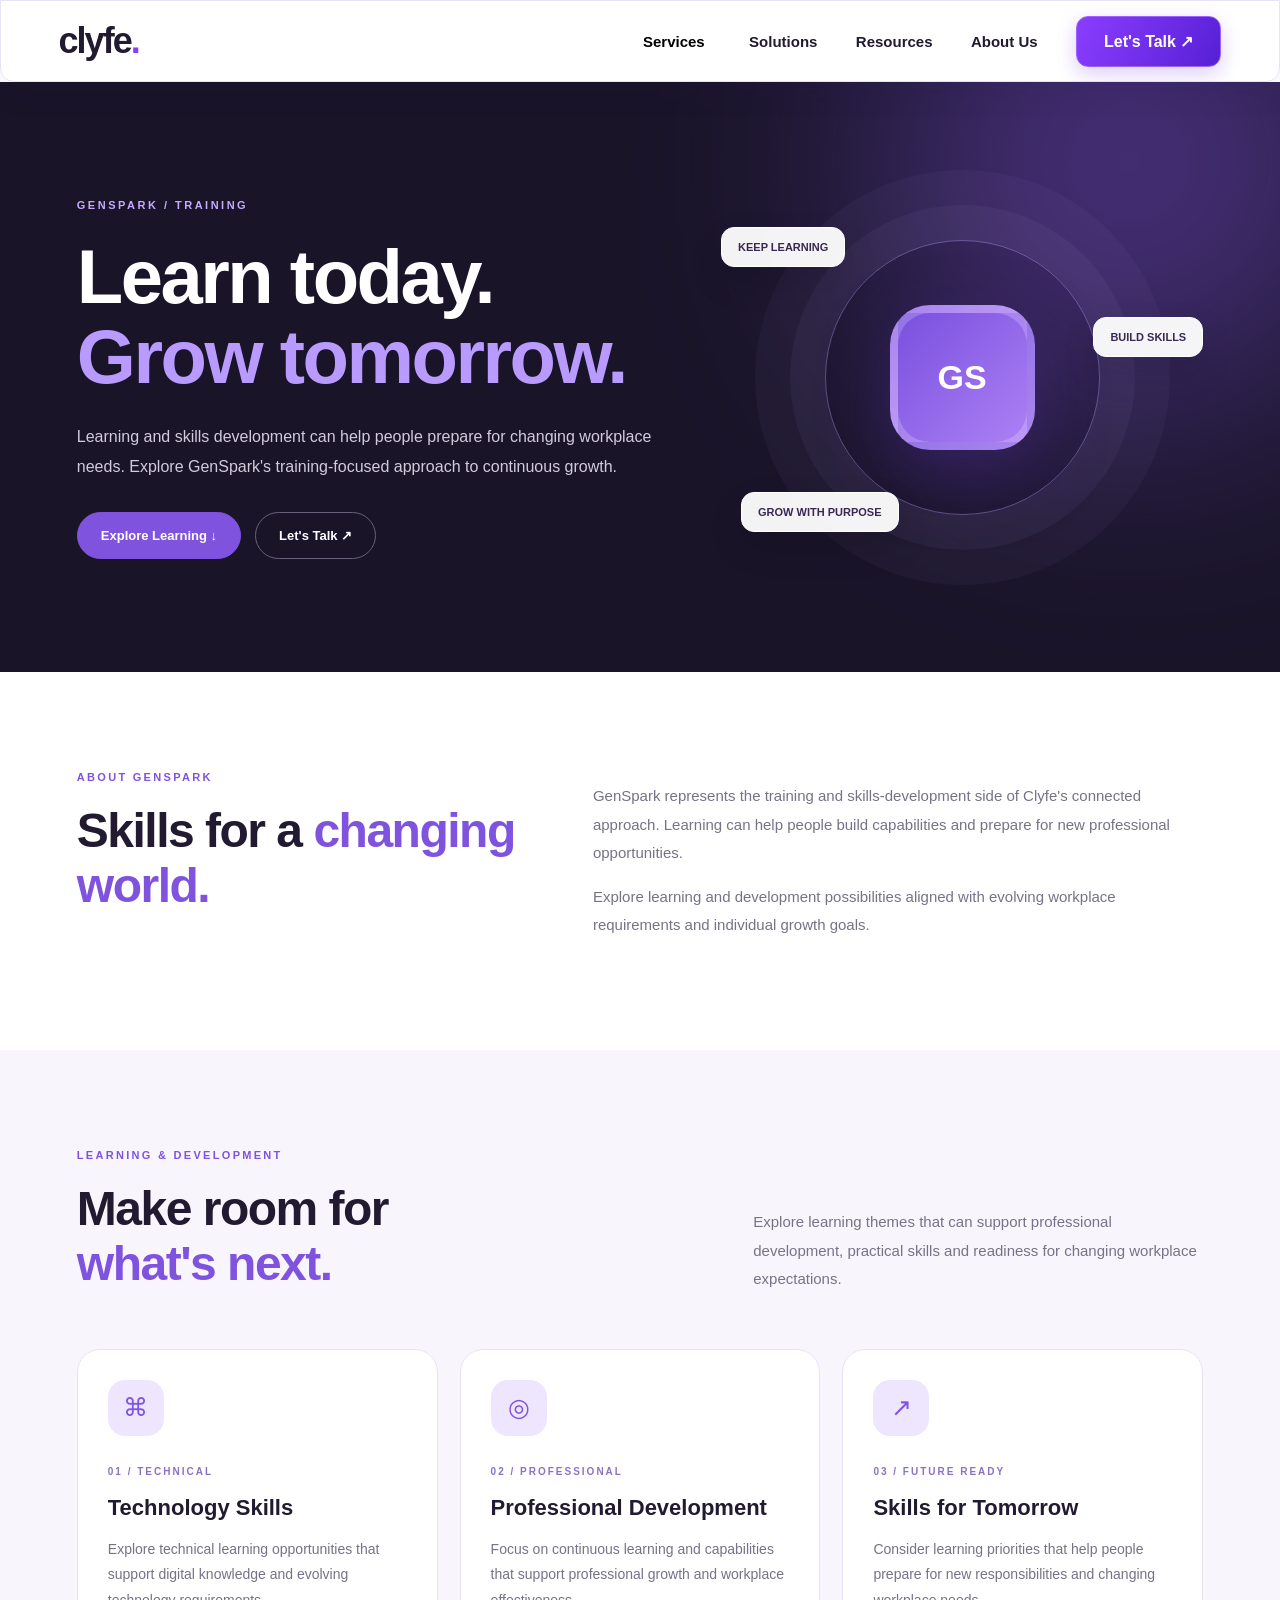
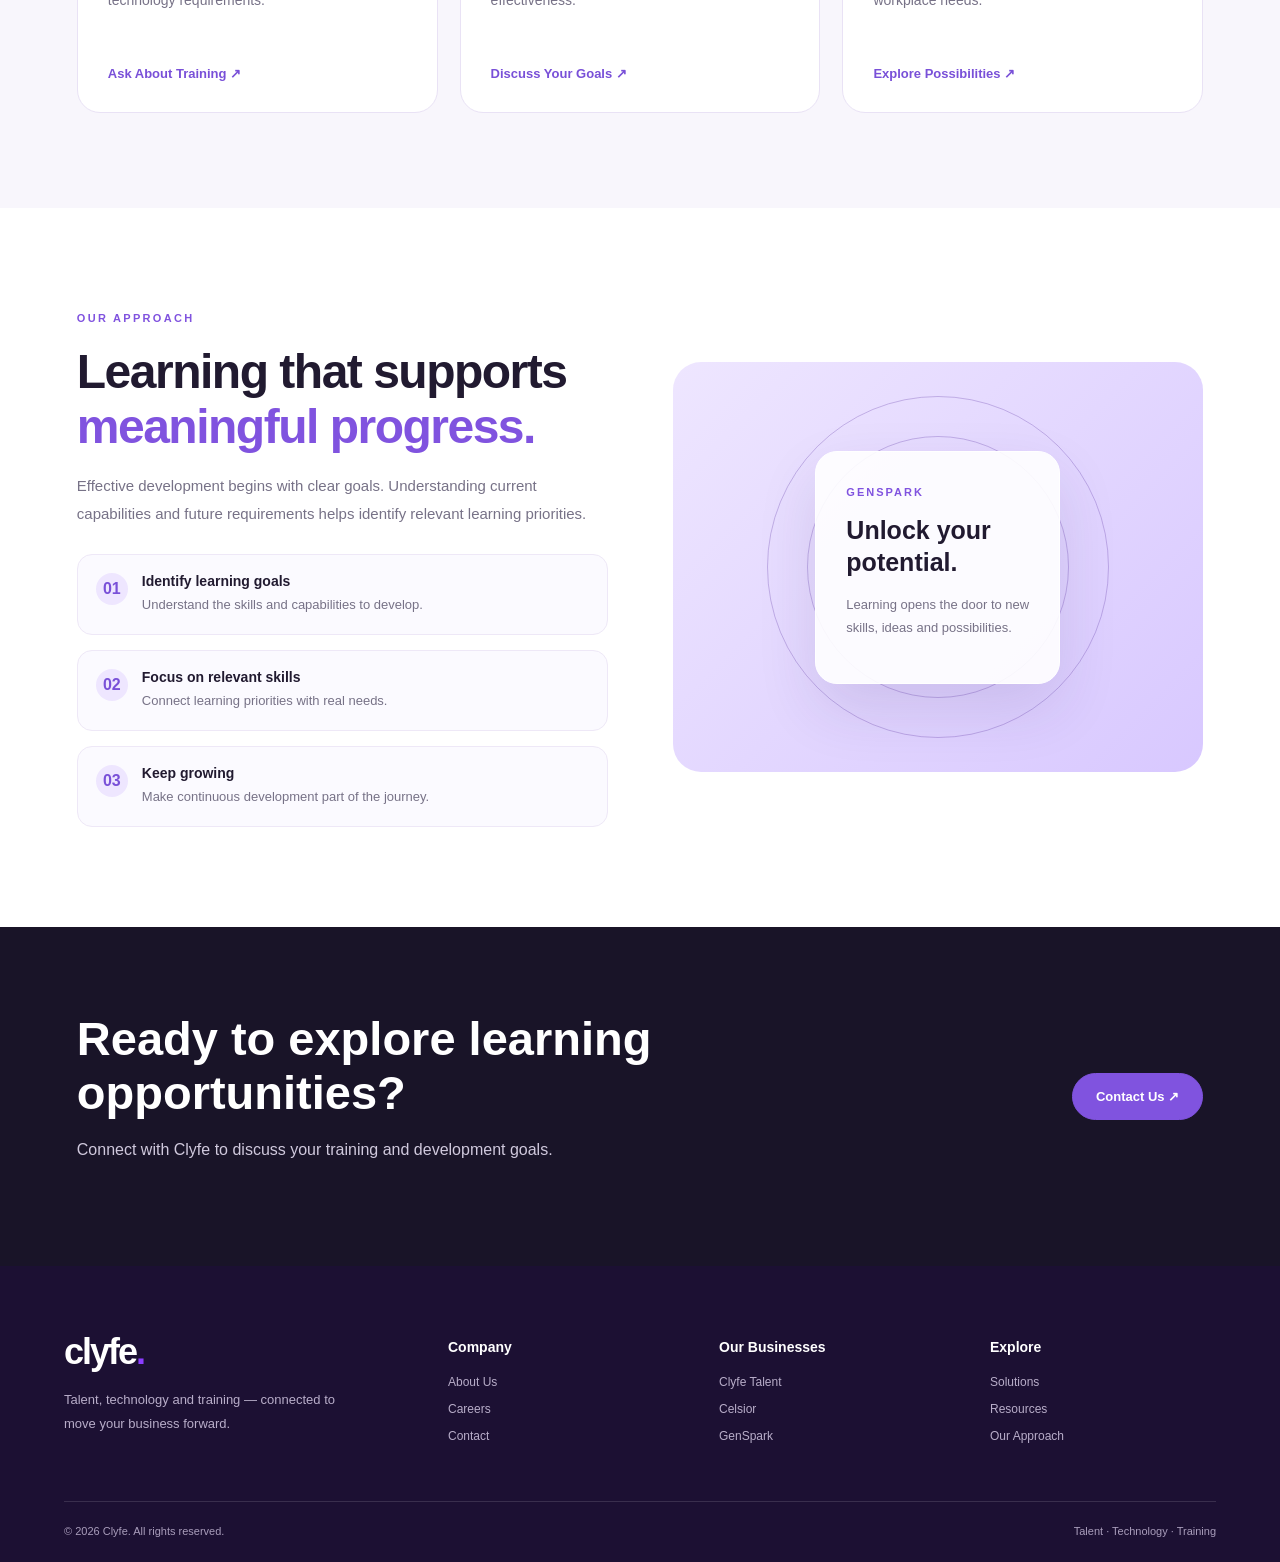
<file: genspark.html>
<!DOCTYPE html>
<html lang="en">
<head>
    <meta charset="UTF-8">
    <meta name="viewport" content="width=device-width, initial-scale=1.0">

    <title>GenSpark | Training & Skills</title>
    <meta name="description" content="Explore GenSpark learning, training and skills development capabilities through Clyfe.">

    <link rel="stylesheet" href="css/style.css">

    <style>
        .genspark-page {
            color: #211a30;
            overflow-x: clip;
        }

        /* HERO */

        .gs-hero {
            position: relative;
            overflow: hidden;
            padding: 100px 6%;
            background: #191428;
            color: white;
        }

        .gs-hero::before {
            content: "";
            position: absolute;
            width: 500px;
            height: 500px;
            top: -170px;
            right: -100px;
            border-radius: 50%;
            background: #8053df;
            filter: blur(130px);
            opacity: .45;
        }

        .gs-hero-inner {
            position: relative;
            z-index: 1;
            display: grid;
            grid-template-columns: 1.1fr .9fr;
            align-items: center;
            gap: 55px;
            max-width: 1200px;
            margin: auto;
        }

        .gs-eyebrow {
            color: #c5aaff;
            font-size: 11px;
            font-weight: 800;
            letter-spacing: 2.5px;
        }

        .gs-hero h1 {
            margin: 24px 0;
            font-size: clamp(42px, 6vw, 76px);
            line-height: 1.06;
            letter-spacing: -2.5px;
        }

        .gs-hero h1 span {
            color: #b99aff;
        }

        .gs-hero p {
            max-width: 620px;
            color: #d1cbdc;
            font-size: 16px;
            line-height: 1.9;
        }

        .gs-actions {
            display: flex;
            flex-wrap: wrap;
            gap: 14px;
            margin-top: 30px;
        }

        .gs-btn {
            display: inline-flex;
            align-items: center;
            justify-content: center;
            padding: 15px 23px;
            border: 1px solid #8053df;
            border-radius: 50px;
            background: #8053df;
            color: white;
            font-size: 13px;
            font-weight: 700;
            text-decoration: none;
            transition: .3s ease;
        }

        .gs-btn:hover {
            transform: translateY(-3px);
            background: #986fea;
        }

        .gs-btn-outline {
            border-color: #6a607b;
            background: transparent;
        }

        /* HERO ART */

        .gs-visual {
            position: relative;
            display: flex;
            min-height: 390px;
            align-items: center;
            justify-content: center;
        }

        .gs-orbit {
            position: absolute;
            width: 275px;
            height: 275px;
            border: 1px solid rgba(194,165,255,.4);
            border-radius: 50%;
            box-shadow: 0 0 0 35px rgba(194,165,255,.05),
                        0 0 0 70px rgba(194,165,255,.04);
            animation: gsRotate 25s linear infinite;
        }

        .gs-core {
            position: relative;
            z-index: 1;
            display: flex;
            width: 145px;
            height: 145px;
            align-items: center;
            justify-content: center;
            border: 8px solid rgba(255,255,255,.2);
            border-radius: 40px;
            background: linear-gradient(135deg,#7950df,#ad80f4);
            box-shadow: 0 25px 70px rgba(91,51,180,.35);
            font-size: 34px;
            font-weight: 800;
            animation: gsFloat 4s ease-in-out infinite;
        }

        .gs-float {
            position: absolute;
            z-index: 2;
            padding: 13px 16px;
            border: 1px solid white;
            border-radius: 13px;
            background: rgba(255,255,255,.95);
            color: #392852;
            font-size: 11px;
            font-weight: 800;
            box-shadow: 0 15px 35px rgba(0,0,0,.12);
        }

        .gs-float-one {
            top: 45px;
            left: 0;
        }

        .gs-float-two {
            top: 135px;
            right: 0;
        }

        .gs-float-three {
            bottom: 40px;
            left: 20px;
        }

        /* INTRO */

        .gs-intro {
            padding: 95px 6%;
            background: white;
        }

        .gs-intro-inner {
            display: grid;
            grid-template-columns: .85fr 1.15fr;
            gap: 65px;
            max-width: 1200px;
            margin: auto;
        }

        .gs-section-label {
            color: #8053df;
            font-size: 11px;
            font-weight: 800;
            letter-spacing: 2.3px;
        }

        .gs-intro h2,
        .gs-programs h2,
        .gs-approach h2 {
            margin: 18px 0;
            font-size: clamp(32px,4vw,48px);
            line-height: 1.15;
            letter-spacing: -1.5px;
        }

        .gs-intro h2 span,
        .gs-programs h2 span,
        .gs-approach h2 span {
            color: #8053df;
        }

        .gs-intro p,
        .gs-programs-heading p,
        .gs-approach-copy > p {
            color: #777287;
            font-size: 15px;
            line-height: 1.9;
        }

        /* PROGRAMS */

        .gs-programs {
            padding: 95px 6%;
            background: #f8f6fc;
        }

        .gs-programs-inner {
            max-width: 1200px;
            margin: auto;
        }

        .gs-programs-heading {
            display: flex;
            align-items: end;
            justify-content: space-between;
            gap: 35px;
            margin-bottom: 40px;
        }

        .gs-programs-heading p {
            max-width: 450px;
        }

        .gs-grid {
            display: grid;
            grid-template-columns: repeat(3,minmax(0,1fr));
            gap: 22px;
        }

        .gs-card {
            padding: 30px;
            border: 1px solid #e9e2f5;
            border-radius: 23px;
            background: white;
            transition: transform .3s ease, box-shadow .3s ease;
        }

        .gs-card:hover {
            transform: translateY(-8px);
            box-shadow: 0 22px 45px rgba(46,27,85,.10);
        }

        .gs-card-icon {
            display: flex;
            width: 56px;
            height: 56px;
            align-items: center;
            justify-content: center;
            margin-bottom: 25px;
            border-radius: 17px;
            background: #eee6ff;
            color: #8053df;
            font-size: 25px;
        }

        .gs-card small {
            color: #8c72c4;
            font-size: 10px;
            font-weight: 800;
            letter-spacing: 2px;
        }

        .gs-card h3 {
            margin: 14px 0;
            font-size: 22px;
            line-height: 1.35;
        }

        .gs-card p {
            min-height: 105px;
            margin: 0 0 22px;
            color: #777287;
            font-size: 14px;
            line-height: 1.85;
        }

        .gs-card a {
            color: #7950d8;
            font-size: 13px;
            font-weight: 800;
            text-decoration: none;
        }

        /* APPROACH */

        .gs-approach {
            padding: 100px 6%;
            background: white;
        }

        .gs-approach-inner {
            display: grid;
            grid-template-columns: 1fr 1fr;
            align-items: center;
            gap: 65px;
            max-width: 1200px;
            margin: auto;
        }

        .gs-points {
            display: grid;
            gap: 15px;
            margin-top: 25px;
        }

        .gs-point {
            display: flex;
            gap: 14px;
            padding: 18px;
            border: 1px solid #eee8f7;
            border-radius: 15px;
            background: #fbfaff;
        }

        .gs-point-number {
            display: flex;
            flex-shrink: 0;
            width: 32px;
            height: 32px;
            align-items: center;
            justify-content: center;
            border-radius: 50%;
            background: #eee6ff;
            color: #7950d8;
            font-weight: 800;
        }

        .gs-point strong {
            display: block;
            margin-bottom: 5px;
            font-size: 14px;
        }

        .gs-point p {
            margin: 0;
            color: #777287;
            font-size: 13px;
            line-height: 1.7;
        }

        .gs-art {
            position: relative;
            display: flex;
            min-height: 410px;
            align-items: center;
            justify-content: center;
            overflow: hidden;
            border-radius: 28px;
            background: linear-gradient(135deg,#eee6ff,#d8c8ff);
        }

        .gs-art::before,
        .gs-art::after {
            content: "";
            position: absolute;
            width: 260px;
            height: 260px;
            border: 1px solid rgba(100,60,170,.3);
            border-radius: 50%;
        }

        .gs-art::after {
            width: 340px;
            height: 340px;
        }

        .gs-art-card {
            position: relative;
            z-index: 1;
            width: 245px;
            padding: 30px;
            border: 1px solid white;
            border-radius: 22px;
            background: rgba(255,255,255,.9);
            box-shadow: 0 25px 60px rgba(61,39,111,.12);
            animation: gsFloat 5s ease-in-out infinite;
        }

        .gs-art-card span {
            color: #8053df;
            font-size: 11px;
            font-weight: 800;
            letter-spacing: 2px;
        }

        .gs-art-card h3 {
            margin: 15px 0;
            font-size: 25px;
            line-height: 1.25;
        }

        .gs-art-card p {
            color: #777287;
            font-size: 13px;
            line-height: 1.8;
        }

        /* CTA */

        .gs-cta {
            padding: 85px 6%;
            background: #191428;
            color: white;
        }

        .gs-cta-inner {
            display: flex;
            align-items: center;
            justify-content: space-between;
            gap: 30px;
            max-width: 1200px;
            margin: auto;
        }

        .gs-cta h2 {
            max-width: 700px;
            margin: 0 0 15px;
            font-size: clamp(32px,4vw,47px);
            line-height: 1.15;
        }

        .gs-cta p {
            color: #d0c9dd;
            line-height: 1.8;
        }

        @keyframes gsFloat {
            0%,100% { transform: translateY(0) rotate(-4deg); }
            50% { transform: translateY(-12px) rotate(3deg); }
        }

        @keyframes gsRotate {
            to { transform: rotate(360deg); }
        }

        @media(max-width:900px) {
            .gs-hero-inner,
            .gs-intro-inner,
            .gs-approach-inner {
                grid-template-columns: 1fr;
            }

            .gs-visual {
                min-height: 330px;
            }

            .gs-programs-heading {
                align-items: flex-start;
                flex-direction: column;
            }

            .gs-grid {
                grid-template-columns: repeat(2,minmax(0,1fr));
            }

            .gs-cta-inner {
                align-items: flex-start;
                flex-direction: column;
            }
        }

        @media(max-width:600px) {
            .gs-hero,
            .gs-intro,
            .gs-programs,
            .gs-approach,
            .gs-cta {
                padding: 70px 5%;
            }

            .gs-hero h1 {
                letter-spacing: -1.5px;
            }

            .gs-grid {
                grid-template-columns: 1fr;
            }

            .gs-card p {
                min-height: auto;
            }

            .gs-visual {
                min-height: 290px;
            }

            .gs-orbit {
                width: 215px;
                height: 215px;
            }

            .gs-core {
                width: 115px;
                height: 115px;
                border-radius: 32px;
            }

            .gs-float-one {
                top: 15px;
                left: 0;
            }

            .gs-float-two {
                top: 100px;
                right: 0;
            }

            .gs-float-three {
                bottom: 15px;
                left: 0;
            }

            .gs-art {
                min-height: 330px;
            }
        }

        @media(prefers-reduced-motion:reduce) {
            .gs-core,
            .gs-orbit,
            .gs-art-card {
                animation: none;
            }
        }
    </style>
</head>

<body class="genspark-page">

       <!-- NAVBAR -->
        <header class="navbar">
            <a href="index.html" class="logo">clyfe<span>.</span></a>

            <button class="mobile-toggle" id="menuButton" aria-label="Open menu"
                aria-expanded="false">☰</button>

            <nav class="nav-links" id="navLinks">
                <div class="nav-dropdown">
                    <button id="servicesButton" class="nav-link">Services
                    </button>
                    <div class="dropdown-menu" id="servicesMenu">
                        <a href="talent.html"><b>Clyfe Talent</b><small>People
                                and workforce solutions</small></a>
                        <a href="celsior.html"><b>Celsior</b><small>Technology
                                and innovation</small></a>
                        <a href="genspark.html"><b>GenSpark</b><small>Training
                                and skills</small></a>
                    </div>
                </div>
                <a class="nav-link" href="solutions.html">Solutions</a>
                <a class="nav-link" href="resources.html">Resources</a>
                <a class="nav-link" href="about.html">About Us</a>
                <a class="nav-cta" href="contact.html">Let's Talk ↗</a>
            </nav>
        </header>
    <section class="gs-hero">
        <div class="gs-hero-inner">

            <div>
                <span class="gs-eyebrow">GENSPARK / TRAINING</span>

                <h1>
                    Learn today.<br>
                    <span>Grow tomorrow.</span>
                </h1>

                <p>
                    Learning and skills development can help people prepare
                    for changing workplace needs. Explore GenSpark's
                    training-focused approach to continuous growth.
                </p>

                <div class="gs-actions">
                    <a href="#learning" class="gs-btn">
                        Explore Learning ↓
                    </a>

                    <a href="contact.html" class="gs-btn gs-btn-outline">
                        Let's Talk ↗
                    </a>
                </div>
            </div>

            <div class="gs-visual">
                <div class="gs-orbit"></div>
                <div class="gs-core">GS</div>

                <span class="gs-float gs-float-one">KEEP LEARNING</span>
                <span class="gs-float gs-float-two">BUILD SKILLS</span>
                <span class="gs-float gs-float-three">GROW WITH PURPOSE</span>
            </div>

        </div>
    </section>

    <!-- INTRO -->
    <section class="gs-intro">
        <div class="gs-intro-inner">

            <div>
                <span class="gs-section-label">ABOUT GENSPARK</span>

                <h2>
                    Skills for a
                    <span>changing world.</span>
                </h2>
            </div>

            <div>
                <p>
                    GenSpark represents the training and skills-development
                    side of Clyfe's connected approach. Learning can help
                    people build capabilities and prepare for new
                    professional opportunities.
                </p>

                <p>
                    Explore learning and development possibilities aligned
                    with evolving workplace requirements and individual
                    growth goals.
                </p>
            </div>

        </div>
    </section>

    <!-- LEARNING AREAS -->
    <section class="gs-programs" id="learning">
        <div class="gs-programs-inner">

            <div class="gs-programs-heading">
                <div>
                    <span class="gs-section-label">LEARNING & DEVELOPMENT</span>

                    <h2>
                        Make room for<br>
                        <span>what's next.</span>
                    </h2>
                </div>

                <p>
                    Explore learning themes that can support professional
                    development, practical skills and readiness for
                    changing workplace expectations.
                </p>
            </div>

            <div class="gs-grid">

                <article class="gs-card">
                    <div class="gs-card-icon">⌘</div>
                    <small>01 / TECHNICAL</small>
                    <h3>Technology Skills</h3>
                    <p>
                        Explore technical learning opportunities that
                        support digital knowledge and evolving
                        technology requirements.
                    </p>
                    <a href="contact.html">Ask About Training ↗</a>
                </article>

                <article class="gs-card">
                    <div class="gs-card-icon">◎</div>
                    <small>02 / PROFESSIONAL</small>
                    <h3>Professional Development</h3>
                    <p>
                        Focus on continuous learning and capabilities
                        that support professional growth and
                        workplace effectiveness.
                    </p>
                    <a href="contact.html">Discuss Your Goals ↗</a>
                </article>

                <article class="gs-card">
                    <div class="gs-card-icon">↗</div>
                    <small>03 / FUTURE READY</small>
                    <h3>Skills for Tomorrow</h3>
                    <p>
                        Consider learning priorities that help people
                        prepare for new responsibilities and
                        changing workplace needs.
                    </p>
                    <a href="contact.html">Explore Possibilities ↗</a>
                </article>

            </div>
        </div>
    </section>

    <!-- APPROACH -->
    <section class="gs-approach">
        <div class="gs-approach-inner">

            <div class="gs-approach-copy">
                <span class="gs-section-label">OUR APPROACH</span>

                <h2>
                    Learning that supports<br>
                    <span>meaningful progress.</span>
                </h2>

                <p>
                    Effective development begins with clear goals.
                    Understanding current capabilities and future
                    requirements helps identify relevant learning priorities.
                </p>

                <div class="gs-points">

                    <div class="gs-point">
                        <span class="gs-point-number">01</span>
                        <div>
                            <strong>Identify learning goals</strong>
                            <p>Understand the skills and capabilities to develop.</p>
                        </div>
                    </div>

                    <div class="gs-point">
                        <span class="gs-point-number">02</span>
                        <div>
                            <strong>Focus on relevant skills</strong>
                            <p>Connect learning priorities with real needs.</p>
                        </div>
                    </div>

                    <div class="gs-point">
                        <span class="gs-point-number">03</span>
                        <div>
                            <strong>Keep growing</strong>
                            <p>Make continuous development part of the journey.</p>
                        </div>
                    </div>

                </div>
            </div>

            <div class="gs-art">
                <div class="gs-art-card">
                    <span>GENSPARK</span>
                    <h3>Unlock your potential.</h3>
                    <p>
                        Learning opens the door to new skills,
                        ideas and possibilities.
                    </p>
                </div>
            </div>

        </div>
    </section>

    <!-- CTA -->
    <section class="gs-cta">
        <div class="gs-cta-inner">

            <div>
                <h2>Ready to explore learning opportunities?</h2>

                <p>
                    Connect with Clyfe to discuss your training
                    and development goals.
                </p>
            </div>

            <a href="contact.html" class="gs-btn">
                Contact Us ↗
            </a>

        </div>
    </section>

   <!-- FOOTER -->
        <footer class="footer">
            <div class="footer-main">
                <div class="footer-about">
                    <a href="index.html"
                        class="logo footer-logo">clyfe<span>.</span></a>
                    <p>Talent, technology and training — connected to move your
                        business forward.</p>
                </div>
                <div><h4>Company</h4><a href="about.html">About Us</a><a
                        href="careers.html">Careers</a><a
                        href="contact.html">Contact</a></div>
                <div><h4>Our Businesses</h4><a href="talent.html">Clyfe
                        Talent</a><a href="celsior.html">Celsior</a><a
                        href="genspark.html">GenSpark</a></div>
                <div><h4>Explore</h4><a href="solutions.html">Solutions</a><a
                        href="resources.html">Resources</a><a
                        href="approach.html">Our Approach</a></div>
            </div>
            <div class="footer-bottom"><span>© 2026 Clyfe. All rights
                    reserved.</span><span>Talent · Technology ·
                    Training</span></div>
        </footer>

    <script src="js/script.js"></script>

</body>
</html>
</file>
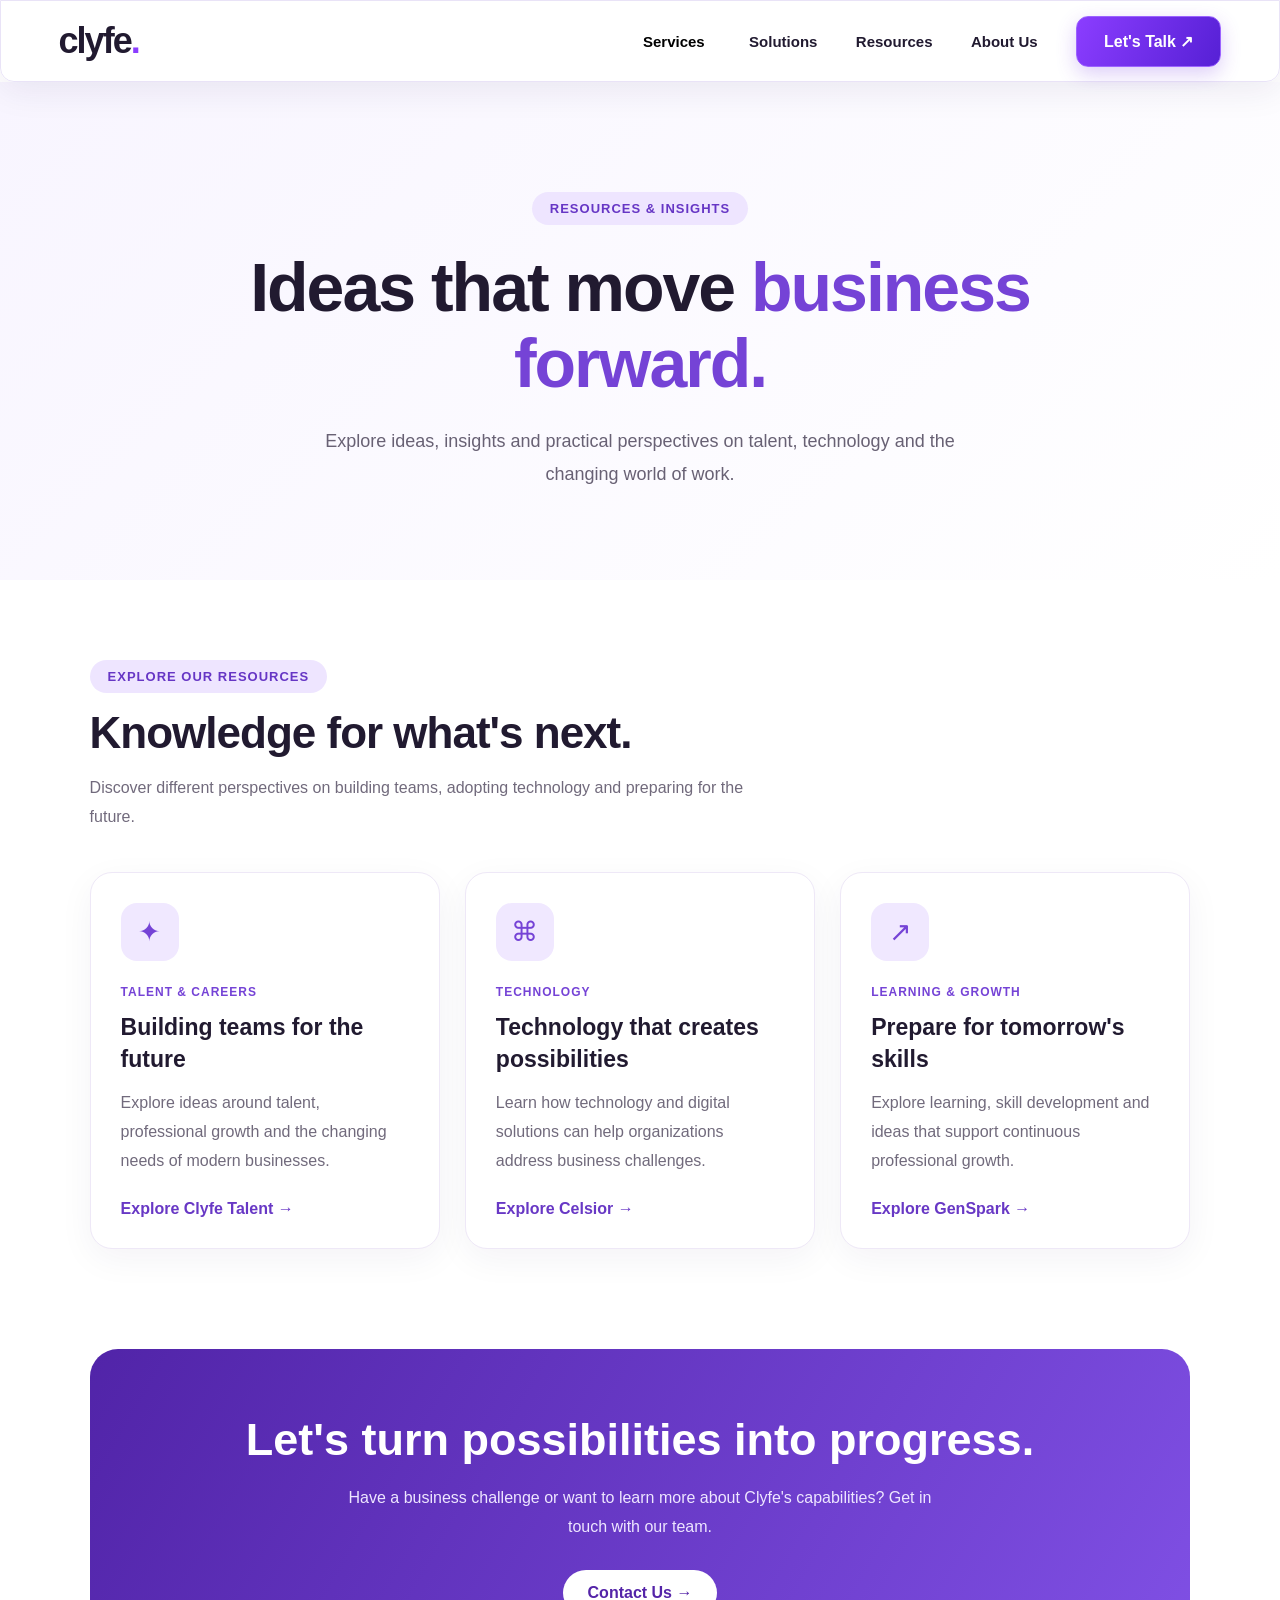
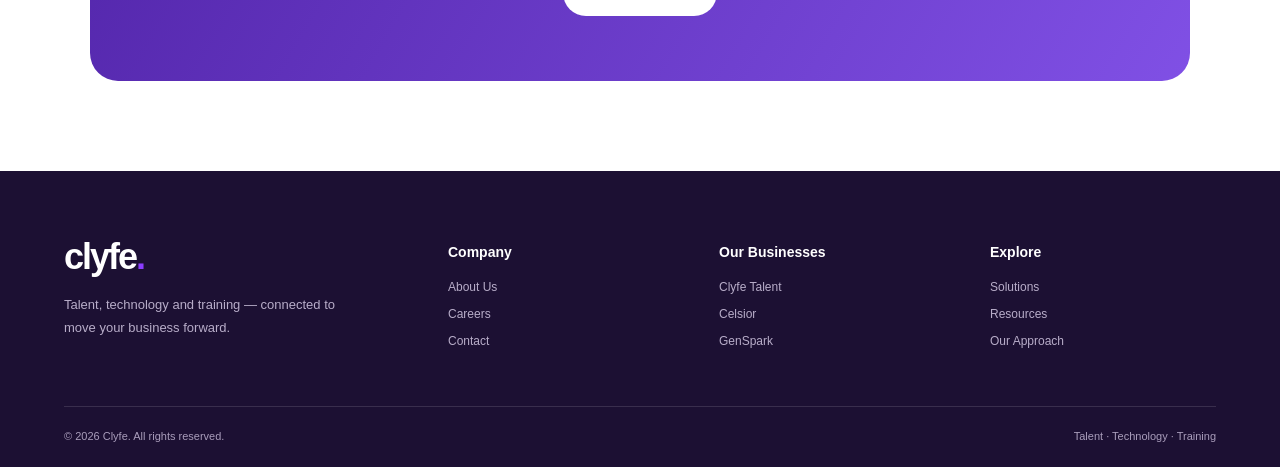
<file: resources.html>
<!DOCTYPE html>
<html lang="en">
<head>
    <meta charset="UTF-8">
    <meta name="viewport" content="width=device-width, initial-scale=1.0">
    <title>Resources & Insights | Clyfe</title>
    <link rel="stylesheet" href="css/style.css">

    <style>
        .resources-page {
            color: #211a30;
            overflow-x: clip;
        }

        .resources-hero {
            padding: 110px 7% 90px;
            text-align: center;
            background: linear-gradient(135deg, #f8f5ff, #ffffff);
        }

        .resources-label {
            display: inline-block;
            padding: 9px 18px;
            border-radius: 30px;
            background: #eee5ff;
            color: #6636c5;
            font-size: 13px;
            font-weight: 700;
            letter-spacing: 1px;
            text-transform: uppercase;
        }

        .resources-hero h1 {
            max-width: 850px;
            margin: 24px auto;
            font-size: clamp(38px, 6vw, 68px);
            line-height: 1.12;
            letter-spacing: -2px;
        }

        .resources-hero h1 span {
            color: #7543d6;
        }

        .resources-hero p {
            max-width: 680px;
            margin: 0 auto;
            color: #686174;
            font-size: 18px;
            line-height: 1.8;
        }

        .resources-section {
            padding: 80px 7%;
        }

        .resources-heading {
            max-width: 700px;
            margin-bottom: 40px;
        }

        .resources-heading h2 {
            margin: 15px 0;
            font-size: clamp(30px, 4vw, 44px);
            letter-spacing: -1px;
        }

        .resources-heading p {
            color: #716a7c;
            line-height: 1.8;
        }

        .resources-grid {
            display: grid;
            grid-template-columns: repeat(3, minmax(0, 1fr));
            gap: 25px;
        }

        .resource-card {
            position: relative;
            display: flex;
            flex-direction: column;
            min-height: 330px;
            padding: 30px;
            border: 1px solid #eee8f7;
            border-radius: 22px;
            background: #fff;
            box-shadow: 0 10px 35px rgba(49, 28, 83, .05);
            transition: transform .3s ease, box-shadow .3s ease;
        }

        .resource-card:hover {
            transform: translateY(-8px);
            box-shadow: 0 20px 45px rgba(49, 28, 83, .12);
        }

        .resource-icon {
            display: grid;
            place-items: center;
            width: 58px;
            height: 58px;
            margin-bottom: 24px;
            border-radius: 16px;
            background: #f0e8ff;
            color: #7543d6;
            font-size: 27px;
        }

        .resource-card .resource-type {
            margin-bottom: 12px;
            color: #7543d6;
            font-size: 12px;
            font-weight: 700;
            letter-spacing: 1px;
            text-transform: uppercase;
        }

        .resource-card h3 {
            margin: 0 0 14px;
            font-size: 23px;
            line-height: 1.4;
        }

        .resource-card p {
            margin: 0 0 25px;
            color: #716a7c;
            line-height: 1.8;
        }

        .resource-link {
            display: inline-flex;
            align-items: center;
            gap: 8px;
            margin-top: auto;
            color: #6838c5;
            font-weight: 700;
            text-decoration: none;
        }

        .resource-link:hover {
            gap: 13px;
        }

        .resources-cta {
            margin: 20px 7% 90px;
            padding: 65px 25px;
            border-radius: 28px;
            background: linear-gradient(120deg, #5124a8, #8050e5);
            color: white;
            text-align: center;
        }

        .resources-cta h2 {
            margin: 0 0 18px;
            font-size: clamp(30px, 4vw, 45px);
        }

        .resources-cta p {
            max-width: 620px;
            margin: 0 auto 28px;
            color: #eee6ff;
            line-height: 1.8;
        }

        .resources-cta a {
            display: inline-block;
            padding: 14px 25px;
            border-radius: 30px;
            background: white;
            color: #5424a8;
            font-weight: 700;
            text-decoration: none;
            transition: transform .25s ease;
        }

        .resources-cta a:hover {
            transform: translateY(-3px);
        }

        @media (max-width: 900px) {
            .resources-grid {
                grid-template-columns: repeat(2, minmax(0, 1fr));
            }
        }

        @media (max-width: 600px) {
            .resources-hero {
                padding: 75px 6%;
            }

            .resources-section {
                padding: 55px 6%;
            }

            .resources-grid {
                grid-template-columns: 1fr;
            }

            .resource-card {
                min-height: 290px;
            }

            .resources-cta {
                margin: 10px 5% 60px;
                padding: 45px 22px;
            }
        }
    </style>
</head>

<body>
    <div class="resources-page">

         <!-- NAVBAR -->
        <header class="navbar">
            <a href="index.html" class="logo">clyfe<span>.</span></a>

            <button class="mobile-toggle" id="menuButton" aria-label="Open menu"
                aria-expanded="false">☰</button>

            <nav class="nav-links" id="navLinks">
                <div class="nav-dropdown">
                    <button id="servicesButton" class="nav-link">Services
                    </button>
                    <div class="dropdown-menu" id="servicesMenu">
                        <a href="talent.html"><b>Clyfe Talent</b><small>People
                                and workforce solutions</small></a>
                        <a href="celsior.html"><b>Celsior</b><small>Technology
                                and innovation</small></a>
                        <a href="genspark.html"><b>GenSpark</b><small>Training
                                and skills</small></a>
                    </div>
                </div>
                <a class="nav-link" href="solutions.html">Solutions</a>
                <a class="nav-link" href="resources.html">Resources</a>
                <a class="nav-link" href="about.html">About Us</a>
                <a class="nav-cta" href="contact.html">Let's Talk ↗</a>
            </nav>
        </header>

        <section class="resources-hero">
            <span class="resources-label">Resources & Insights</span>

            <h1>
                Ideas that move <span>business forward.</span>
            </h1>

            <p>
                Explore ideas, insights and practical perspectives on
                talent, technology and the changing world of work.
            </p>
        </section>

        <section class="resources-section">
            <div class="resources-heading">
                <span class="resources-label">Explore Our Resources</span>
                <h2>Knowledge for what's next.</h2>
                <p>
                    Discover different perspectives on building teams,
                    adopting technology and preparing for the future.
                </p>
            </div>

            <div class="resources-grid">

                <article class="resource-card">
                    <div class="resource-icon">✦</div>
                    <span class="resource-type">Talent & Careers</span>
                    <h3>Building teams for the future</h3>
                    <p>
                        Explore ideas around talent, professional growth
                        and the changing needs of modern businesses.
                    </p>
                    <a class="resource-link" href="talent.html">
                        Explore Clyfe Talent →
                    </a>
                </article>

                <article class="resource-card">
                    <div class="resource-icon">⌘</div>
                    <span class="resource-type">Technology</span>
                    <h3>Technology that creates possibilities</h3>
                    <p>
                        Learn how technology and digital solutions can
                        help organizations address business challenges.
                    </p>
                    <a class="resource-link" href="celsior.html">
                        Explore Celsior →
                    </a>
                </article>

                <article class="resource-card">
                    <div class="resource-icon">↗</div>
                    <span class="resource-type">Learning & Growth</span>
                    <h3>Prepare for tomorrow's skills</h3>
                    <p>
                        Explore learning, skill development and ideas
                        that support continuous professional growth.
                    </p>
                    <a class="resource-link" href="genspark.html">
                        Explore GenSpark →
                    </a>
                </article>

            </div>
        </section>

        <section class="resources-cta">
            <h2>Let's turn possibilities into progress.</h2>
            <p>
                Have a business challenge or want to learn more about
                Clyfe's capabilities? Get in touch with our team.
            </p>
            <a href="contact.html">Contact Us →</a>
        </section>

         <!-- FOOTER -->
        <footer class="footer">
            <div class="footer-main">
                <div class="footer-about">
                    <a href="index.html"
                        class="logo footer-logo">clyfe<span>.</span></a>
                    <p>Talent, technology and training — connected to move your
                        business forward.</p>
                </div>
                <div><h4>Company</h4><a href="about.html">About Us</a><a
                        href="careers.html">Careers</a><a
                        href="contact.html">Contact</a></div>
                <div><h4>Our Businesses</h4><a href="talent.html">Clyfe
                        Talent</a><a href="celsior.html">Celsior</a><a
                        href="genspark.html">GenSpark</a></div>
                <div><h4>Explore</h4><a href="solutions.html">Solutions</a><a
                        href="resources.html">Resources</a><a
                        href="approach.html">Our Approach</a></div>
            </div>
            <div class="footer-bottom"><span>© 2026 Clyfe. All rights
                    reserved.</span><span>Talent · Technology ·
                    Training</span></div>
        </footer>

    </div>

    <script src="js/script.js"></script>
</body>
</html>
</file>
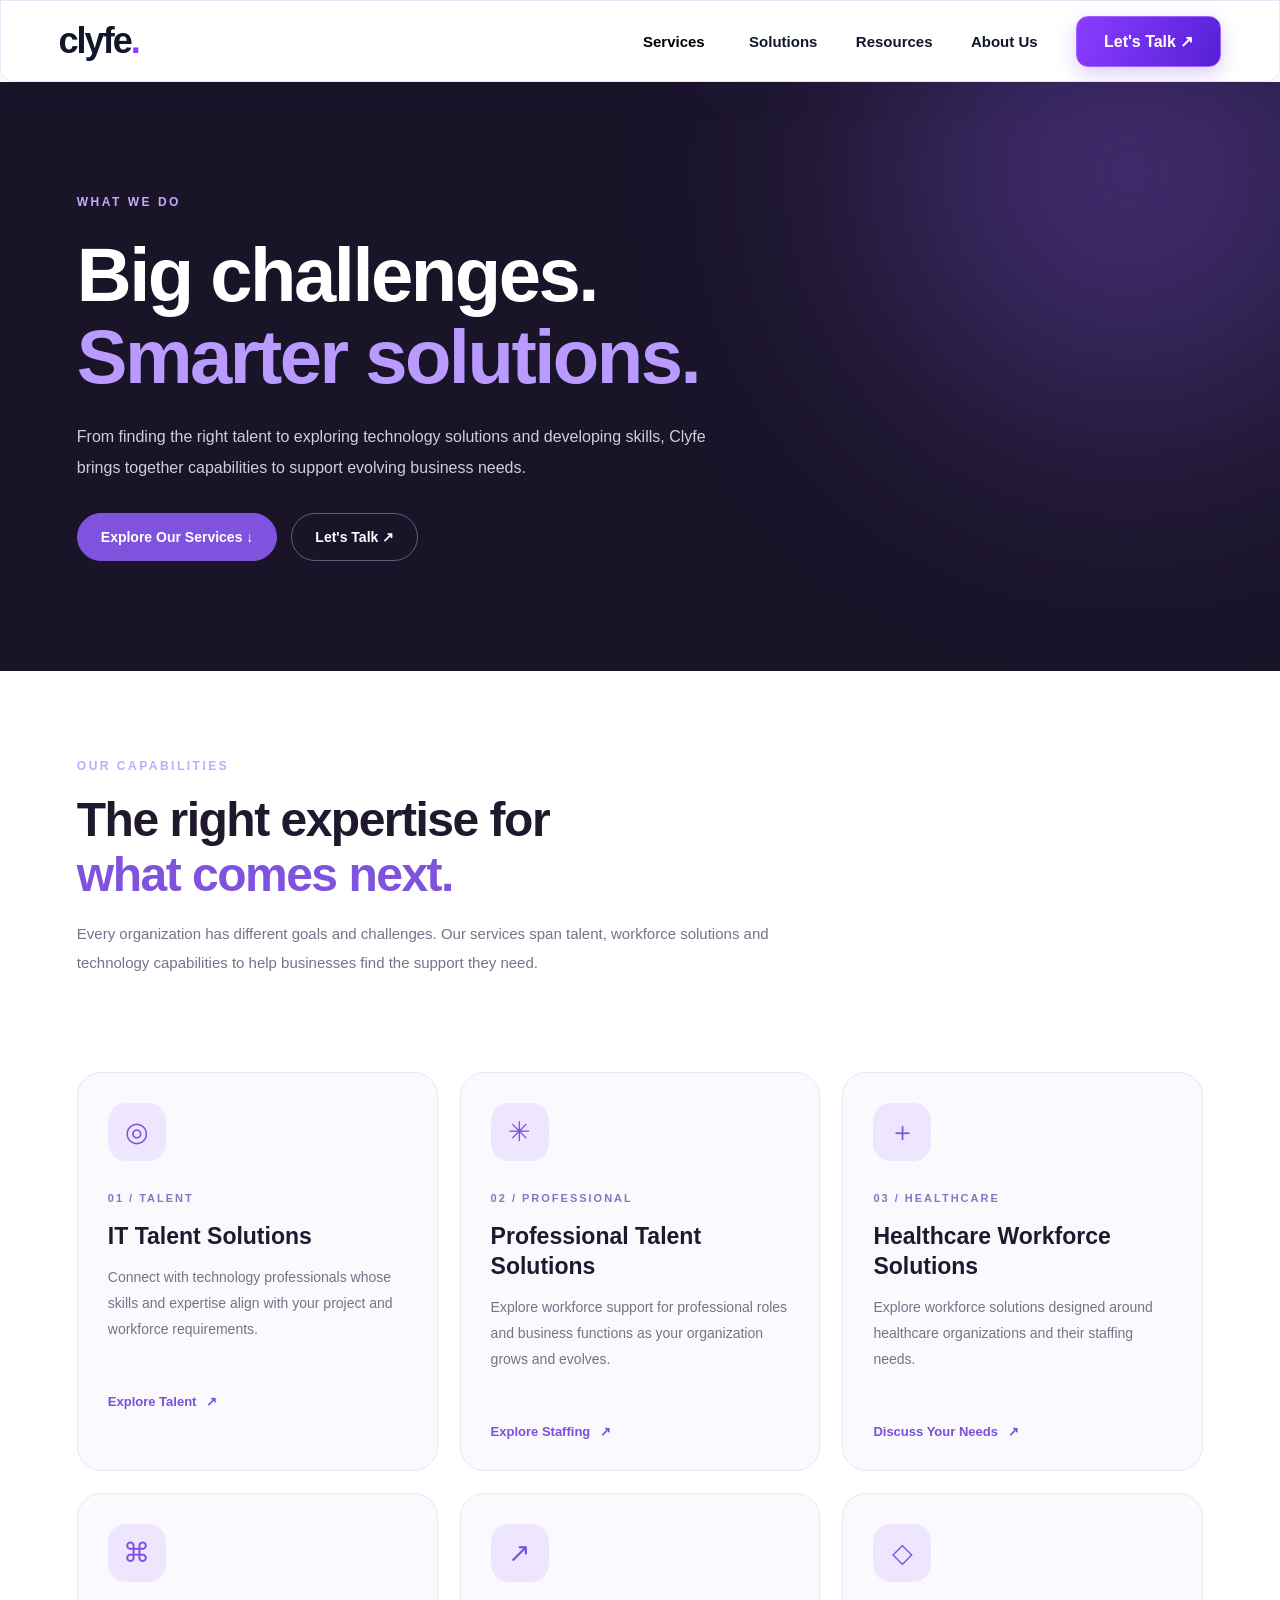
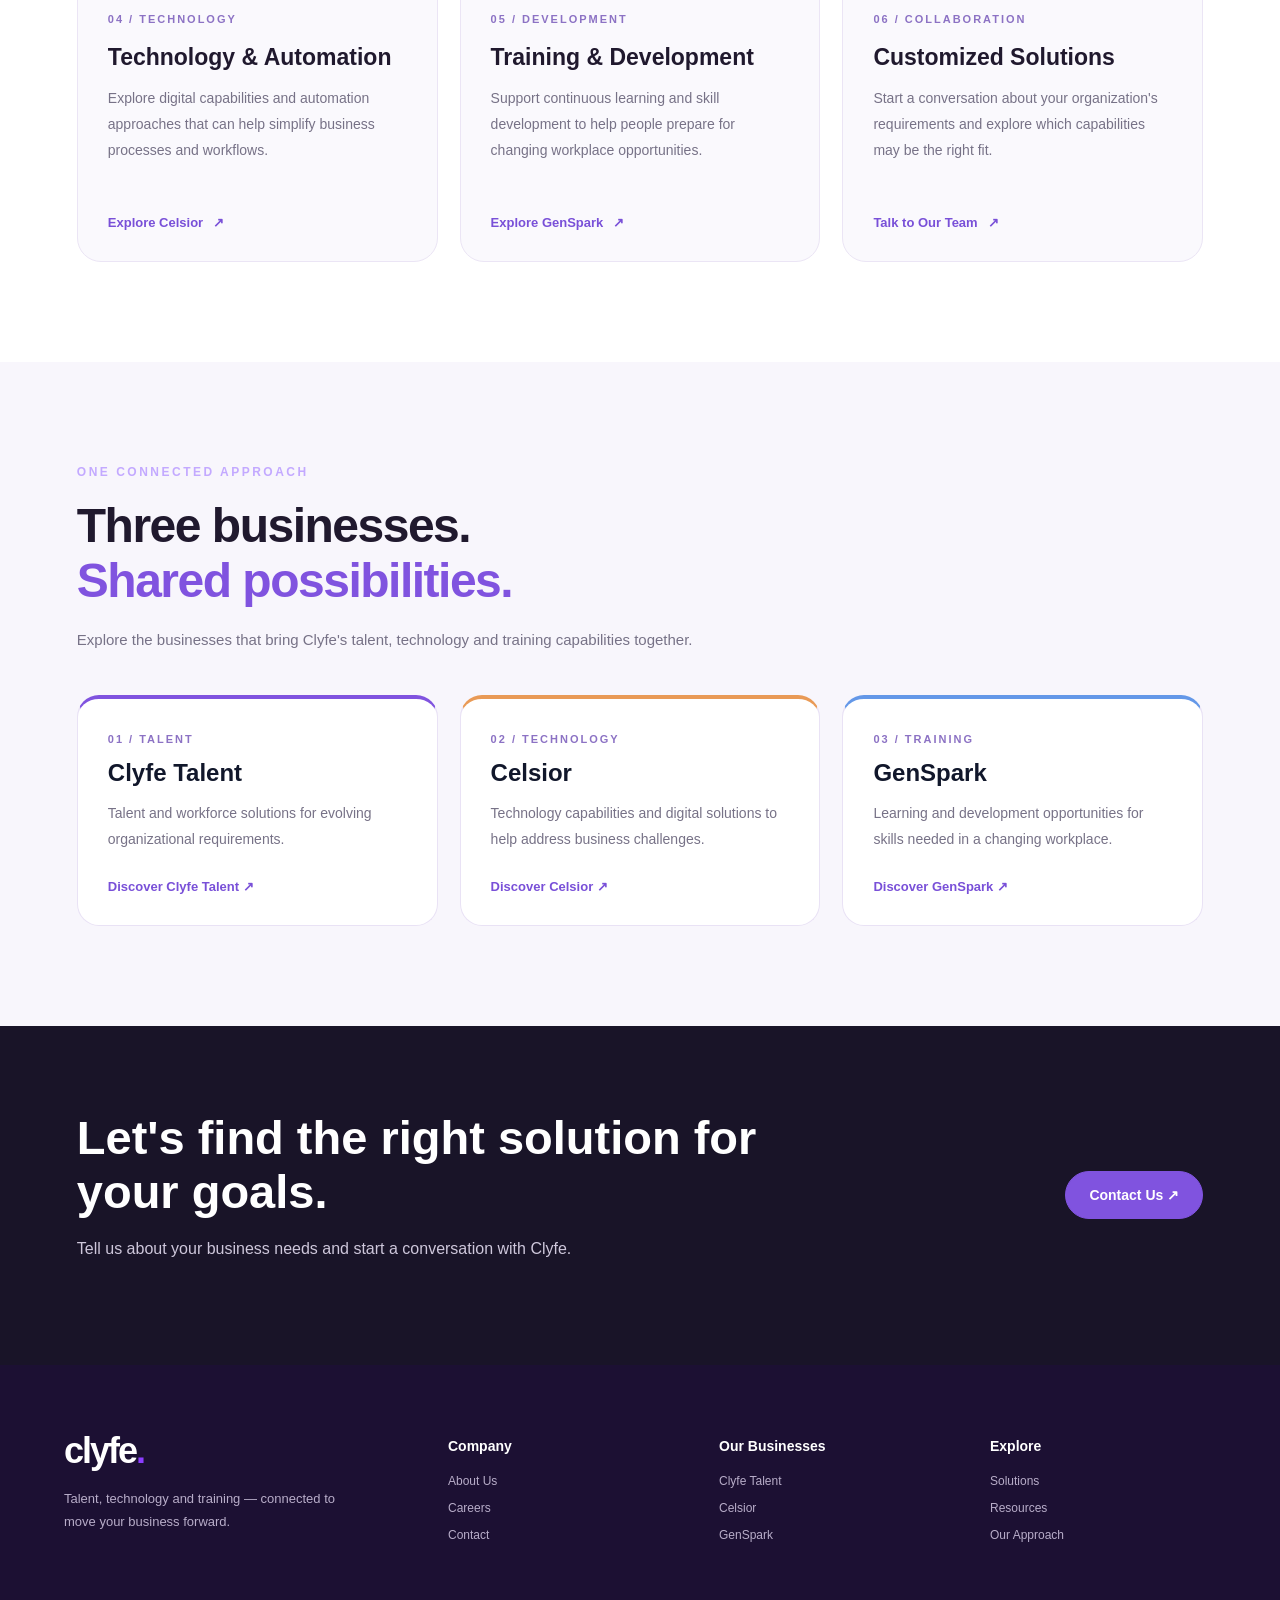
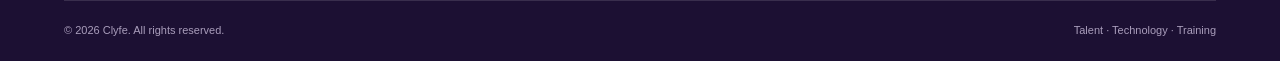
<file: services.html>
<!DOCTYPE html>
<html lang="en">
<head>
    <meta charset="UTF-8">
    <meta name="viewport" content="width=device-width, initial-scale=1.0">

    <title>Our Services | Clyfe</title>
    <meta name="description" content="Explore Clyfe talent solutions, professional staffing, healthcare workforce solutions and technology services.">

    <link rel="stylesheet" href="css/style.css">

    <style>
        /* SERVICES PAGE */

        .services-hero {
            position: relative;
            overflow: hidden;
            padding: 110px 6%;
            background: #191428;
            color: white;
        }

        .services-hero::after {
            content: "";
            position: absolute;
            width: 500px;
            height: 500px;
            right: -100px;
            top: -160px;
            border-radius: 50%;
            background: #8053df;
            filter: blur(130px);
            opacity: .4;
        }

        .services-hero-inner {
            position: relative;
            z-index: 1;
            max-width: 1200px;
            margin: auto;
        }

        .services-eyebrow {
            color: #c3a9ff;
            font-size: 12px;
            font-weight: 800;
            letter-spacing: 2.5px;
        }

        .services-hero h1 {
            max-width: 900px;
            margin: 24px 0;
            font-size: clamp(42px, 6vw, 76px);
            line-height: 1.08;
            letter-spacing: -2.5px;
        }

        .services-hero h1 span {
            color: #b99aff;
        }

        .services-hero p {
            max-width: 650px;
            color: #d2ccdf;
            font-size: 16px;
            line-height: 1.9;
        }

        .services-actions {
            display: flex;
            flex-wrap: wrap;
            gap: 14px;
            margin-top: 30px;
        }

        .services-btn {
            display: inline-flex;
            align-items: center;
            justify-content: center;
            padding: 15px 23px;
            border: 1px solid #8053df;
            border-radius: 40px;
            background: #8053df;
            color: #fff;
            font-size: 14px;
            font-weight: 700;
            text-decoration: none;
            transition: .3s ease;
        }

        .services-btn:hover {
            background: #986feb;
            transform: translateY(-3px);
        }

        .services-btn-outline {
            border-color: #665c77;
            background: transparent;
        }

        .services-btn-outline:hover {
            background: #302740;
        }

        /* INTRO */

        .services-intro {
            padding: 85px 6% 45px;
            background: #fff;
        }

        .services-intro-inner {
            max-width: 1200px;
            margin: auto;
        }

        .services-intro h2,
        .business-solutions h2 {
            margin: 18px 0;
            color: #20192e;
            font-size: clamp(32px, 4vw, 48px);
            line-height: 1.15;
            letter-spacing: -1.5px;
        }

        .services-intro h2 span,
        .business-solutions h2 span {
            color: #8053df;
        }

        .services-intro p,
        .business-solutions-intro {
            max-width: 700px;
            color: #777287;
            font-size: 15px;
            line-height: 1.9;
        }

        /* SERVICE CARDS */

        .services-list {
            padding: 35px 6% 100px;
            background: #fff;
        }

        .services-list-inner {
            display: grid;
            grid-template-columns: repeat(3, minmax(0, 1fr));
            gap: 22px;
            max-width: 1200px;
            margin: auto;
        }

        .service-item {
            position: relative;
            overflow: hidden;
            padding: 30px;
            border: 1px solid #ebe5f5;
            border-radius: 24px;
            background: #faf9fd;
            transition: transform .3s ease, box-shadow .3s ease;
        }

        .service-item:hover {
            transform: translateY(-8px);
            box-shadow: 0 22px 45px rgba(46, 27, 85, .10);
        }

        .service-icon {
            display: flex;
            width: 58px;
            height: 58px;
            align-items: center;
            justify-content: center;
            margin-bottom: 27px;
            border-radius: 18px;
            background: #eee6ff;
            color: #8053df;
            font-size: 27px;
        }

        .service-number {
            color: #8c72c4;
            font-size: 11px;
            font-weight: 800;
            letter-spacing: 2px;
        }

        .service-item h3 {
            margin: 16px 0 13px;
            color: #20192e;
            font-size: 23px;
            line-height: 1.3;
        }

        .service-item p {
            min-height: 105px;
            margin: 0 0 22px;
            color: #777287;
            font-size: 14px;
            line-height: 1.85;
        }

        .service-item a {
            display: inline-flex;
            align-items: center;
            gap: 10px;
            color: #7950d8;
            font-size: 13px;
            font-weight: 800;
            text-decoration: none;
        }

        .service-item a span {
            transition: transform .3s ease;
        }

        .service-item a:hover span {
            transform: translate(4px, -4px);
        }

        /* BUSINESS SOLUTIONS */

        .business-solutions {
            padding: 100px 6%;
            background: #f8f6fc;
        }

        .business-solutions-inner {
            max-width: 1200px;
            margin: auto;
        }

        .business-solutions-grid {
            display: grid;
            grid-template-columns: repeat(3, minmax(0, 1fr));
            gap: 22px;
            margin-top: 40px;
        }

        .business-solution-card {
            padding: 30px;
            border: 1px solid #e9e2f5;
            border-radius: 22px;
            background: #fff;
            transition: .3s ease;
        }

        .business-solution-card:hover {
            transform: translateY(-6px);
            box-shadow: 0 18px 40px rgba(46, 27, 85, .08);
        }

        .business-solution-card:nth-child(1) {
            border-top: 4px solid #8053df;
        }

        .business-solution-card:nth-child(2) {
            border-top: 4px solid #e99a56;
        }

        .business-solution-card:nth-child(3) {
            border-top: 4px solid #6498e8;
        }

        .business-solution-card h3 {
            margin: 12px 0;
            font-size: 24px;
        }

        .business-solution-card p {
            color: #777287;
            font-size: 14px;
            line-height: 1.85;
        }

        .business-solution-card a {
            display: inline-block;
            margin-top: 12px;
            color: #7950d8;
            font-size: 13px;
            font-weight: 800;
            text-decoration: none;
        }

        /* CONTACT CTA */

        .services-cta {
            padding: 85px 6%;
            background: #191428;
            color: #fff;
        }

        .services-cta-inner {
            display: flex;
            align-items: center;
            justify-content: space-between;
            gap: 30px;
            max-width: 1200px;
            margin: auto;
        }

        .services-cta h2 {
            max-width: 720px;
            margin: 0 0 15px;
            font-size: clamp(32px, 4vw, 47px);
            line-height: 1.15;
        }

        .services-cta p {
            color: #cec7db;
            line-height: 1.8;
        }

        @media (max-width: 900px) {
            .services-list-inner,
            .business-solutions-grid {
                grid-template-columns: repeat(2, minmax(0, 1fr));
            }

            .services-cta-inner {
                align-items: flex-start;
                flex-direction: column;
            }
        }

        @media (max-width: 600px) {
            .services-hero {
                padding: 80px 5%;
            }

            .services-hero h1 {
                letter-spacing: -1.5px;
            }

            .services-intro,
            .business-solutions {
                padding: 70px 5% 35px;
            }

            .services-list {
                padding: 25px 5% 70px;
            }

            .services-list-inner,
            .business-solutions-grid {
                grid-template-columns: 1fr;
            }

            .service-item p {
                min-height: auto;
            }

            .services-cta {
                padding: 70px 5%;
            }
        }

        @media (prefers-reduced-motion: reduce) {
            .service-item,
            .business-solution-card,
            .services-btn {
                transition: none;
            }
        }
    </style>
</head>

<body>

      <!-- NAVBAR -->
        <header class="navbar">
            <a href="index.html" class="logo">clyfe<span>.</span></a>

            <button class="mobile-toggle" id="menuButton" aria-label="Open menu"
                aria-expanded="false">☰</button>

            <nav class="nav-links" id="navLinks">
                <div class="nav-dropdown">
                    <button id="servicesButton" class="nav-link">Services
                    </button>
                    <div class="dropdown-menu" id="servicesMenu">
                        <a href="talent.html"><b>Clyfe Talent</b><small>People
                                and workforce solutions</small></a>
                        <a href="celsior.html"><b>Celsior</b><small>Technology
                                and innovation</small></a>
                        <a href="genspark.html"><b>GenSpark</b><small>Training
                                and skills</small></a>
                    </div>
                </div>
                <a class="nav-link" href="solutions.html">Solutions</a>
                <a class="nav-link" href="resources.html">Resources</a>
                <a class="nav-link" href="about.html">About Us</a>
                <a class="nav-cta" href="contact.html">Let's Talk ↗</a>
            </nav>
        </header>

    <!-- HERO -->
    <section class="services-hero">
        <div class="services-hero-inner">

            <span class="services-eyebrow">WHAT WE DO</span>

            <h1>
                Big challenges.<br>
                <span>Smarter solutions.</span>
            </h1>

            <p>
                From finding the right talent to exploring technology
                solutions and developing skills, Clyfe brings together
                capabilities to support evolving business needs.
            </p>

            <div class="services-actions">
                <a href="#our-services" class="services-btn">
                    Explore Our Services ↓
                </a>

                <a href="contact.html"
                   class="services-btn services-btn-outline">
                    Let's Talk ↗
                </a>
            </div>

        </div>
    </section>

    <!-- INTRO -->
    <section class="services-intro" id="our-services">
        <div class="services-intro-inner">

            <span class="services-eyebrow">OUR CAPABILITIES</span>

            <h2>
                The right expertise for<br>
                <span>what comes next.</span>
            </h2>

            <p>
                Every organization has different goals and challenges.
                Our services span talent, workforce solutions and
                technology capabilities to help businesses find the
                support they need.
            </p>

        </div>
    </section>

    <!-- SERVICES -->
    <section class="services-list">
        <div class="services-list-inner">

            <article class="service-item">
                <div class="service-icon">◎</div>
                <span class="service-number">01 / TALENT</span>

                <h3>IT Talent Solutions</h3>

                <p>
                    Connect with technology professionals whose skills
                    and expertise align with your project and workforce
                    requirements.
                </p>

                <a href="talent.html">
                    Explore Talent <span>↗</span>
                </a>
            </article>

            <article class="service-item">
                <div class="service-icon">✳</div>
                <span class="service-number">02 / PROFESSIONAL</span>

                <h3>Professional Talent Solutions</h3>

                <p>
                    Explore workforce support for professional roles
                    and business functions as your organization grows
                    and evolves.
                </p>

                <a href="staffing.html">
                    Explore Staffing <span>↗</span>
                </a>
            </article>

            <article class="service-item">
                <div class="service-icon">＋</div>
                <span class="service-number">03 / HEALTHCARE</span>

                <h3>Healthcare Workforce Solutions</h3>

                <p>
                    Explore workforce solutions designed around
                    healthcare organizations and their staffing needs.
                </p>

                <a href="contact.html">
                    Discuss Your Needs <span>↗</span>
                </a>
            </article>

            <article class="service-item">
                <div class="service-icon">⌘</div>
                <span class="service-number">04 / TECHNOLOGY</span>

                <h3>Technology & Automation</h3>

                <p>
                    Explore digital capabilities and automation
                    approaches that can help simplify business
                    processes and workflows.
                </p>

                <a href="celsior.html">
                    Explore Celsior <span>↗</span>
                </a>
            </article>

            <article class="service-item">
                <div class="service-icon">↗</div>
                <span class="service-number">05 / DEVELOPMENT</span>

                <h3>Training & Development</h3>

                <p>
                    Support continuous learning and skill development
                    to help people prepare for changing workplace
                    opportunities.
                </p>

                <a href="genspark.html">
                    Explore GenSpark <span>↗</span>
                </a>
            </article>

            <article class="service-item">
                <div class="service-icon">◇</div>
                <span class="service-number">06 / COLLABORATION</span>

                <h3>Customized Solutions</h3>

                <p>
                    Start a conversation about your organization's
                    requirements and explore which capabilities may
                    be the right fit.
                </p>

                <a href="contact.html">
                    Talk to Our Team <span>↗</span>
                </a>
            </article>

        </div>
    </section>

    <!-- OUR BUSINESSES -->
    <section class="business-solutions">
        <div class="business-solutions-inner">

            <span class="services-eyebrow">ONE CONNECTED APPROACH</span>

            <h2>
                Three businesses.<br>
                <span>Shared possibilities.</span>
            </h2>

            <p class="business-solutions-intro">
                Explore the businesses that bring Clyfe's talent,
                technology and training capabilities together.
            </p>

            <div class="business-solutions-grid">

                <article class="business-solution-card">
                    <span class="service-number">01 / TALENT</span>
                    <h3>Clyfe Talent</h3>
                    <p>
                        Talent and workforce solutions for evolving
                        organizational requirements.
                    </p>
                    <a href="talent.html">Discover Clyfe Talent ↗</a>
                </article>

                <article class="business-solution-card">
                    <span class="service-number">02 / TECHNOLOGY</span>
                    <h3>Celsior</h3>
                    <p>
                        Technology capabilities and digital solutions
                        to help address business challenges.
                    </p>
                    <a href="celsior.html">Discover Celsior ↗</a>
                </article>

                <article class="business-solution-card">
                    <span class="service-number">03 / TRAINING</span>
                    <h3>GenSpark</h3>
                    <p>
                        Learning and development opportunities for
                        skills needed in a changing workplace.
                    </p>
                    <a href="genspark.html">Discover GenSpark ↗</a>
                </article>

            </div>
        </div>
    </section>

    <!-- CONTACT CTA -->
    <section class="services-cta">
        <div class="services-cta-inner">

            <div>
                <h2>Let's find the right solution for your goals.</h2>
                <p>
                    Tell us about your business needs and start a
                    conversation with Clyfe.
                </p>
            </div>

            <a href="contact.html" class="services-btn">
                Contact Us ↗
            </a>

        </div>
    </section>

    <!-- FOOTER -->
        <footer class="footer">
            <div class="footer-main">
                <div class="footer-about">
                    <a href="index.html"
                        class="logo footer-logo">clyfe<span>.</span></a>
                    <p>Talent, technology and training — connected to move your
                        business forward.</p>
                </div>
                <div><h4>Company</h4><a href="about.html">About Us</a><a
                        href="careers.html">Careers</a><a
                        href="contact.html">Contact</a></div>
                <div><h4>Our Businesses</h4><a href="talent.html">Clyfe
                        Talent</a><a href="celsior.html">Celsior</a><a
                        href="genspark.html">GenSpark</a></div>
                <div><h4>Explore</h4><a href="solutions.html">Solutions</a><a
                        href="resources.html">Resources</a><a
                        href="approach.html">Our Approach</a></div>
            </div>
            <div class="footer-bottom"><span>© 2026 Clyfe. All rights
                    reserved.</span><span>Talent · Technology ·
                    Training</span></div>
        </footer>

    <script src="js/script.js"></script>

</body>
</html>
</file>
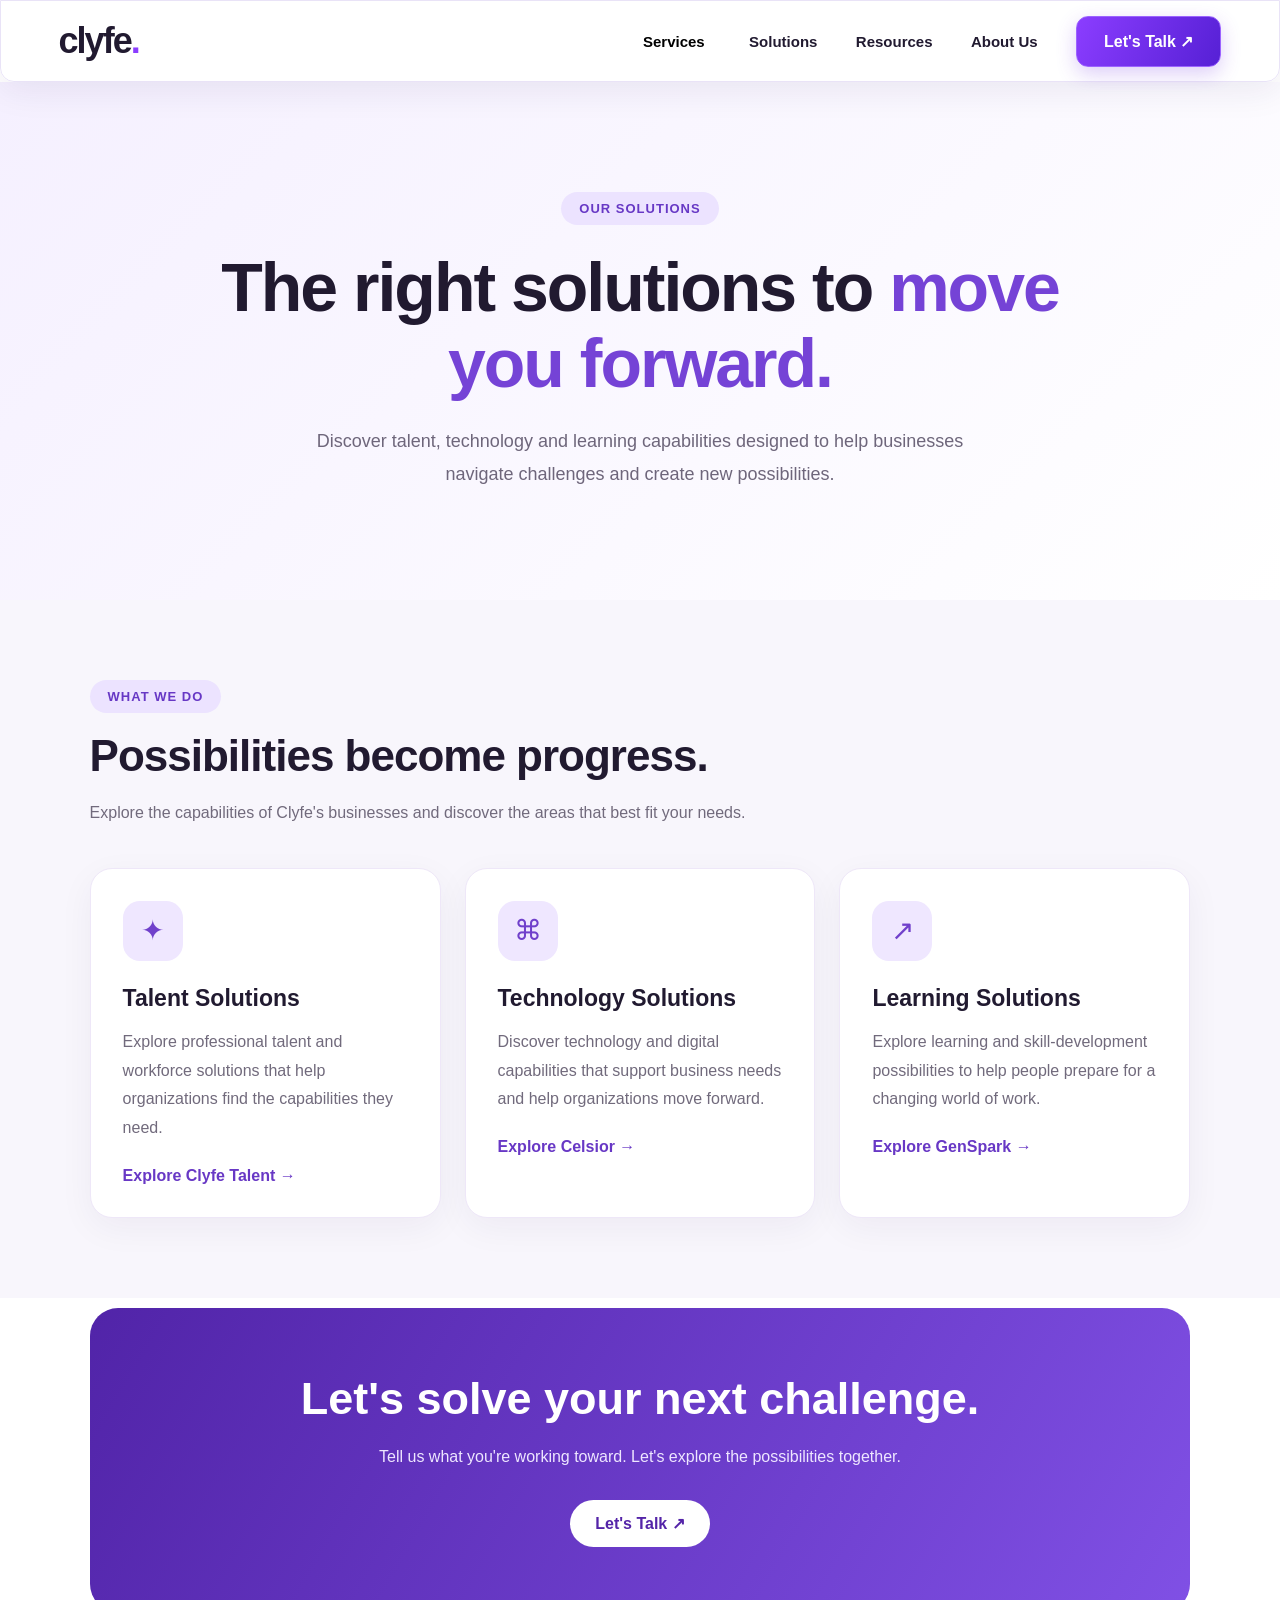
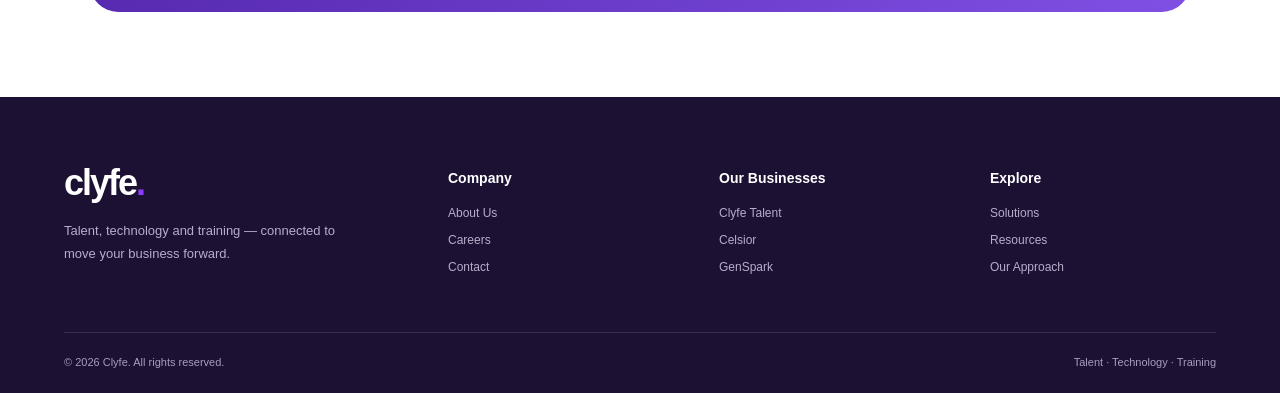
<file: solutions.html>
<!DOCTYPE html>
<html lang="en">
<head>
    <meta charset="UTF-8">
    <meta name="viewport" content="width=device-width, initial-scale=1.0">
    <title>Solutions | Clyfe</title>
    <link rel="stylesheet" href="css/style.css">

    <style>
        .solutions-page {
            color: #211a30;
            overflow-x: clip;
        }

        .solutions-hero {
            padding: 110px 7%;
            text-align: center;
            background: linear-gradient(135deg, #f5f0ff, #fff);
        }

        .solutions-tag {
            display: inline-block;
            padding: 9px 18px;
            border-radius: 30px;
            background: #ece3ff;
            color: #6738c5;
            font-size: 13px;
            font-weight: 700;
            letter-spacing: 1px;
            text-transform: uppercase;
        }

        .solutions-hero h1 {
            max-width: 900px;
            margin: 24px auto;
            font-size: clamp(38px, 6vw, 68px);
            line-height: 1.12;
            letter-spacing: -2px;
        }

        .solutions-hero h1 span {
            color: #7543d6;
        }

        .solutions-hero p {
            max-width: 700px;
            margin: 0 auto;
            color: #6e667b;
            font-size: 18px;
            line-height: 1.8;
        }

        .solutions-section {
            padding: 80px 7%;
        }

        .solutions-heading {
            max-width: 720px;
            margin-bottom: 40px;
        }

        .solutions-heading h2 {
            margin: 18px 0;
            font-size: clamp(30px, 4vw, 44px);
            letter-spacing: -1px;
        }

        .solutions-heading p {
            color: #716a7c;
            line-height: 1.8;
        }

        .solutions-grid {
            display: grid;
            grid-template-columns: repeat(3, minmax(0, 1fr));
            gap: 24px;
        }

        .solution-card {
            padding: 32px;
            border: 1px solid #eee7f8;
            border-radius: 22px;
            background: #fff;
            box-shadow: 0 10px 35px rgba(49, 28, 83, .05);
            transition: transform .3s ease, box-shadow .3s ease;
        }

        .solution-card:hover {
            transform: translateY(-8px);
            box-shadow: 0 20px 45px rgba(49, 28, 83, .12);
        }

        .solution-icon {
            display: grid;
            place-items: center;
            width: 60px;
            height: 60px;
            margin-bottom: 24px;
            border-radius: 17px;
            background: #efe7ff;
            color: #7040cb;
            font-size: 28px;
        }

        .solution-card h3 {
            margin: 0 0 14px;
            font-size: 23px;
        }

        .solution-card p {
            margin-bottom: 24px;
            color: #716a7c;
            line-height: 1.8;
        }

        .solution-card a {
            color: #6838c5;
            font-weight: 700;
            text-decoration: none;
        }

        .solution-card a:hover {
            text-decoration: underline;
        }

        .solutions-cta {
            margin: 10px 7% 85px;
            padding: 65px 25px;
            border-radius: 28px;
            background: linear-gradient(120deg, #5124a8, #8050e5);
            color: #fff;
            text-align: center;
        }

        .solutions-cta h2 {
            margin: 0 0 18px;
            font-size: clamp(30px, 4vw, 45px);
        }

        .solutions-cta p {
            max-width: 650px;
            margin: 0 auto 28px;
            color: #eee6ff;
            line-height: 1.8;
        }

        .solutions-cta a {
            display: inline-block;
            padding: 14px 25px;
            border-radius: 30px;
            background: #fff;
            color: #5424a8;
            font-weight: 700;
            text-decoration: none;
        }

        @media (max-width: 900px) {
            .solutions-grid {
                grid-template-columns: repeat(2, minmax(0, 1fr));
            }
        }

        @media (max-width: 600px) {
            .solutions-hero {
                padding: 75px 6%;
            }

            .solutions-section {
                padding: 55px 6%;
            }

            .solutions-grid {
                grid-template-columns: 1fr;
            }

            .solutions-cta {
                margin: 10px 5% 60px;
                padding: 45px 22px;
            }
        }
    </style>
</head>

<body>
    <div class="solutions-page">

         <!-- NAVBAR -->
        <header class="navbar">
            <a href="index.html" class="logo">clyfe<span>.</span></a>

            <button class="mobile-toggle" id="menuButton" aria-label="Open menu"
                aria-expanded="false">☰</button>

            <nav class="nav-links" id="navLinks">
                <div class="nav-dropdown">
                    <button id="servicesButton" class="nav-link">Services
                    </button>
                    <div class="dropdown-menu" id="servicesMenu">
                        <a href="talent.html"><b>Clyfe Talent</b><small>People
                                and workforce solutions</small></a>
                        <a href="celsior.html"><b>Celsior</b><small>Technology
                                and innovation</small></a>
                        <a href="genspark.html"><b>GenSpark</b><small>Training
                                and skills</small></a>
                    </div>
                </div>
                <a class="nav-link" href="solutions.html">Solutions</a>
                <a class="nav-link" href="resources.html">Resources</a>
                <a class="nav-link" href="about.html">About Us</a>
                <a class="nav-cta" href="contact.html">Let's Talk ↗</a>
            </nav>
        </header>

        <section class="solutions-hero">
            <span class="solutions-tag">Our Solutions</span>

            <h1>
                The right solutions to
                <span>move you forward.</span>
            </h1>

            <p>
                Discover talent, technology and learning capabilities
                designed to help businesses navigate challenges
                and create new possibilities.
            </p>
        </section>

        <section class="solutions-section">
            <div class="solutions-heading">
                <span class="solutions-tag">What We Do</span>
                <h2>Possibilities become progress.</h2>
                <p>
                    Explore the capabilities of Clyfe's businesses
                    and discover the areas that best fit your needs.
                </p>
            </div>

            <div class="solutions-grid">

                <article class="solution-card">
                    <div class="solution-icon">✦</div>
                    <h3>Talent Solutions</h3>
                    <p>
                        Explore professional talent and workforce
                        solutions that help organizations find
                        the capabilities they need.
                    </p>
                    <a href="talent.html">Explore Clyfe Talent →</a>
                </article>

                <article class="solution-card">
                    <div class="solution-icon">⌘</div>
                    <h3>Technology Solutions</h3>
                    <p>
                        Discover technology and digital capabilities
                        that support business needs and help
                        organizations move forward.
                    </p>
                    <a href="celsior.html">Explore Celsior →</a>
                </article>

                <article class="solution-card">
                    <div class="solution-icon">↗</div>
                    <h3>Learning Solutions</h3>
                    <p>
                        Explore learning and skill-development
                        possibilities to help people prepare
                        for a changing world of work.
                    </p>
                    <a href="genspark.html">Explore GenSpark →</a>
                </article>

            </div>
        </section>

        <section class="solutions-cta">
            <h2>Let's solve your next challenge.</h2>
            <p>
                Tell us what you're working toward.
                Let's explore the possibilities together.
            </p>
            <a href="contact.html">Let's Talk ↗</a>
        </section>

        <!-- FOOTER -->
        <footer class="footer">
            <div class="footer-main">
                <div class="footer-about">
                    <a href="index.html"
                        class="logo footer-logo">clyfe<span>.</span></a>
                    <p>Talent, technology and training — connected to move your
                        business forward.</p>
                </div>
                <div><h4>Company</h4><a href="about.html">About Us</a><a
                        href="careers.html">Careers</a><a
                        href="contact.html">Contact</a></div>
                <div><h4>Our Businesses</h4><a href="talent.html">Clyfe
                        Talent</a><a href="celsior.html">Celsior</a><a
                        href="genspark.html">GenSpark</a></div>
                <div><h4>Explore</h4><a href="solutions.html">Solutions</a><a
                        href="resources.html">Resources</a><a
                        href="approach.html">Our Approach</a></div>
            </div>
            <div class="footer-bottom"><span>© 2026 Clyfe. All rights
                    reserved.</span><span>Talent · Technology ·
                    Training</span></div>
        </footer>

    </div>

    <script src="js/script.js"></script>
</body>
</html>
</file>
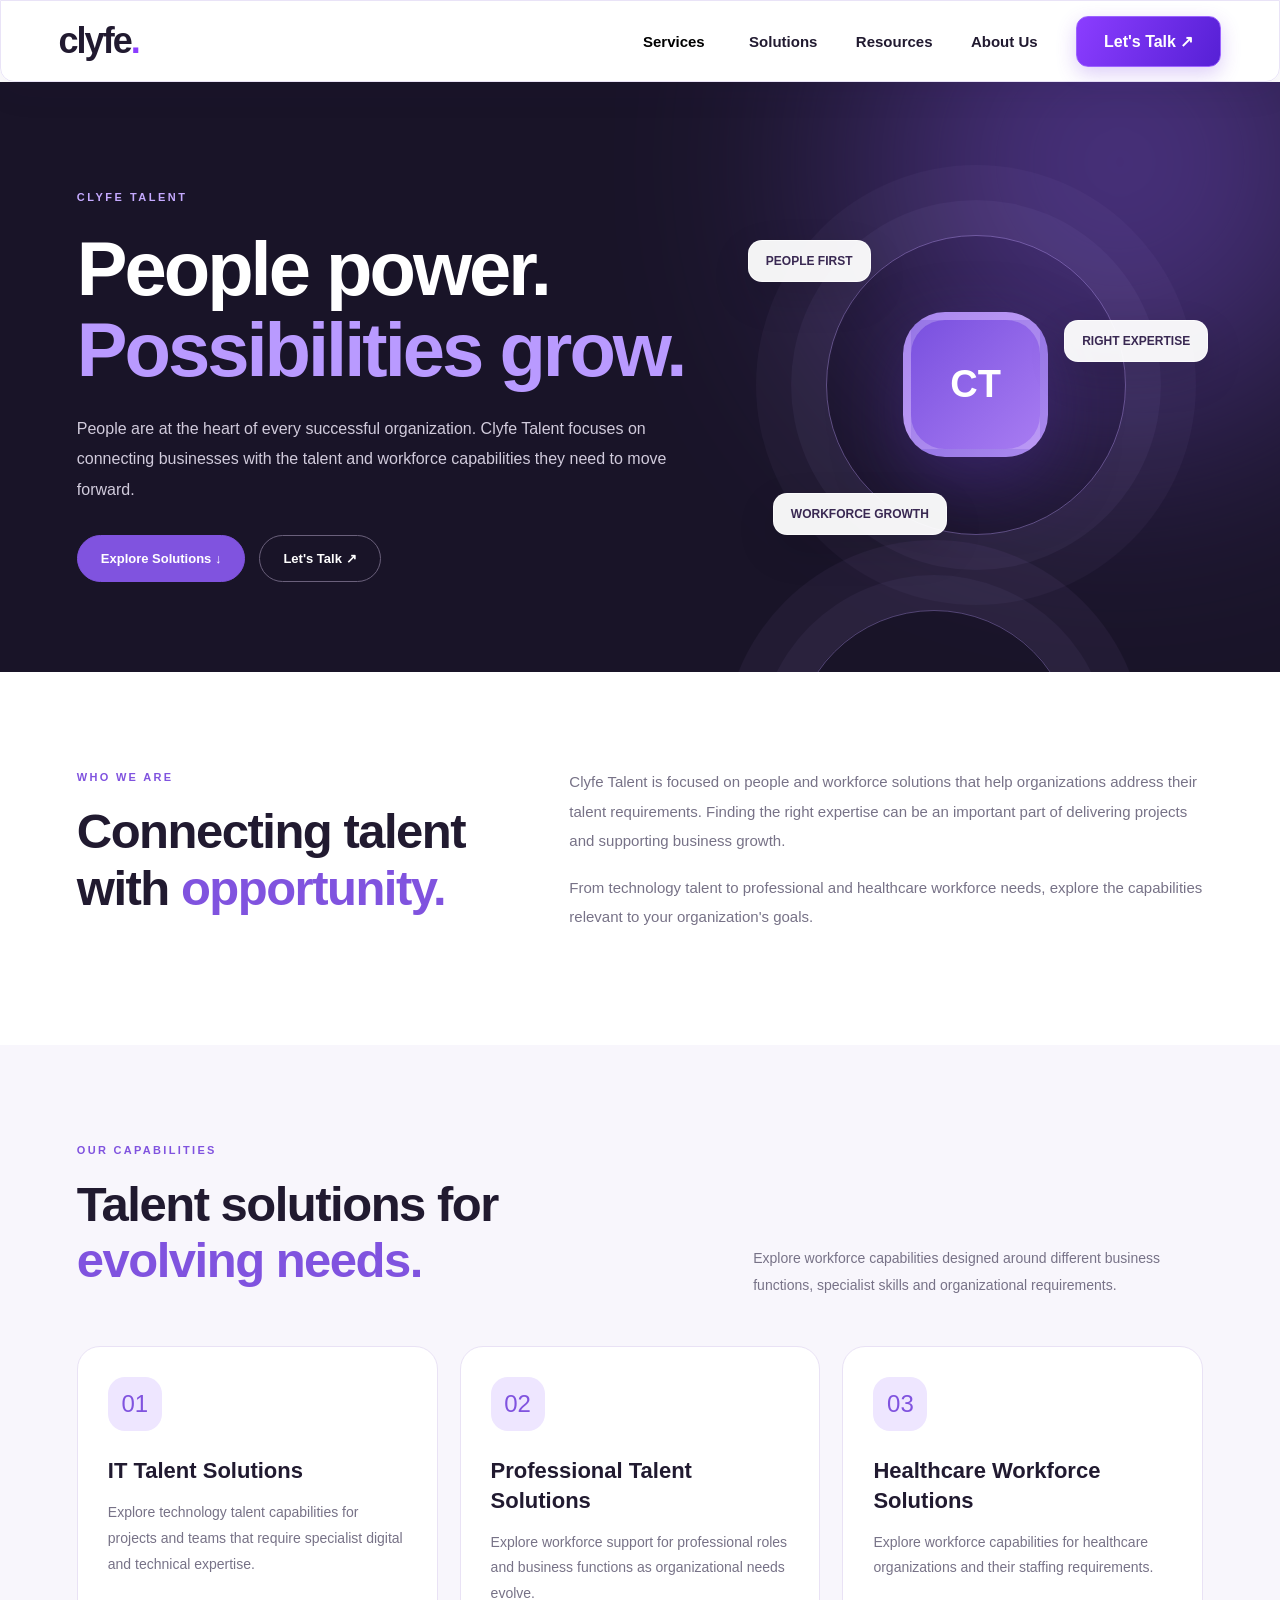
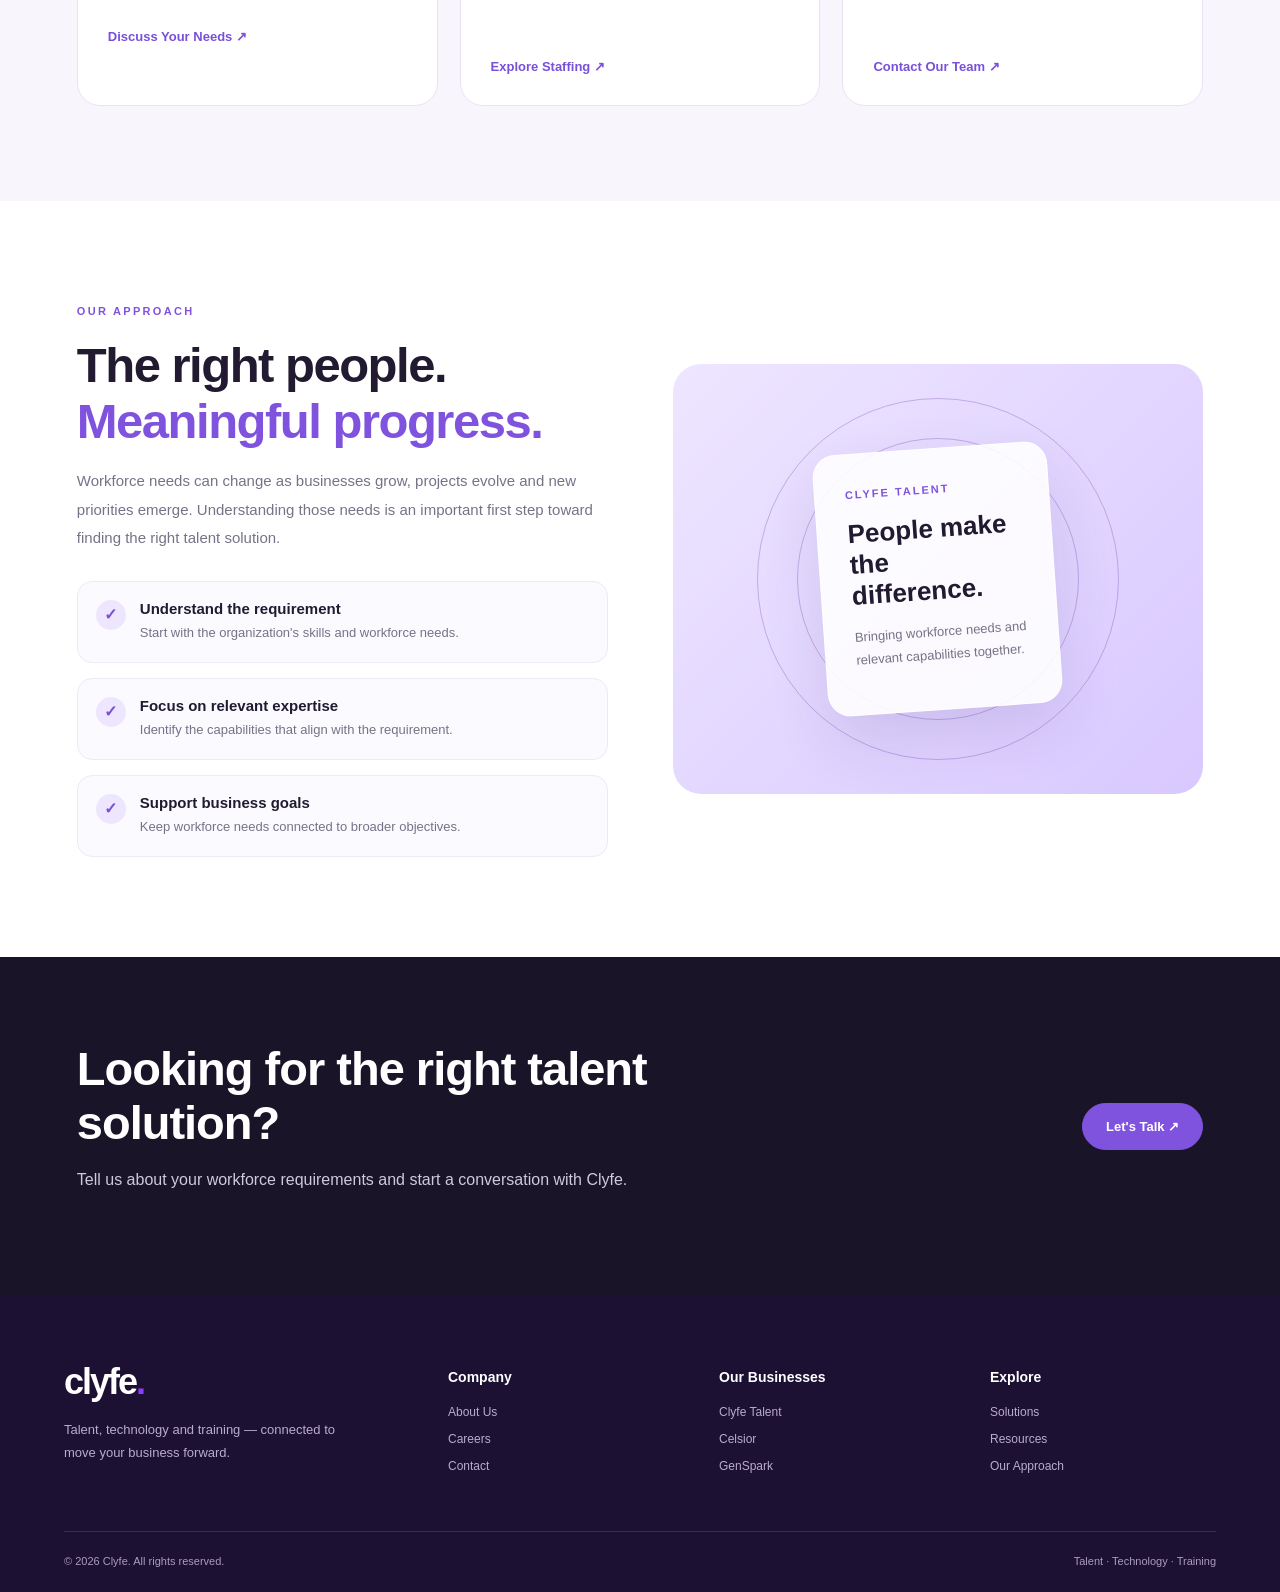
<file: talent.html>
<!DOCTYPE html>
<html lang="en">
    <head>
        <meta charset="UTF-8">
        <meta name="viewport" content="width=device-width, initial-scale=1.0">

        <title>Clyfe Talent | People & Workforce Solutions</title>
        <meta name="description"
            content="Explore Clyfe Talent workforce solutions, IT talent, professional talent and healthcare workforce capabilities.">

        <link rel="stylesheet" href="css/style.css">

        <style>
        /* CLYFE TALENT PAGE */

        .talent-page {
    color: #211a30;
    overflow-x: clip;
    overflow-y: auto;
}

        .talent-hero {
            position: relative;
            padding: 105px 6% 90px;
            overflow: hidden;
            background: #191428;
            color: #fff;
        }

        .talent-hero::before {
            content: "";
            position: absolute;
            width: 520px;
            height: 520px;
            top: -180px;
            right: -100px;
            border-radius: 50%;
            background: #8053df;
            filter: blur(130px);
            opacity: .48;
        }

        .talent-hero::after {
            content: "";
            position: absolute;
            width: 280px;
            height: 280px;
            right: 16%;
            bottom: -220px;
            border: 1px solid rgba(190, 160, 255, .35);
            border-radius: 50%;
            box-shadow: 0 0 0 35px rgba(190, 160, 255, .05),
                        0 0 0 70px rgba(190, 160, 255, .05);
        }

        .talent-hero-inner {
            position: relative;
            z-index: 1;
            display: grid;
            grid-template-columns: 1.15fr .85fr;
            align-items: center;
            gap: 55px;
            max-width: 1200px;
            margin: auto;
        }

        .talent-eyebrow {
            color: #c5aaff;
            font-size: 11px;
            font-weight: 800;
            letter-spacing: 2.5px;
        }

        .talent-hero h1 {
            margin: 24px 0;
            font-size: clamp(43px, 6vw, 76px);
            line-height: 1.06;
            letter-spacing: -3px;
        }

        .talent-hero h1 span {
            color: #b99aff;
        }

        .talent-hero-copy {
            max-width: 610px;
            color: #d1cbdc;
            font-size: 16px;
            line-height: 1.9;
        }

        .talent-actions {
            display: flex;
            flex-wrap: wrap;
            gap: 14px;
            margin-top: 30px;
        }

        .talent-btn {
            display: inline-flex;
            align-items: center;
            justify-content: center;
            gap: 12px;
            padding: 15px 23px;
            border: 1px solid #8053df;
            border-radius: 50px;
            background: #8053df;
            color: #fff;
            font-size: 13px;
            font-weight: 700;
            text-decoration: none;
            transition: .3s ease;
        }

        .talent-btn:hover {
            transform: translateY(-3px);
            background: #986fea;
        }

        .talent-btn-outline {
            border-color: #6a607b;
            background: transparent;
        }

        .talent-btn-outline:hover {
            background: #302740;
        }

        /* HERO VISUAL */

        .talent-visual {
            position: relative;
            display: flex;
            min-height: 390px;
            align-items: center;
            justify-content: center;
        }

        .talent-visual-ring {
            position: absolute;
            width: 300px;
            height: 300px;
            border: 1px solid rgba(194, 165, 255, .4);
            border-radius: 50%;
            box-shadow: 0 0 0 35px rgba(194, 165, 255, .05),
                        0 0 0 70px rgba(194, 165, 255, .04);
            animation: talentOrbit 22s linear infinite;
        }

        .talent-visual-core {
            position: relative;
            z-index: 1;
            display: flex;
            width: 145px;
            height: 145px;
            align-items: center;
            justify-content: center;
            border: 8px solid rgba(255, 255, 255, .22);
            border-radius: 42px;
            background: linear-gradient(135deg, #7950df, #a87cf2);
            box-shadow: 0 25px 70px rgba(91, 51, 180, .35);
            color: white;
            font-size: 38px;
            font-weight: 800;
            animation: talentFloat 4s ease-in-out infinite;
        }

        .talent-float-label {
            position: absolute;
            z-index: 2;
            padding: 13px 17px;
            border: 1px solid rgba(255, 255, 255, .65);
            border-radius: 14px;
            background: rgba(255, 255, 255, .95);
            color: #392852;
            font-size: 12px;
            font-weight: 800;
            box-shadow: 0 15px 40px rgba(0, 0, 0, .12);
        }

        .talent-float-one {
            top: 50px;
            left: 0;
        }

        .talent-float-two {
            top: 130px;
            right: -5px;
        }

        .talent-float-three {
            bottom: 45px;
            left: 25px;
        }

        /* INTRODUCTION */

        .talent-intro {
            padding: 95px 6%;
            background: #fff;
        }

        .talent-intro-inner {
            display: grid;
            grid-template-columns: .8fr 1.2fr;
            gap: 70px;
            max-width: 1200px;
            margin: auto;
        }

        .talent-section-label {
            color: #8053df;
            font-size: 11px;
            font-weight: 800;
            letter-spacing: 2.3px;
        }

        .talent-intro h2,
        .talent-services-heading h2,
        .talent-approach h2 {
            margin: 18px 0;
            font-size: clamp(32px, 4vw, 49px);
            line-height: 1.15;
            letter-spacing: -1.5px;
        }

        .talent-intro h2 span,
        .talent-services-heading h2 span,
        .talent-approach h2 span {
            color: #8053df;
        }

        .talent-intro-copy p {
            margin: 0 0 18px;
            color: #777287;
            font-size: 15px;
            line-height: 1.95;
        }

        /* SERVICE AREAS */

        .talent-services {
            padding: 95px 6%;
            background: #f8f6fc;
        }

        .talent-services-inner {
            max-width: 1200px;
            margin: auto;
        }

        .talent-services-heading {
            display: flex;
            align-items: end;
            justify-content: space-between;
            gap: 35px;
            margin-bottom: 40px;
        }

        .talent-services-heading p {
            max-width: 450px;
            margin: 0 0 8px;
            color: #777287;
            font-size: 14px;
            line-height: 1.9;
        }

        .talent-service-grid {
            display: grid;
            grid-template-columns: repeat(3, minmax(0, 1fr));
            gap: 22px;
        }

        .talent-service-card {
            position: relative;
            overflow: hidden;
            padding: 30px;
            border: 1px solid #e9e2f5;
            border-radius: 23px;
            background: #fff;
            transition: transform .3s ease, box-shadow .3s ease;
        }

        .talent-service-card:hover {
            transform: translateY(-8px);
            box-shadow: 0 22px 45px rgba(46, 27, 85, .10);
        }

        .talent-card-number {
            display: flex;
            width: 54px;
            height: 54px;
            align-items: center;
            justify-content: center;
            margin-bottom: 25px;
            border-radius: 17px;
            background: #eee6ff;
            color: #8053df;
            font-size: 24px;
        }

        .talent-service-card h3 {
            margin: 0 0 14px;
            font-size: 22px;
            line-height: 1.35;
        }

        .talent-service-card p {
            min-height: 105px;
            margin: 0 0 22px;
            color: #777287;
            font-size: 14px;
            line-height: 1.85;
        }

        .talent-service-card a {
            display: inline-flex;
            align-items: center;
            gap: 10px;
            color: #7950d8;
            font-size: 13px;
            font-weight: 800;
            text-decoration: none;
        }

        /* APPROACH */

        .talent-approach {
            padding: 100px 6%;
            background: #fff;
        }

        .talent-approach-inner {
            display: grid;
            grid-template-columns: 1fr 1fr;
            align-items: center;
            gap: 65px;
            max-width: 1200px;
            margin: auto;
        }

        .talent-approach-copy > p {
            color: #777287;
            font-size: 15px;
            line-height: 1.9;
        }

        .talent-approach-points {
            display: grid;
            gap: 15px;
            margin-top: 28px;
        }

        .talent-approach-point {
            display: flex;
            align-items: flex-start;
            gap: 14px;
            padding: 18px;
            border: 1px solid #eee8f7;
            border-radius: 15px;
            background: #fbfaff;
        }

        .talent-check {
            display: flex;
            flex-shrink: 0;
            width: 30px;
            height: 30px;
            align-items: center;
            justify-content: center;
            border-radius: 50%;
            background: #eee6ff;
            color: #7950d8;
            font-weight: 800;
        }

        .talent-approach-point strong {
            display: block;
            margin-bottom: 5px;
            font-size: 15px;
        }

        .talent-approach-point p {
            margin: 0;
            color: #777287;
            font-size: 13px;
            line-height: 1.7;
        }

        .talent-approach-art {
            position: relative;
            display: flex;
            min-height: 430px;
            align-items: center;
            justify-content: center;
            overflow: hidden;
            border-radius: 28px;
            background: linear-gradient(135deg, #eee6ff, #d8c8ff);
        }

        .talent-approach-art::before,
        .talent-approach-art::after {
            content: "";
            position: absolute;
            width: 280px;
            height: 280px;
            border: 1px solid rgba(100, 60, 170, .3);
            border-radius: 50%;
        }

        .talent-approach-art::after {
            width: 360px;
            height: 360px;
        }

        .talent-art-card {
            position: relative;
            z-index: 1;
            width: 235px;
            padding: 30px;
            border: 1px solid rgba(255, 255, 255, .9);
            border-radius: 23px;
            background: rgba(255, 255, 255, .88);
            box-shadow: 0 25px 60px rgba(61, 39, 111, .12);
            transform: rotate(-4deg);
            animation: talentFloat 5s ease-in-out infinite;
        }

        .talent-art-card span {
            color: #8053df;
            font-size: 11px;
            font-weight: 800;
            letter-spacing: 2px;
        }

        .talent-art-card h3 {
            margin: 16px 0 10px;
            font-size: 26px;
            line-height: 1.2;
        }

        .talent-art-card p {
            color: #777287;
            font-size: 13px;
            line-height: 1.8;
        }

        /* CTA */

        .talent-cta {
            padding: 85px 6%;
            background: #191428;
            color: white;
        }

        .talent-cta-inner {
            display: flex;
            align-items: center;
            justify-content: space-between;
            gap: 35px;
            max-width: 1200px;
            margin: auto;
        }

        .talent-cta h2 {
            max-width: 700px;
            margin: 0 0 15px;
            font-size: clamp(32px, 4vw, 47px);
            line-height: 1.15;
            letter-spacing: -1px;
        }

        .talent-cta p {
            color: #d0c9dd;
            line-height: 1.8;
        }

        @keyframes talentFloat {
            0%, 100% { transform: translateY(0) rotate(-4deg); }
            50% { transform: translateY(-12px) rotate(2deg); }
        }

        @keyframes talentOrbit {
            to { transform: rotate(360deg); }
        }

        @media (max-width: 900px) {
            .talent-hero-inner,
            .talent-intro-inner,
            .talent-approach-inner {
                grid-template-columns: 1fr;
            }

            .talent-visual {
                min-height: 340px;
            }

            .talent-services-heading {
                align-items: flex-start;
                flex-direction: column;
            }

            .talent-service-grid {
                grid-template-columns: repeat(2, minmax(0, 1fr));
            }

            .talent-cta-inner {
                align-items: flex-start;
                flex-direction: column;
            }
        }

        @media (max-width: 600px) {
            .talent-hero,
            .talent-intro,
            .talent-services,
            .talent-approach,
            .talent-cta {
                padding: 70px 5%;
            }

            .talent-hero h1 {
                letter-spacing: -1.5px;
            }

            .talent-service-grid {
                grid-template-columns: 1fr;
            }

            .talent-service-card p {
                min-height: auto;
            }

            .talent-visual {
                min-height: 300px;
            }

            .talent-visual-ring {
                width: 220px;
                height: 220px;
            }

            .talent-visual-core {
                width: 115px;
                height: 115px;
                border-radius: 32px;
            }

            .talent-float-one {
                top: 20px;
                left: 0;
            }

            .talent-float-two {
                right: 0;
                top: 110px;
            }

            .talent-float-three {
                bottom: 15px;
                left: 0;
            }

            .talent-approach-art {
                min-height: 340px;
            }
        }

        @media (prefers-reduced-motion: reduce) {
            .talent-visual-core,
            .talent-visual-ring,
            .talent-art-card {
                animation: none;
            }
        }
    </style>
    </head>

    <body class="talent-page">

        <!-- NAVBAR -->
        <header class="navbar">
            <a href="index.html" class="logo">clyfe<span>.</span></a>

            <button class="mobile-toggle" id="menuButton" aria-label="Open menu"
                aria-expanded="false">☰</button>

            <nav class="nav-links" id="navLinks">
                <div class="nav-dropdown">
                    <button id="servicesButton" class="nav-link">Services
                    </button>
                    <div class="dropdown-menu" id="servicesMenu">
                        <a href="talent.html"><b>Clyfe Talent</b><small>People
                                and workforce solutions</small></a>
                        <a href="celsior.html"><b>Celsior</b><small>Technology
                                and innovation</small></a>
                        <a href="genspark.html"><b>GenSpark</b><small>Training
                                and skills</small></a>
                    </div>
                </div>
                <a class="nav-link" href="solutions.html">Solutions</a>
                <a class="nav-link" href="resources.html">Resources</a>
                <a class="nav-link" href="about.html">About Us</a>
                <a class="nav-cta" href="contact.html">Let's Talk ↗</a>
            </nav>
        </header>

        <!-- HERO -->
        <section class="talent-hero">
            <div class="talent-hero-inner">

                <div>
                    <span class="talent-eyebrow">CLYFE TALENT</span>

                    <h1>
                        People power.<br>
                        <span>Possibilities grow.</span>
                    </h1>

                    <p class="talent-hero-copy">
                        People are at the heart of every successful
                        organization.
                        Clyfe Talent focuses on connecting businesses with the
                        talent and workforce capabilities they need to move
                        forward.
                    </p>

                    <div class="talent-actions">
                        <a href="#talent-solutions" class="talent-btn">
                            Explore Solutions ↓
                        </a>

                        <a href="contact.html"
                            class="talent-btn talent-btn-outline">
                            Let's Talk ↗
                        </a>
                    </div>
                </div>

                <div class="talent-visual">
                    <div class="talent-visual-ring"></div>
                    <div class="talent-visual-core">CT</div>

                    <span class="talent-float-label talent-float-one">
                        PEOPLE FIRST
                    </span>

                    <span class="talent-float-label talent-float-two">
                        RIGHT EXPERTISE
                    </span>

                    <span class="talent-float-label talent-float-three">
                        WORKFORCE GROWTH
                    </span>
                </div>

            </div>
        </section>

        <!-- INTRODUCTION -->
        <section class="talent-intro">
            <div class="talent-intro-inner">

                <div>
                    <span class="talent-section-label">WHO WE ARE</span>

                    <h2>
                        Connecting talent with
                        <span>opportunity.</span>
                    </h2>
                </div>

                <div class="talent-intro-copy">
                    <p>
                        Clyfe Talent is focused on people and workforce
                        solutions
                        that help organizations address their talent
                        requirements.
                        Finding the right expertise can be an important part of
                        delivering projects and supporting business growth.
                    </p>

                    <p>
                        From technology talent to professional and healthcare
                        workforce needs, explore the capabilities relevant to
                        your organization's goals.
                    </p>
                </div>

            </div>
        </section>

        <!-- TALENT SOLUTIONS -->
        <section class="talent-services" id="talent-solutions">
            <div class="talent-services-inner">

                <div class="talent-services-heading">
                    <div>
                        <span class="talent-section-label">OUR
                            CAPABILITIES</span>

                        <h2>
                            Talent solutions for<br>
                            <span>evolving needs.</span>
                        </h2>
                    </div>

                    <p>
                        Explore workforce capabilities designed around different
                        business functions, specialist skills and organizational
                        requirements.
                    </p>
                </div>

                <div class="talent-service-grid">

                    <article class="talent-service-card">
                        <div class="talent-card-number">01</div>

                        <h3>IT Talent Solutions</h3>

                        <p>
                            Explore technology talent capabilities for projects
                            and teams that require specialist digital and
                            technical expertise.
                        </p>

                        <a href="contact.html">Discuss Your Needs ↗</a>
                    </article>

                    <article class="talent-service-card">
                        <div class="talent-card-number">02</div>

                        <h3>Professional Talent Solutions</h3>

                        <p>
                            Explore workforce support for professional roles
                            and business functions as organizational needs
                            evolve.
                        </p>

                        <a href="staffing.html">Explore Staffing ↗</a>
                    </article>

                    <article class="talent-service-card">
                        <div class="talent-card-number">03</div>

                        <h3>Healthcare Workforce Solutions</h3>

                        <p>
                            Explore workforce capabilities for healthcare
                            organizations and their staffing requirements.
                        </p>

                        <a href="contact.html">Contact Our Team ↗</a>
                    </article>

                </div>
            </div>
        </section>

        <!-- OUR APPROACH -->
        <section class="talent-approach">
            <div class="talent-approach-inner">

                <div class="talent-approach-copy">
                    <span class="talent-section-label">OUR APPROACH</span>

                    <h2>
                        The right people.<br>
                        <span>Meaningful progress.</span>
                    </h2>

                    <p>
                        Workforce needs can change as businesses grow, projects
                        evolve and new priorities emerge. Understanding those
                        needs is an important first step toward finding the
                        right talent solution.
                    </p>

                    <div class="talent-approach-points">

                        <div class="talent-approach-point">
                            <span class="talent-check">✓</span>
                            <div>
                                <strong>Understand the requirement</strong>
                                <p>Start with the organization's skills and
                                    workforce needs.</p>
                            </div>
                        </div>

                        <div class="talent-approach-point">
                            <span class="talent-check">✓</span>
                            <div>
                                <strong>Focus on relevant expertise</strong>
                                <p>Identify the capabilities that align with the
                                    requirement.</p>
                            </div>
                        </div>

                        <div class="talent-approach-point">
                            <span class="talent-check">✓</span>
                            <div>
                                <strong>Support business goals</strong>
                                <p>Keep workforce needs connected to broader
                                    objectives.</p>
                            </div>
                        </div>

                    </div>
                </div>

                <div class="talent-approach-art">
                    <div class="talent-art-card">
                        <span>CLYFE TALENT</span>
                        <h3>People make the difference.</h3>
                        <p>
                            Bringing workforce needs and relevant capabilities
                            together.
                        </p>
                    </div>
                </div>

            </div>
        </section>

        <!-- CONTACT CTA -->
        <section class="talent-cta">
            <div class="talent-cta-inner">

                <div>
                    <h2>Looking for the right talent solution?</h2>

                    <p>
                        Tell us about your workforce requirements and start
                        a conversation with Clyfe.
                    </p>
                </div>

                <a href="contact.html" class="talent-btn">
                    Let's Talk ↗
                </a>

            </div>
        </section>

        <!-- FOOTER -->
        <footer class="footer">
            <div class="footer-main">
                <div class="footer-about">
                    <a href="index.html"
                        class="logo footer-logo">clyfe<span>.</span></a>
                    <p>Talent, technology and training — connected to move your
                        business forward.</p>
                </div>
                <div><h4>Company</h4><a href="about.html">About Us</a><a
                        href="careers.html">Careers</a><a
                        href="contact.html">Contact</a></div>
                <div><h4>Our Businesses</h4><a href="talent.html">Clyfe
                        Talent</a><a href="celsior.html">Celsior</a><a
                        href="genspark.html">GenSpark</a></div>
                <div><h4>Explore</h4><a href="solutions.html">Solutions</a><a
                        href="resources.html">Resources</a><a
                        href="approach.html">Our Approach</a></div>
            </div>
            <div class="footer-bottom"><span>© 2026 Clyfe. All rights
                    reserved.</span><span>Talent · Technology ·
                    Training</span></div>
        </footer>

        <script src="js/script.js"></script>

    </body>
</html>
</file>
<file: css/style.css>
:root {
    --purple: #6129ed;
    --deep-purple: #291052;
    --ink: #11172b;
    --muted: #62708c;
    --gold: #efb136;
    --line: #e9e5f5;
}

* {
    box-sizing: border-box;
}

html {
    scroll-behavior: smooth;
    scroll-padding-top: 100px;
}

body {
    margin: 0;
    font-family: "Inter", sans-serif;
    color: var(--ink);
    overflow-x: hidden;
}

a {
    text-decoration: none;
    color: inherit;
}

button {
    font: inherit;
}

::selection {
    background: #d9c7ff;
    color: #241044;
}

/* HEADER */
.navbar {
    height: 82px;
    width: 100%;
    max-width: 1600px;
    margin: 0 auto;
    padding: 0 4.5%;
    display: flex;
    align-items: center;
    justify-content: space-between;
    gap: 30px;
    position: sticky;
    top: 0;
    z-index: 1000;
    background: rgba(255, 255, 255, .96);
    backdrop-filter: blur(22px);
    border: 1px solid #e9e3f7;
    border-radius: 0 0 14px 14px;
    box-shadow: 0 8px 35px rgba(40, 20, 75, .08);
}

.logo {
    font-size: 36px;
    font-weight: 900;
    letter-spacing: -2px;
}

.logo span {
    color: #8b3dff;
}

.nav-links {
    display: flex;
    align-items: center;
    gap: clamp(18px, 3vw, 44px);
}

.nav-link {
    font-weight: 650;
    font-size: 15px;
    transition: color .25s;
}

.nav-link:hover {
    color: var(--purple);
}

.nav-dropdown {
    position: relative;
}

.nav-dropdown button {
    border: 0;
    background: none;
    cursor: pointer;
}

.dropdown-menu {
    position: absolute;
    top: 42px;
    left: -20px;
    width: 275px;
    padding: 10px;
    border: 1px solid var(--line);
    border-radius: 14px;
    background: white;
    box-shadow: 0 20px 60px #28134b20;
    opacity: 0;
    visibility: hidden;
    transform: translateY(10px);
    transition: .25s;
}

.nav-dropdown.open .dropdown-menu {
    opacity: 1;
    visibility: visible;
    transform: translateY(0);
}

.dropdown-menu a {
    display: block;
    padding: 14px;
    border-radius: 12px;
}

.dropdown-menu a:hover {
    background: #f5f0ff;
}

.dropdown-menu b,
.dropdown-menu small {
    display: block;
}

.dropdown-menu small {
    margin-top: 5px;
    color: var(--muted);
}

.nav-cta {
    padding: 15px 27px;
    color: white;
    background: linear-gradient(115deg, #8b3dff, #5620d5);
    border: 1px solid #9c63ff;
    border-radius: 12px;
    font-weight: 800;
    box-shadow: 0 7px 20px rgba(107, 45, 225, .23);
    transition: transform .3s, box-shadow .3s;
}

.nav-cta:hover {
    transform: translateY(-3px);
    box-shadow: 0 12px 28px rgba(107, 45, 225, .35);
}

.mobile-toggle {
    display: none;
    border: 0;
    background: #f4f0ff;
    border-radius: 12px;
    padding: 10px 13px;
}

/* HERO */
.hero {
    position: relative;
    isolation: isolate;
    overflow: hidden;
    background: linear-gradient(120deg, #fbfaff 0%, #fbfaff 42%, #f5efff 100%);
    margin-top: 0;
    padding: 60px 5% 0;
}

.hero-glow {
    position: absolute;
    border-radius: 50%;
    filter: blur(70px);
    pointer-events: none;
    z-index: -1;
}

.glow-left {
    width: 360px;
    height: 360px;
    left: 30%;
    top: 30%;
    background: #e9ddff80;
}

.glow-right {
    width: 400px;
    height: 400px;
    right: 0;
    top: 5%;
    background: #ffedcf75;
}

.hero-grid {
    max-width: 1450px;
    margin: 0 auto;
    display: grid;
    grid-template-columns: 1.02fr .98fr;
    gap: 25px;
    align-items: center;
}

.hero-copy {
    position: relative;
    z-index: 4;
    padding: 15px 0 28px;
}

.eyebrow {
    display: inline-flex;
    align-items: center;
    gap: 10px;
    font-size: 13px;
    letter-spacing: 3px;
    font-weight: 800;
    color: #5924bb;
    margin-bottom: 30px;
}

.eyebrow-dot {
    width: 9px;
    height: 9px;
    border-radius: 50%;
    background: #7937ff;
    box-shadow: 0 0 15px #7937ff99;
}

.hero h1 {
    font-size: clamp(44px, 5.25vw, 78px);
    line-height: .99;
    letter-spacing: -.065em;
    font-weight: 900;
    margin: 0;
}

.gradient-text {
    background: linear-gradient(100deg, #6633df, #9140e8);
    color: transparent;
    background-clip: text;
    -webkit-background-clip: text;
}

.last-line {
    color: #151a2d;
}

.hero-description {
    font-size: 18px;
    line-height: 1.8;
    color: #52617e;
    max-width: 610px;
    margin: 26px 0 0;
}

.hero-actions {
    display: flex;
    flex-wrap: wrap;
    gap: 14px;
    margin-top: 28px;
}

.button {
    display: inline-flex;
    align-items: center;
    justify-content: center;
    gap: 12px;
    padding: 17px 25px;
    border-radius: 50px;
    font-size: 14px;
    font-weight: 800;
    transition: transform .3s, box-shadow .3s, background .3s;
}

.button:hover {
    transform: translateY(-4px);
}

.button-primary {
    color: white;
    background: linear-gradient(110deg, #842cff, #4510d7);
    box-shadow: 0 10px 28px #7132e64a;
}

.button-primary:hover {
    box-shadow: 0 15px 35px #7132e677;
}

.button-outline {
    border: 1px solid #d9c8ff;
    background: #ffffffb8;
}

.button-outline:hover {
    background: white;
    box-shadow: 0 10px 30px #43227b15;
}

.play-icon {
    display: grid;
    place-items: center;
    width: 28px;
    height: 28px;
    border: 1px solid #b79bff;
    border-radius: 50%;
    font-size: 10px;
    color: var(--purple);
}

.hero-stats {
    display: flex;
    flex-wrap: wrap;
    gap: 0;
    margin-top: 44px;
}

.hero-stats div {
    padding: 0 20px;
    border-left: 1px solid #dcd5ef;
    display: flex;
    flex-direction: column;
    gap: 5px;
}

.hero-stats div:first-child {
    padding-left: 0;
    border-left: 0;
}

.hero-stats strong {
    font-size: 28px;
    letter-spacing: -1px;
    color: #4920bd;
    font-weight: 900;
}

.hero-stats span {
    font-size: 11px;
    color: #5f6d89;
}

/* ANIMATED ORB */
.hero-visual {
    min-height: 630px;
    position: relative;
    display: grid;
    place-items: center;
    perspective: 1000px;
}

.visual-grid {
    position: absolute;
    inset: 8%;
    opacity: .3;
    background-image: linear-gradient(#a88bea1c 1px, transparent 1px), linear-gradient(90deg, #a88bea1c 1px, transparent 1px);
    background-size: 35px 35px;
    mask-image: radial-gradient(ellipse, black, transparent 70%);
}

.orbit {
    position: absolute;
    border-radius: 50%;
    border: 1px solid #bda5ef65;
}

.orbit-outer {
    width: min(92%, 570px);
    aspect-ratio: 1;
    border-style: dashed;
    animation: orbitSpin 32s linear infinite;
}

.orbit-middle {
    width: min(80%, 490px);
    aspect-ratio: 1;
    animation: orbitSpin 24s linear infinite reverse;
}

.orbit-inner {
    width: min(66%, 400px);
    aspect-ratio: 1;
    border-color: #bba0f5a3;
    animation: orbitSpin 19s linear infinite;
}

.planet {
    position: absolute;
    width: 17px;
    height: 17px;
    border-radius: 50%;
    box-shadow: 0 0 20px currentColor;
}

.planet-gold {
    top: 18%;
    right: 12%;
    background: #ffb83f;
    color: #ffb83f;
}

.planet-blue {
    bottom: 7%;
    left: 25%;
    background: #51b8ff;
    color: #51b8ff;
}

.planet-purple {
    top: 10%;
    left: 15%;
    background: #853aff;
    color: #853aff;
}

.orb {
    width: min(55%, 335px);
    aspect-ratio: 1;
    position: relative;
    z-index: 2;
    border-radius: 50%;
    display: grid;
    place-items: center;
    overflow: hidden;
    background: radial-gradient(circle at 32% 20%, #7c39ef 0%, #4a1a9b 38%, #1e0c49 78%);
    box-shadow: 0 0 0 12px #8d5be516, 0 0 0 26px #a888e50c, 0 30px 100px #4d22a94c;
    animation: orbFloat 6s ease-in-out infinite;
}

.orb::before {
    content: "";
    position: absolute;
    inset: 8px;
    border: 1px solid #ffffff32;
    border-radius: 50%;
    box-shadow: inset 0 0 35px #a76bff6b;
}

.orb-shine {
    position: absolute;
    width: 150%;
    height: 70%;
    left: -30%;
    top: -15%;
    background: radial-gradient(ellipse, #ffffff24, transparent 65%);
    transform: rotate(-28deg);
}

.orb-content {
    text-align: center;
    color: white;
    z-index: 1;
    padding: 12px;
}

.orb-star {
    display: block;
    font-size: 47px;
    margin-bottom: 15px;
    animation: starGlow 3s ease-in-out infinite;
}

.orb h2 {
    font-size: clamp(20px, 2.2vw, 31px);
    line-height: 1.2;
    font-weight: 900;
    letter-spacing: -.8px;
}

.orb p {
    color: #ded0ff;
    margin-top: 13px;
    font-size: 13px;
}

/* FLOATING CARDS */
.floating-card {
    position: absolute;
    z-index: 5;
    display: flex;
    align-items: center;
    gap: 12px;
    padding: 15px 17px;
    min-width: 205px;
    border: 1px solid #ffffffd9;
    border-radius: 19px;
    background: #ffffffed;
    backdrop-filter: blur(18px);
    box-shadow: 0 15px 50px #39206416;
    transition: box-shadow .3s, border-color .3s;
    animation: cardFloat 5s ease-in-out infinite;
}

.floating-card:hover {
    box-shadow: 0 20px 55px #6129ed30;
    border-color: #c9aaff;
}

.talent-card {
    left: -2%;
    top: 18%;
}

.tech-card {
    right: -2%;
    top: 43%;
    animation-delay: -1.7s;
}

.training-card {
    left: 5%;
    bottom: 12%;
}

.float-icon {
    display: grid;
    place-items: center;
    flex-shrink: 0;
    width: 48px;
    height: 48px;
    border-radius: 14px;
    font-size: 25px;
}

.icon-purple {
    color: #6626d8;
    background: #f0e3ff;
}

.icon-orange {
    color: #d75a18;
    background: #fff0df;
}

.icon-blue {
    color: #2866db;
    background: #e4f4ff;
}

.float-copy {
    display: flex;
    flex-direction: column;
    gap: 5px;
}

.float-copy b {
    font-size: 14px;
}

.float-copy small {
    color: #73809b;
    font-size: 11px;
}

.float-arrow {
    display: grid;
    place-items: center;
    width: 27px;
    height: 27px;
    border: 1px solid #e0d1ff;
    color: #6228dc;
    border-radius: 50%;
    margin-left: auto;
}

.scroll-hint {
    position: absolute;
    right: 0;
    bottom: 2%;
    display: flex;
    align-items: center;
    flex-direction: column;
    gap: 7px;
}

.scroll-hint span {
    border: 1px solid #9c8ab9;
    border-radius: 20px;
    padding: 5px 8px;
}

.scroll-hint small {
    font-size: 10px;
}

/* TRUSTED BRANDS */
.trusted {
    position: relative;
    z-index: 3;
    display: flex;
    align-items: center;
    justify-content: space-between;
    flex-wrap: wrap;
    gap: 28px;
    padding: 30px 5%;
    background: #ffffffd9;
    border-top: 1px solid #e8e1f4;
}

.trusted>p {
    color: #929bb1;
    letter-spacing: 2px;
    font-size: 10px;
    font-weight: 800;
}

.brand-list {
    display: flex;
    align-items: center;
    justify-content: space-around;
    gap: clamp(18px, 4vw, 55px);
    flex: 1;
    flex-wrap: wrap;
    color: #737f9b;
    font-size: 19px;
    font-weight: 800;
}

.microsoft i {
    font-style: normal;
    font-size: 24px;
    vertical-align: middle;
}

.accenture {
    position: relative;
}

.accenture span {
    position: absolute;
    top: -10px;
    right: 0;
    font-size: 13px;
}

.ibm {
    font-family: Georgia, serif;
    letter-spacing: 2px;
}

.oracle {
    letter-spacing: 1px;
}

/* BUSINESS CARDS */
.section {
    max-width: 1250px;
    margin: auto;
    padding-left: 5%;
    padding-right: 5%;
}

.business-section {
    padding-top: 110px;
    padding-bottom: 115px;
}

.section-heading {
    text-align: center;
    max-width: 690px;
    margin: 0 auto 50px;
}

.section-label {
    color: #6e31d9;
    font-size: 11px;
    font-weight: 900;
    letter-spacing: 2.5px;
}

.section-heading h2,
.solution-intro h2,
.final-cta h2 {
    font-size: clamp(35px, 4.2vw, 55px);
    line-height: 1.1;
    font-weight: 900;
    letter-spacing: -2px;
    margin: 18px 0;
}

.section-heading h2 span,
.solution-intro h2 span,
.final-cta h2 span {
    color: #7440d9;
}

.section-heading>p,
.solution-intro>p {
    color: var(--muted);
    line-height: 1.8;
    font-size: 15px;
}

.business-grid {
    display: grid;
    grid-template-columns: repeat(3, minmax(0, 1fr));
    gap: 22px;
}

.business-card {
    position: relative;
    overflow: hidden;
    min-width: 0;
    padding: 25px;
    border: 1px solid #ebe5f5;
    border-radius: 25px;
    background: white;
    transition: transform .4s, box-shadow .4s, border-color .4s;
}

.business-card::after {
    content: "";
    position: absolute;
    width: 180px;
    height: 180px;
    right: -90px;
    top: -90px;
    border-radius: 50%;
    background: var(--card-color);
    opacity: .07;
    transition: transform .5s;
}

.business-card:hover {
    transform: translateY(-9px);
    box-shadow: 0 25px 65px #2a154518;
    border-color: #d5c4f6;
}

.business-card:hover::after {
    transform: scale(2.1);
}

.card-purple {
    --card-color: #7840dd;
}

.card-orange {
    --card-color: #e98d36;
}

.card-blue {
    --card-color: #368de9;
}

.card-top {
    display: flex;
    justify-content: space-between;
    align-items: center;
}

.business-icon {
    display: grid;
    place-items: center;
    width: 47px;
    height: 47px;
    border-radius: 14px;
    background: color-mix(in srgb, var(--card-color) 12%, white);
    color: var(--card-color);
    font-size: 25px;
}

.card-index {
    font-size: 9px;
    font-weight: 900;
    letter-spacing: 1.3px;
    color: #9290a6;
}

.card-art {
    height: 155px;
    margin: 20px 0 16px;
    border-radius: 17px;
    position: relative;
    overflow: hidden;
    display: grid;
    place-items: center;
    background: linear-gradient(135deg, color-mix(in srgb, var(--card-color) 12%, white), #faf9ff);
}

.art-people {
    display: flex;
    gap: 12px;
}

.art-people span {
    position: relative;
    z-index: 2;
    width: 43px;
    height: 43px;
    display: grid;
    place-items: center;
    border-radius: 50%;
    background: #fff;
    color: #7c45d6;
    box-shadow: 0 8px 20px #43206417;
}

.art-people span:nth-child(1) {
    transform: translateY(17px);
}

.art-people span:nth-child(2) {
    transform: translateY(-15px);
}

.art-people span:nth-child(3) {
    transform: translateY(17px);
}

.art-people i {
    position: absolute;
    width: 190px;
    height: 65px;
    border: 1px solid #cbb3f4;
    border-radius: 50%;
    transform: rotate(-15deg);
}

.art-tech>span {
    width: 80px;
    height: 80px;
    display: grid;
    place-items: center;
    border: 1px solid #edbb8b;
    border-radius: 23px;
    background: white;
    color: #d96e2a;
    font-weight: 900;
    font-size: 24px;
    box-shadow: 0 10px 35px #d8873a22;
}

.art-tech i {
    position: absolute;
    width: 125px;
    height: 125px;
    border: 1px dashed #edbb8b;
    border-radius: 50%;
}

.art-tech b {
    position: absolute;
    top: 24px;
    right: 25%;
    font-size: 25px;
    color: #e68a3a;
}

.art-training {
    display: flex;
    align-items: end;
    justify-content: center;
    gap: 12px;
    padding-bottom: 38px;
}

.art-training span {
    width: 27px;
    border-radius: 8px 8px 3px 3px;
    background: linear-gradient(#8ab8ff, #4c70e5);
}

.art-training span:nth-child(1) {
    height: 42px;
}

.art-training span:nth-child(2) {
    height: 70px;
}

.art-training span:nth-child(3) {
    height: 95px;
}

.art-training i {
    position: absolute;
    top: 15px;
    right: 20px;
    color: #4874d9;
    font-size: 25px;
}

.business-card h3 {
    font-size: 25px;
    font-weight: 900;
    letter-spacing: -.8px;
}

.business-card>p {
    color: var(--muted);
    font-size: 13px;
    line-height: 1.8;
    margin-top: 10px;
    min-height: 47px;
}

.card-link {
    display: flex;
    justify-content: space-between;
    margin-top: 23px;
    padding-top: 17px;
    border-top: 1px solid #eee9f6;
    color: var(--card-color);
    font-size: 13px;
    font-weight: 800;
}

.card-link span {
    transition: transform .3s;
}

.business-card:hover .card-link span {
    transform: translate(4px, -3px);
}

/* SOLUTIONS */
.solutions-section {
    background: #f8f6fc;
    padding: 105px 0;
}

.solution-layout {
    display: grid;
    grid-template-columns: .9fr 1.1fr;
    gap: 80px;
    align-items: center;
}

.solution-intro>p {
    max-width: 430px;
    margin-bottom: 25px;
}

.solution-list {
    border-top: 1px solid #e4dced;
}

.solution-row {
    display: grid;
    grid-template-columns: 42px 1fr 35px;
    gap: 15px;
    align-items: center;
    padding: 24px 0;
    border-bottom: 1px solid #e4dced;
    transition: padding .3s;
}

.solution-row:hover {
    padding-left: 10px;
}

.solution-number {
    font-size: 12px;
    color: #8c69d2;
    font-weight: 900;
}

.solution-row h3 {
    font-size: 17px;
    font-weight: 800;
}

.solution-row p {
    margin-top: 6px;
    color: var(--muted);
    font-size: 12px;
}

.row-arrow {
    display: grid;
    place-items: center;
    width: 32px;
    height: 32px;
    border: 1px solid #dcd0f2;
    border-radius: 50%;
    color: #6b32d4;
    transition: .3s;
}

.solution-row:hover .row-arrow {
    background: #6b32d4;
    color: white;
    transform: rotate(45deg);
}

/* APPROACH */
.approach-section {
    max-width: 1400px;
    margin: 90px auto;
    padding: 75px 7%;
    border-radius: 30px;
    background: radial-gradient(circle at 85% 20%, #592ba6, #251047 65%);
    color: white;
    display: grid;
    grid-template-columns: 1.1fr .9fr;
    gap: 60px;
    position: relative;
    overflow: hidden;
}

.approach-orb {
    position: absolute;
    width: 400px;
    height: 400px;
    border: 1px solid #ffffff1b;
    border-radius: 50%;
    right: 18%;
    top: -170px;
    box-shadow: 0 0 0 35px #ffffff06, 0 0 0 75px #ffffff04;
}

.approach-content,
.approach-side {
    position: relative;
    z-index: 1;
}

.light-label {
    color: #d5b6ff;
}

.approach-content h2 {
    font-size: clamp(37px, 4.3vw, 57px);
    line-height: 1.1;
    font-weight: 900;
    letter-spacing: -2px;
    margin: 20px 0;
}

.approach-content h2 span {
    color: #d0a6ff;
}

.approach-content>p {
    color: #d8cbea;
    max-width: 460px;
    line-height: 1.8;
    font-size: 14px;
}

.button-light {
    margin-top: 25px;
    color: #2b1550;
    background: #fff;
}

.button-light:hover {
    background: #f0e6ff;
}

.approach-point {
    display: flex;
    gap: 20px;
    padding: 19px 0;
    border-bottom: 1px solid #ffffff25;
}

.approach-point>span {
    color: #c7a1ff;
    font-weight: 900;
    font-size: 13px;
}

.approach-point b {
    font-size: 16px;
}

.approach-point p {
    color: #d8cbea;
    font-size: 12px;
    margin-top: 7px;
    line-height: 1.7;
}

/* CTA AND FOOTER */
.final-cta {
    max-width: 1250px;
    margin: 0 auto;
    padding: 30px 5% 100px;
    display: flex;
    align-items: center;
    justify-content: space-between;
    gap: 30px;
}

.final-cta h2 {
    margin-bottom: 0;
}

.footer {
    background: #1c1033;
    color: white;
    padding: 65px 5% 25px;
}

.footer-main {
    max-width: 1250px;
    margin: auto;
    display: grid;
    grid-template-columns: 1.5fr 1fr 1fr 1fr;
    gap: 45px;
    padding-bottom: 45px;
}

.footer-logo {
    display: inline-block;
}

.footer-about p {
    max-width: 280px;
    color: #b8adc9;
    font-size: 13px;
    line-height: 1.8;
    margin-top: 15px;
}

.footer-main h4 {
    margin: 8px 0 20px;
    font-size: 14px;
}

.footer-main>div:not(:first-child) a {
    display: block;
    margin: 13px 0;
    font-size: 12px;
    color: #b8adc9;
    transition: color .2s;
}

.footer-main a:hover {
    color: #d8b7ff;
}

.footer-bottom {
    max-width: 1250px;
    margin: auto;
    padding-top: 23px;
    border-top: 1px solid #ffffff20;
    display: flex;
    justify-content: space-between;
    gap: 20px;
    color: #a99dbb;
    font-size: 11px;
}

/* ANIMATIONS */
@keyframes orbitSpin {
    to {
        transform: rotate(360deg);
    }
}

@keyframes orbFloat {

    0%,
    100% {
        transform: translateY(0) rotate(0);
    }

    50% {
        transform: translateY(-9px) rotate(1deg);
    }
}

@keyframes cardFloat {

    0%,
    100% {
        transform: translateY(0);
    }

    50% {
        transform: translateY(-12px);
    }
}

@keyframes starGlow {

    0%,
    100% {
        transform: scale(1);
        text-shadow: 0 0 5px #fff;
    }

    50% {
        transform: scale(1.15);
        text-shadow: 0 0 25px #fff;
    }
}

.reveal {
    opacity: 0;
    transform: translateY(25px);
    transition: opacity .75s ease, transform .75s ease;
}

.reveal.visible {
    opacity: 1;
    transform: translateY(0);
}

/* RESPONSIVE */
@media (max-width: 1000px) {
    .navbar {
        padding: 0 4%;
    }

    .nav-links {
        gap: 18px;
    }

    .hero {
        padding-left: 4%;
        padding-right: 4%;
    }

    .hero-grid {
        grid-template-columns: 1fr .9fr;
    }

    .hero h1 {
        font-size: clamp(42px, 6vw, 64px);
    }

    .hero-visual {
        min-height: 520px;
    }

    .floating-card {
        min-width: 175px;
        padding: 12px;
    }

    .float-icon {
        width: 39px;
        height: 39px;
    }

    .solution-layout {
        gap: 40px;
    }

    .approach-section {
        margin-left: 4%;
        margin-right: 4%;
    }
}

@media (max-width: 760px) {
    .navbar {
        height: 68px;
        margin: 0 12px;
        top: 0;
        border-radius: 0 0 12px 12px;
        padding: 0 16px;
    }

    .logo {
        font-size: 31px;
    }

    .mobile-toggle {
        display: block;
        cursor: pointer;
    }

    .nav-links {
        position: absolute;
        top: 76px;
        left: 0;
        right: 0;
        display: none;
        align-items: stretch;
        gap: 0;
        padding: 15px;
        background: #fff;
        border: 1px solid var(--line);
        border-radius: 18px;
        box-shadow: 0 20px 45px #28134b18;
    }

    .nav-links.open {
        display: flex;
        flex-direction: column;
    }

    .nav-link {
        display: block;
        padding: 13px 8px;
        text-align: left;
    }

    .nav-cta {
        text-align: center;
        margin-top: 8px;
        border-radius: 10px;
    }

    .dropdown-menu {
        position: static;
        display: none;
        width: 100%;
        opacity: 1;
        visibility: visible;
        transform: none;
        box-shadow: none;
        border-radius: 12px;
        margin: 5px 0;
    }

    .nav-dropdown.open .dropdown-menu {
        display: block;
    }

    .hero {
        margin-top: 0;
        padding: 40px 6% 0;
    }

    .hero-grid {
        grid-template-columns: 1fr;
        gap: 0;
    }

    .hero-copy {
        padding-top: 15px;
    }

    .eyebrow {
        font-size: 10px;
        letter-spacing: 2px;
        margin-bottom: 23px;
    }

    .hero h1 {
        font-size: clamp(43px, 10.4vw, 70px);
    }

    .hero-description {
        font-size: 15px;
        line-height: 1.75;
    }

    .hero-actions {
        gap: 10px;
    }

    .button {
        padding: 15px 18px;
        font-size: 12px;
    }

    .hero-stats {
        margin-top: 32px;
        row-gap: 20px;
    }

    .hero-stats div {
        width: 50%;
        padding: 0 12px;
    }

    .hero-stats div:nth-child(odd) {
        border-left: 0;
        padding-left: 0;
    }

    .hero-stats strong {
        font-size: 25px;
    }

    .hero-visual {
        min-height: 430px;
        margin-top: 5px;
    }

    .orb {
        width: min(56%, 270px);
    }

    .orb-star {
        font-size: 36px;
        margin-bottom: 10px;
    }

    .orb p {
        font-size: 10px;
    }

    .floating-card {
        min-width: 0;
        max-width: 190px;
        padding: 10px;
        gap: 8px;
        border-radius: 14px;
    }

    .float-icon {
        width: 35px;
        height: 35px;
        font-size: 20px;
    }

    .float-copy b {
        font-size: 12px;
    }

    .float-copy small {
        font-size: 10px;
    }

    .float-arrow {
        display: none;
    }

    .talent-card {
        left: 0;
        top: 13%;
    }

    .tech-card {
        right: 0;
        top: 43%;
    }

    .training-card {
        left: 0;
        bottom: 8%;
    }

    .scroll-hint {
        right: 0;
        bottom: 0;
    }

    .trusted {
        padding: 28px 6%;
        justify-content: center;
        text-align: center;
    }

    .brand-list {
        gap: 20px 27px;
        font-size: 16px;
    }

    .business-section {
        padding-top: 75px;
        padding-bottom: 75px;
    }

    .business-grid {
        grid-template-columns: 1fr;
    }

    .business-card {
        padding: 22px;
    }

    .card-art {
        height: 145px;
    }

    .section-heading {
        margin-bottom: 35px;
    }

    .section-heading h2,
    .solution-intro h2,
    .final-cta h2 {
        letter-spacing: -1.3px;
    }

    .solutions-section {
        padding: 75px 0;
    }

    .solution-layout {
        grid-template-columns: 1fr;
        gap: 38px;
    }

    .solution-row {
        grid-template-columns: 30px 1fr 30px;
        gap: 10px;
    }

    .solution-row h3 {
        font-size: 15px;
    }

    .approach-section {
        grid-template-columns: 1fr;
        gap: 30px;
        padding: 45px 7%;
        margin-top: 60px;
        margin-bottom: 60px;
        border-radius: 22px;
    }

    .approach-content h2 {
        letter-spacing: -1px;
    }

    .final-cta {
        align-items: flex-start;
        flex-direction: column;
        padding-bottom: 70px;
    }

    .footer-main {
        grid-template-columns: 1fr 1fr;
        gap: 35px 22px;
    }

    .footer-bottom {
        flex-direction: column;
    }
}

@media (prefers-reduced-motion: reduce) {

    *,
    *::before,
    *::after {
        animation: none !important;
        scroll-behavior: auto !important;
        transition-duration: .01ms !important;
    }

    .reveal {
        opacity: 1;
        transform: none;
    }
}


/* =========================
   OUR WORK SECTION
========================= */

.our-work-section {
    padding: 110px 5%;
    background: linear-gradient(180deg, #ffffff 0%, #faf8ff 100%);
    overflow: hidden;
}

.our-work-container {
    max-width: 1250px;
    margin: 0 auto;
}

.work-heading {
    max-width: 760px;
    margin: 0 auto 55px;
    text-align: center;
}

.work-eyebrow {
    display: inline-block;
    color: #7135df;
    font-size: 12px;
    font-weight: 900;
    letter-spacing: 3px;
    margin-bottom: 17px;
}

.work-heading h2 {
    margin: 0;
    color: #11172b;
    font-size: clamp(34px, 4.5vw, 58px);
    line-height: 1.12;
    font-weight: 900;
    letter-spacing: -2px;
}

.work-heading h2 span {
    display: block;
    color: #7135df;
}

.work-heading p {
    max-width: 600px;
    margin: 20px auto 0;
    color: #65718b;
    font-size: 16px;
    line-height: 1.8;
}

.work-grid {
    display: grid;
    grid-template-columns: repeat(3, minmax(0, 1fr));
    gap: 24px;
}

.work-card {
    --work-color: #7135df;
    --work-tint: #f0e8ff;

    position: relative;
    min-width: 0;
    padding: 24px;
    background: #ffffff;
    border: 1px solid #e8e1f5;
    border-radius: 24px;
    overflow: hidden;

    transition:
        transform .35s ease,
        box-shadow .35s ease,
        border-color .35s ease;
}

.work-card-purple {
    --work-color: #7135df;
    --work-tint: #f1eaff;
}

.work-card-orange {
    --work-color: #e77a2b;
    --work-tint: #fff0e3;
}

.work-card-blue {
    --work-color: #3479e9;
    --work-tint: #eaf3ff;
}

.work-card::before {
    content: "";
    position: absolute;
    width: 170px;
    height: 170px;
    top: -100px;
    right: -100px;
    border-radius: 50%;
    background: var(--work-color);
    opacity: .09;
    transition: transform .5s ease;
}

.work-card:hover {
    transform: translateY(-9px);
    border-color: color-mix(in srgb, var(--work-color) 35%, white);
    box-shadow: 0 24px 55px rgba(42, 21, 75, .12);
}

.work-card:hover::before {
    transform: scale(2.1);
}

.work-card-top {
    display: flex;
    align-items: center;
    justify-content: space-between;
    gap: 10px;
    margin-bottom: 20px;
}

.work-category {
    color: var(--work-color);
    font-size: 10px;
    font-weight: 900;
    letter-spacing: 1.3px;
}

.work-number {
    color: #9299ad;
    font-size: 12px;
    font-weight: 900;
}

.work-visual {
    height: 205px;
    position: relative;
    display: flex;
    align-items: center;
    justify-content: center;
    overflow: hidden;
    border-radius: 17px;
    background: linear-gradient(135deg, var(--work-tint), #faf9ff);
}

.work-visual-label {
    position: absolute;
    bottom: 17px;
    left: 0;
    width: 100%;
    text-align: center;
    color: var(--work-color);
    font-size: 9px;
    font-weight: 900;
    letter-spacing: 2px;
}

.work-orbit {
    position: absolute;
    width: 230px;
    height: 100px;
    border: 1px solid #c8b1f5;
    border-radius: 50%;
    transform: rotate(-15deg);
    animation: workOrbit 8s linear infinite;
}

.work-person {
    position: absolute;
    display: grid;
    place-items: center;
    width: 49px;
    height: 49px;
    border-radius: 50%;
    background: white;
    color: var(--work-color);
    font-size: 17px;
    font-weight: 900;
    box-shadow: 0 8px 25px #3e28651a;
    animation: workBob 3s ease-in-out infinite;
}

.person-one {
    left: 18%;
    top: 38%;
}

.person-two {
    top: 22%;
    left: 43%;
    animation-delay: -.8s;
}

.person-three {
    right: 17%;
    top: 40%;
    animation-delay: -1.5s;
}

.tech-circle {
    width: 125px;
    height: 125px;
    display: grid;
    place-items: center;
    border: 1px dashed #efad7b;
    border-radius: 50%;
    animation: workOrbit 18s linear infinite;
}

.tech-circle span {
    width: 75px;
    height: 75px;
    display: grid;
    place-items: center;
    border-radius: 20px;
    background: white;
    border: 1px solid #f0c19c;
    color: #df7028;
    font-size: 25px;
    font-weight: 900;
    box-shadow: 0 10px 30px #df70281a;
}

.tech-plus {
    position: absolute;
    top: 22%;
    right: 25%;
    color: #e77a2b;
    font-size: 29px;
    font-weight: 700;
    animation: workBob 2.5s ease-in-out infinite;
}

.tech-dot {
    position: absolute;
    bottom: 25%;
    left: 23%;
    width: 11px;
    height: 11px;
    background: #f3a36c;
    border-radius: 50%;
}

.growth-bars {
    display: flex;
    align-items: end;
    gap: 13px;
    height: 115px;
    padding-bottom: 10px;
}

.growth-bars span {
    width: 28px;
    height: 35px;
    border-radius: 8px 8px 3px 3px;
    background: linear-gradient(180deg, #8ab6ff, #426ee9);
    transform-origin: bottom;
    animation: workGrow 2.5s ease-in-out infinite alternate;
}

.growth-bars span:nth-child(2) {
    height: 57px;
    animation-delay: -.4s;
}

.growth-bars span:nth-child(3) {
    height: 80px;
    animation-delay: -.8s;
}

.growth-bars span:nth-child(4) {
    height: 103px;
    animation-delay: -1.2s;
}

.growth-arrow {
    position: absolute;
    top: 20px;
    right: 25px;
    color: #3479e9;
    font-size: 30px;
}

.work-card-content h3 {
    margin: 24px 0 12px;
    color: #11172b;
    font-size: 23px;
    line-height: 1.3;
    font-weight: 900;
    letter-spacing: -.7px;
}

.work-card-content p {
    min-height: 70px;
    margin: 0;
    color: #65718b;
    font-size: 14px;
    line-height: 1.8;
}

.work-link {
    display: flex;
    align-items: center;
    justify-content: space-between;
    gap: 10px;
    margin-top: 20px;
    padding-top: 18px;
    border-top: 1px solid #eee9f6;
    color: var(--work-color);
    font-size: 13px;
    font-weight: 850;
}

.work-link span {
    transition: transform .25s ease;
}

.work-link:hover span {
    transform: translate(4px, -4px);
}

.work-bottom {
    display: flex;
    align-items: center;
    justify-content: space-between;
    gap: 20px;
    margin-top: 35px;
    padding-top: 25px;
    border-top: 1px solid #e9e2f3;
}

.work-bottom span {
    color: #8b91a5;
    font-size: 10px;
    font-weight: 900;
    letter-spacing: 2px;
}

.work-bottom a {
    color: #7135df;
    font-size: 13px;
    font-weight: 800;
}

.work-bottom a:hover {
    color: #4510d7;
}

@keyframes workOrbit {
    to { transform: rotate(345deg); }
}

@keyframes workBob {
    0%, 100% { translate: 0 0; }
    50% { translate: 0 -8px; }
}

@keyframes workGrow {
    from { scale: 1 .85; }
    to { scale: 1 1; }
}

/* TABLET */
@media (max-width: 950px) {
    .work-grid {
        grid-template-columns: repeat(2, minmax(0, 1fr));
    }

    .work-card:last-child {
        grid-column: 1 / -1;
    }

    .work-card:last-child .work-visual {
        max-width: 100%;
    }
}

/* MOBILE */
@media (max-width: 600px) {
    .our-work-section {
        padding: 70px 6%;
    }

    .work-heading {
        margin-bottom: 32px;
    }

    .work-heading h2 {
        letter-spacing: -1.3px;
    }

    .work-heading p {
        font-size: 14px;
    }

    .work-grid {
        grid-template-columns: 1fr;
        gap: 18px;
    }

    .work-card:last-child {
        grid-column: auto;
    }

    .work-card {
        padding: 19px;
        border-radius: 20px;
    }

    .work-visual {
        height: 180px;
    }

    .work-card-content h3 {
        font-size: 21px;
    }

    .work-card-content p {
        min-height: auto;
    }

    .work-bottom {
        align-items: flex-start;
        flex-direction: column;
    }
}

@media (prefers-reduced-motion: reduce) {
    .work-card,
    .work-orbit,
    .work-person,
    .tech-circle,
    .tech-plus,
    .growth-bars span {
        animation: none !important;
        transition: none !important;
    }
}


/* ===== PREMIUM AWARDS & PARTNERSHIPS ===== */

.awards-partners-section {
    position: relative;
    padding: 110px 6%;
    overflow: hidden;
    background:
        radial-gradient(ellipse at 5% 10%, rgba(137, 91, 235, 0.12), transparent 35%),
        radial-gradient(ellipse at 95% 85%, rgba(103, 76, 218, 0.10), transparent 35%),
        #faf9ff;
    color: #19152a;
}

.awards-partners-container {
    max-width: 1240px;
    margin: auto;
}

.awards-partners-heading {
    max-width: 790px;
    margin: 0 auto 85px;
    text-align: center;
}

.section-label,
.small-label {
    display: inline-block;
    color: #7950df;
    font-size: 11px;
    font-weight: 800;
    letter-spacing: 2.5px;
}

.awards-partners-heading h2 {
    margin: 22px 0;
    font-size: clamp(36px, 5vw, 60px);
    line-height: 1.08;
    letter-spacing: -2px;
    font-weight: 750;
}

.awards-partners-heading h2 span {
    background: linear-gradient(100deg, #7950df, #aa72f5);
    -webkit-background-clip: text;
    background-clip: text;
    color: transparent;
}

.awards-partners-heading > p {
    max-width: 590px;
    margin: 0 auto;
    color: #777287;
    font-size: 16px;
    line-height: 1.9;
}

/* Section headings */

.recognition-block {
    margin-bottom: 85px;
}

.recognition-title {
    display: flex;
    justify-content: space-between;
    align-items: end;
    gap: 25px;
    margin-bottom: 30px;
}

.recognition-title h3 {
    margin: 12px 0 0;
    font-size: clamp(25px, 3vw, 34px);
    letter-spacing: -1px;
}

.recognition-title > p {
    max-width: 350px;
    margin: 0 0 5px;
    color: #777287;
    font-size: 14px;
    line-height: 1.8;
}

/* Award cards */

.recognition-grid {
    display: grid;
    grid-template-columns: repeat(3, minmax(0, 1fr));
    gap: 22px;
}

.recognition-card {
    position: relative;
    min-height: 235px;
    padding: 32px;
    overflow: hidden;
    border: 1px solid rgba(126, 89, 210, 0.13);
    border-radius: 24px;
    background: rgba(255, 255, 255, 0.85);
    box-shadow: 0 12px 35px rgba(50, 34, 91, 0.045);
    transition: transform 0.35s ease,
                box-shadow 0.35s ease,
                border-color 0.35s ease;
}

.recognition-card::after {
    content: "";
    position: absolute;
    top: -55px;
    right: -55px;
    width: 130px;
    height: 130px;
    border-radius: 50%;
    background: linear-gradient(135deg, #e8ddff, #f5efff);
    transition: transform 0.4s ease;
}

.recognition-card:hover {
    transform: translateY(-9px);
    border-color: rgba(121, 80, 223, 0.45);
    box-shadow: 0 24px 55px rgba(72, 44, 133, 0.12);
}

.recognition-card:hover::after {
    transform: scale(1.3);
}

.recognition-icon {
    position: relative;
    z-index: 1;
    display: flex;
    width: 58px;
    height: 58px;
    align-items: center;
    justify-content: center;
    margin-bottom: 30px;
    border-radius: 18px;
    background: linear-gradient(135deg, #7950df, #a77aef);
    box-shadow: 0 8px 22px rgba(121, 80, 223, 0.23);
    color: white;
    font-size: 27px;
}

.recognition-card h4 {
    position: relative;
    z-index: 1;
    margin: 0 0 12px;
    font-size: 20px;
    font-weight: 750;
}

.recognition-card p {
    position: relative;
    z-index: 1;
    margin: 0;
    color: #777287;
    font-size: 14px;
    line-height: 1.8;
}

/* Partnerships */

.partnership-block {
    position: relative;
    padding: 45px;
    border: 1px solid #e9e2f8;
    border-radius: 30px;
    background: linear-gradient(135deg, #f0eaff, #ffffff 65%);
}

.partner-tags {
    display: flex;
    flex-wrap: wrap;
    gap: 14px;
    margin-top: 30px;
}

.partner-tags span {
    display: inline-flex;
    align-items: center;
    gap: 10px;
    padding: 16px 21px;
    border: 1px solid #e9e2f7;
    border-radius: 14px;
    background: #fff;
    color: #39314d;
    font-size: 13px;
    font-weight: 700;
    box-shadow: 0 5px 15px rgba(50, 34, 91, 0.035);
    transition: all 0.3s ease;
}

.partner-tags span::before {
    content: "✦";
    color: #895be5;
    font-size: 15px;
}

.partner-tags span:hover {
    transform: translateY(-5px);
    border-color: #8b60e7;
    background: #7950df;
    color: #fff;
    box-shadow: 0 12px 25px rgba(121, 80, 223, 0.20);
}

.partner-tags span:hover::before {
    color: #fff;
}

/* Responsive */

@media (max-width: 900px) {
    .recognition-grid {
        grid-template-columns: repeat(2, minmax(0, 1fr));
    }

    .recognition-card:last-child {
        grid-column: 1 / -1;
    }

    .partnership-block {
        padding: 30px;
    }
}

@media (max-width: 600px) {
    .awards-partners-section {
        padding: 75px 5%;
    }

    .awards-partners-heading {
        margin-bottom: 55px;
    }

    .awards-partners-heading h2 {
        letter-spacing: -1px;
    }

    .recognition-grid {
        grid-template-columns: 1fr;
    }

    .recognition-card:last-child {
        grid-column: auto;
    }

    .recognition-card {
        min-height: auto;
        padding: 27px;
    }

    .recognition-title {
        align-items: flex-start;
        flex-direction: column;
        gap: 12px;
    }

    .partnership-block {
        padding: 25px 20px;
        border-radius: 22px;
    }

    .partner-tags {
        gap: 10px;
    }

    .partner-tags span {
        padding: 13px 15px;
        font-size: 12px;
    }
}


/* ===== NEWS & EVENTS SECTION ===== */

.news-section {
    padding: 110px 6%;
    background: #fff;
    color: #19152a;
    overflow: hidden;
}

.news-container {
    max-width: 1240px;
    margin: 0 auto;
}

.news-heading {
    display: flex;
    align-items: end;
    justify-content: space-between;
    gap: 30px;
    margin-bottom: 45px;
}

.news-eyebrow {
    display: inline-block;
    color: #8053df;
    font-size: 11px;
    font-weight: 800;
    letter-spacing: 2.5px;
}

.news-heading h2 {
    margin: 18px 0 14px;
    font-size: clamp(38px, 5vw, 60px);
    line-height: 1.08;
    letter-spacing: -2px;
}

.news-heading h2 span {
    color: #8053df;
}

.news-heading p {
    max-width: 560px;
    margin: 0;
    color: #777287;
    font-size: 15px;
    line-height: 1.8;
}

.news-all-link {
    display: inline-flex;
    align-items: center;
    gap: 18px;
    padding: 15px 21px;
    border: 1px solid #e7e1f1;
    border-radius: 50px;
    color: #302542;
    font-size: 13px;
    font-weight: 700;
    text-decoration: none;
    white-space: nowrap;
    transition: all 0.3s ease;
}

.news-all-link:hover {
    color: #fff;
    background: #8053df;
    border-color: #8053df;
    transform: translateY(-3px);
}

.news-grid {
    display: grid;
    grid-template-columns: repeat(3, minmax(0, 1fr));
    gap: 24px;
}

.news-card {
    overflow: hidden;
    border: 1px solid #eeeaf5;
    border-radius: 23px;
    background: #fff;
    transition: transform 0.35s ease, box-shadow 0.35s ease;
}

.news-card:hover {
    transform: translateY(-8px);
    box-shadow: 0 24px 55px rgba(41, 24, 76, 0.12);
}

/* Image artwork */

.news-image {
    position: relative;
    height: 245px;
    overflow: hidden;
}

.news-image-purple {
    background: linear-gradient(135deg, #e8dcff, #c5a8fa);
}

.news-image-orange {
    background: linear-gradient(135deg, #ffe5d0, #f9b98e);
}

.news-image-blue {
    background: linear-gradient(135deg, #d9e9ff, #a6c6ff);
}

.news-image-label {
    position: absolute;
    z-index: 3;
    top: 20px;
    left: 20px;
    padding: 9px 12px;
    border: 1px solid rgba(255, 255, 255, 0.65);
    border-radius: 50px;
    background: rgba(255, 255, 255, 0.45);
    color: #302542;
    font-size: 9px;
    font-weight: 800;
    letter-spacing: 1px;
}

.news-art-circle {
    position: absolute;
    width: 190px;
    height: 190px;
    right: -15px;
    bottom: -75px;
    border: 1px solid rgba(91, 48, 158, 0.35);
    border-radius: 50%;
    box-shadow:
        0 0 0 22px rgba(255, 255, 255, 0.12),
        0 0 0 45px rgba(255, 255, 255, 0.10);
    animation: newsFloat 6s ease-in-out infinite;
}

.news-art-text {
    position: absolute;
    top: 80px;
    left: 23px;
    color: #332052;
    font-size: 29px;
    font-weight: 800;
    line-height: 1.05;
    letter-spacing: -1px;
}

.news-art-symbol {
    position: absolute;
    top: 80px;
    right: 35px;
    color: #8053df;
    font-size: 58px;
    animation: newsRotate 14s linear infinite;
}

/* Technology artwork */

.news-tech-orbit {
    position: absolute;
    top: 50%;
    left: 50%;
    border: 1px solid rgba(139, 75, 36, 0.38);
    border-radius: 50%;
    transform: translate(-50%, -50%);
}

.orbit-one {
    width: 175px;
    height: 175px;
}

.orbit-two {
    width: 125px;
    height: 125px;
}

.news-tech-core {
    position: absolute;
    top: 50%;
    left: 50%;
    display: flex;
    width: 78px;
    height: 78px;
    align-items: center;
    justify-content: center;
    border-radius: 24px;
    background: #fff;
    color: #a94f1d;
    font-size: 29px;
    font-weight: 800;
    box-shadow: 0 12px 35px rgba(126, 64, 24, 0.15);
    transform: translate(-50%, -50%) rotate(-8deg);
}

.news-tech-caption,
.news-growth-caption {
    position: absolute;
    right: 18px;
    bottom: 17px;
    color: #5e402d;
    font-size: 9px;
    font-weight: 800;
    letter-spacing: 1.5px;
}

/* Growth artwork */

.news-growth-bars {
    position: absolute;
    left: 28px;
    bottom: 48px;
    display: flex;
    height: 120px;
    align-items: end;
    gap: 12px;
}

.news-growth-bars span {
    width: 25px;
    height: 40%;
    border-radius: 8px 8px 0 0;
    background: rgba(48, 91, 174, 0.65);
    animation: newsGrow 2s ease-in-out infinite alternate;
}

.news-growth-bars span:nth-child(2) {
    height: 58%;
    animation-delay: 0.2s;
}

.news-growth-bars span:nth-child(3) {
    height: 48%;
    animation-delay: 0.4s;
}

.news-growth-bars span:nth-child(4) {
    height: 78%;
    animation-delay: 0.6s;
}

.news-growth-bars span:nth-child(5) {
    height: 100%;
    animation-delay: 0.8s;
}

.news-growth-arrow {
    position: absolute;
    top: 70px;
    right: 35px;
    color: #315fa9;
    font-size: 85px;
    font-weight: 400;
}

.news-growth-caption {
    color: #284b82;
}

/* Card content */

.news-content {
    padding: 27px 25px 28px;
}

.news-meta {
    display: flex;
    flex-wrap: wrap;
    gap: 9px;
    align-items: center;
    color: #8a7baf;
    font-size: 10px;
    font-weight: 800;
    letter-spacing: 1px;
}

.news-content h3 {
    min-height: 76px;
    margin: 19px 0 13px;
    color: #20192e;
    font-size: 21px;
    line-height: 1.35;
    letter-spacing: -0.5px;
}

.news-content p {
    min-height: 70px;
    margin: 0 0 23px;
    color: #777287;
    font-size: 13px;
    line-height: 1.85;
}

.news-read-link {
    display: inline-flex;
    align-items: center;
    gap: 12px;
    color: #7950d8;
    font-size: 13px;
    font-weight: 800;
    text-decoration: none;
}

.news-read-link span {
    display: inline-flex;
    align-items: center;
    justify-content: center;
    width: 30px;
    height: 30px;
    border: 1px solid #e7def8;
    border-radius: 50%;
    transition: all 0.3s ease;
}

.news-read-link:hover span {
    color: #fff;
    background: #7950d8;
    transform: rotate(45deg);
}

.news-bottom {
    display: flex;
    align-items: center;
    gap: 15px;
    margin-top: 45px;
    padding-top: 22px;
    border-top: 1px solid #eeeaf5;
    color: #8a829a;
    font-size: 10px;
    font-weight: 800;
    letter-spacing: 2px;
}

.news-bottom-dot {
    width: 7px;
    height: 7px;
    border-radius: 50%;
    background: #8053df;
}

/* Animations */

@keyframes newsFloat {
    0%, 100% { transform: translateY(0); }
    50% { transform: translateY(-12px); }
}

@keyframes newsRotate {
    to { transform: rotate(360deg); }
}

@keyframes newsGrow {
    from { transform: scaleY(0.85); }
    to { transform: scaleY(1); }
}

/* Responsive */

@media (max-width: 950px) {
    .news-grid {
        grid-template-columns: repeat(2, minmax(0, 1fr));
    }

    .news-card:last-child {
        grid-column: 1 / -1;
    }

    .news-heading {
        align-items: flex-start;
        flex-direction: column;
    }
}

@media (max-width: 600px) {
    .news-section {
        padding: 75px 5%;
    }

    .news-grid {
        grid-template-columns: 1fr;
    }

    .news-card:last-child {
        grid-column: auto;
    }

    .news-image {
        height: 225px;
    }

    .news-content h3,
    .news-content p {
        min-height: 0;
    }

    .news-heading h2 {
        letter-spacing: -1px;
    }
}

@media (prefers-reduced-motion: reduce) {
    .news-card,
    .news-all-link,
    .news-read-link span {
        transition: none;
    }

    .news-art-circle,
    .news-art-symbol,
    .news-growth-bars span {
        animation: none;
    }
}
</file>
